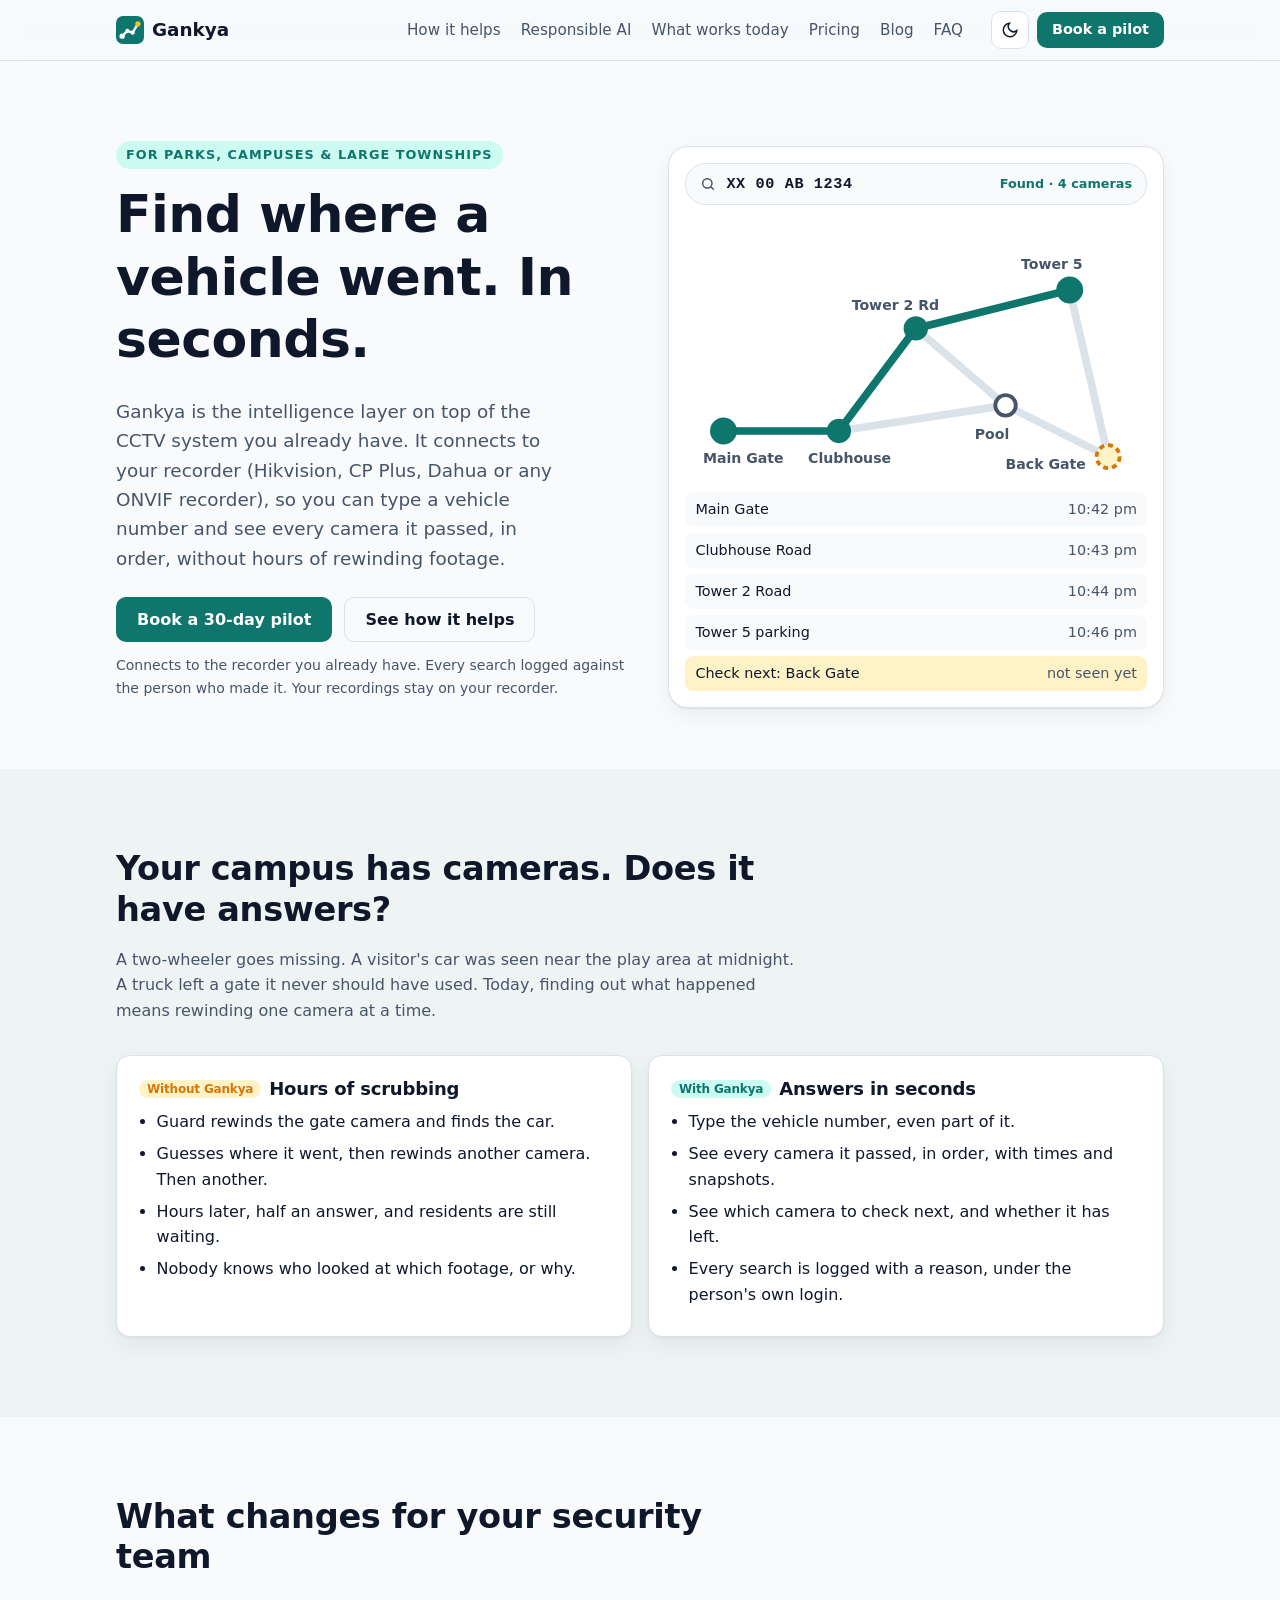
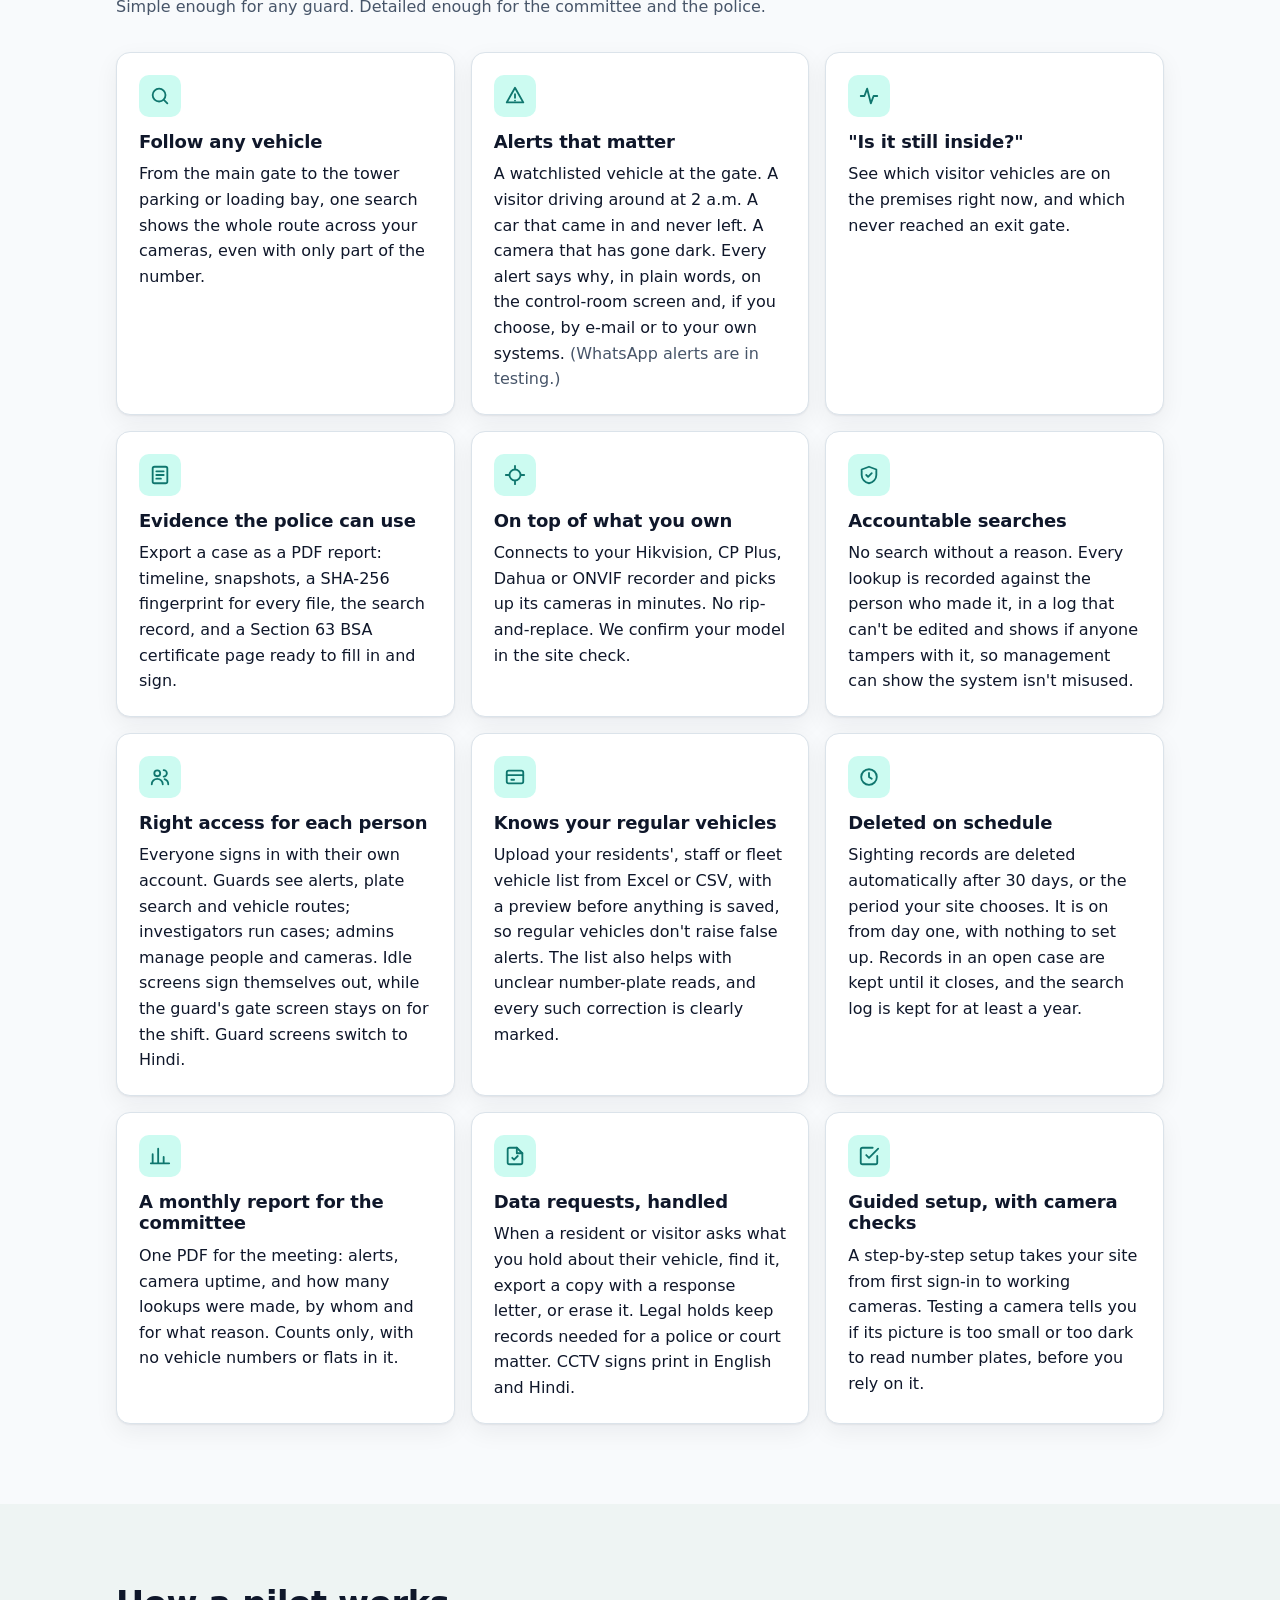
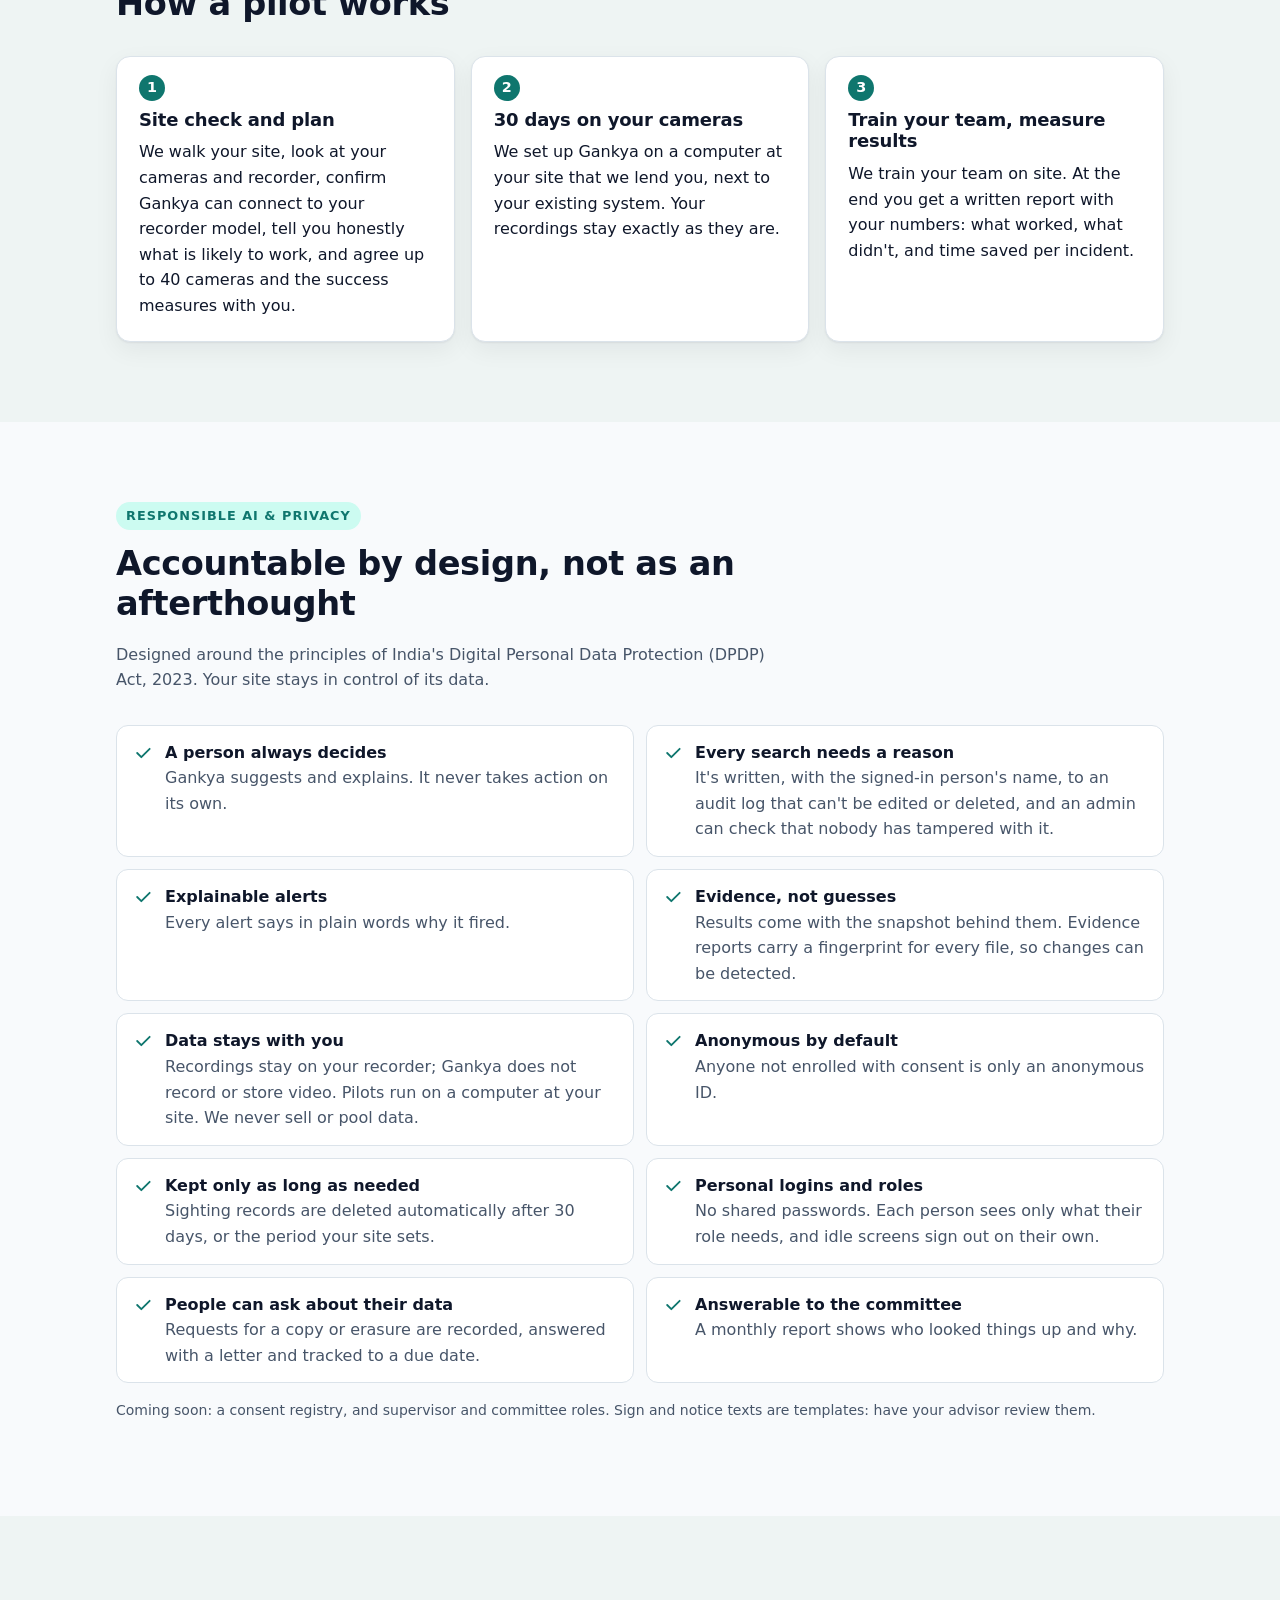
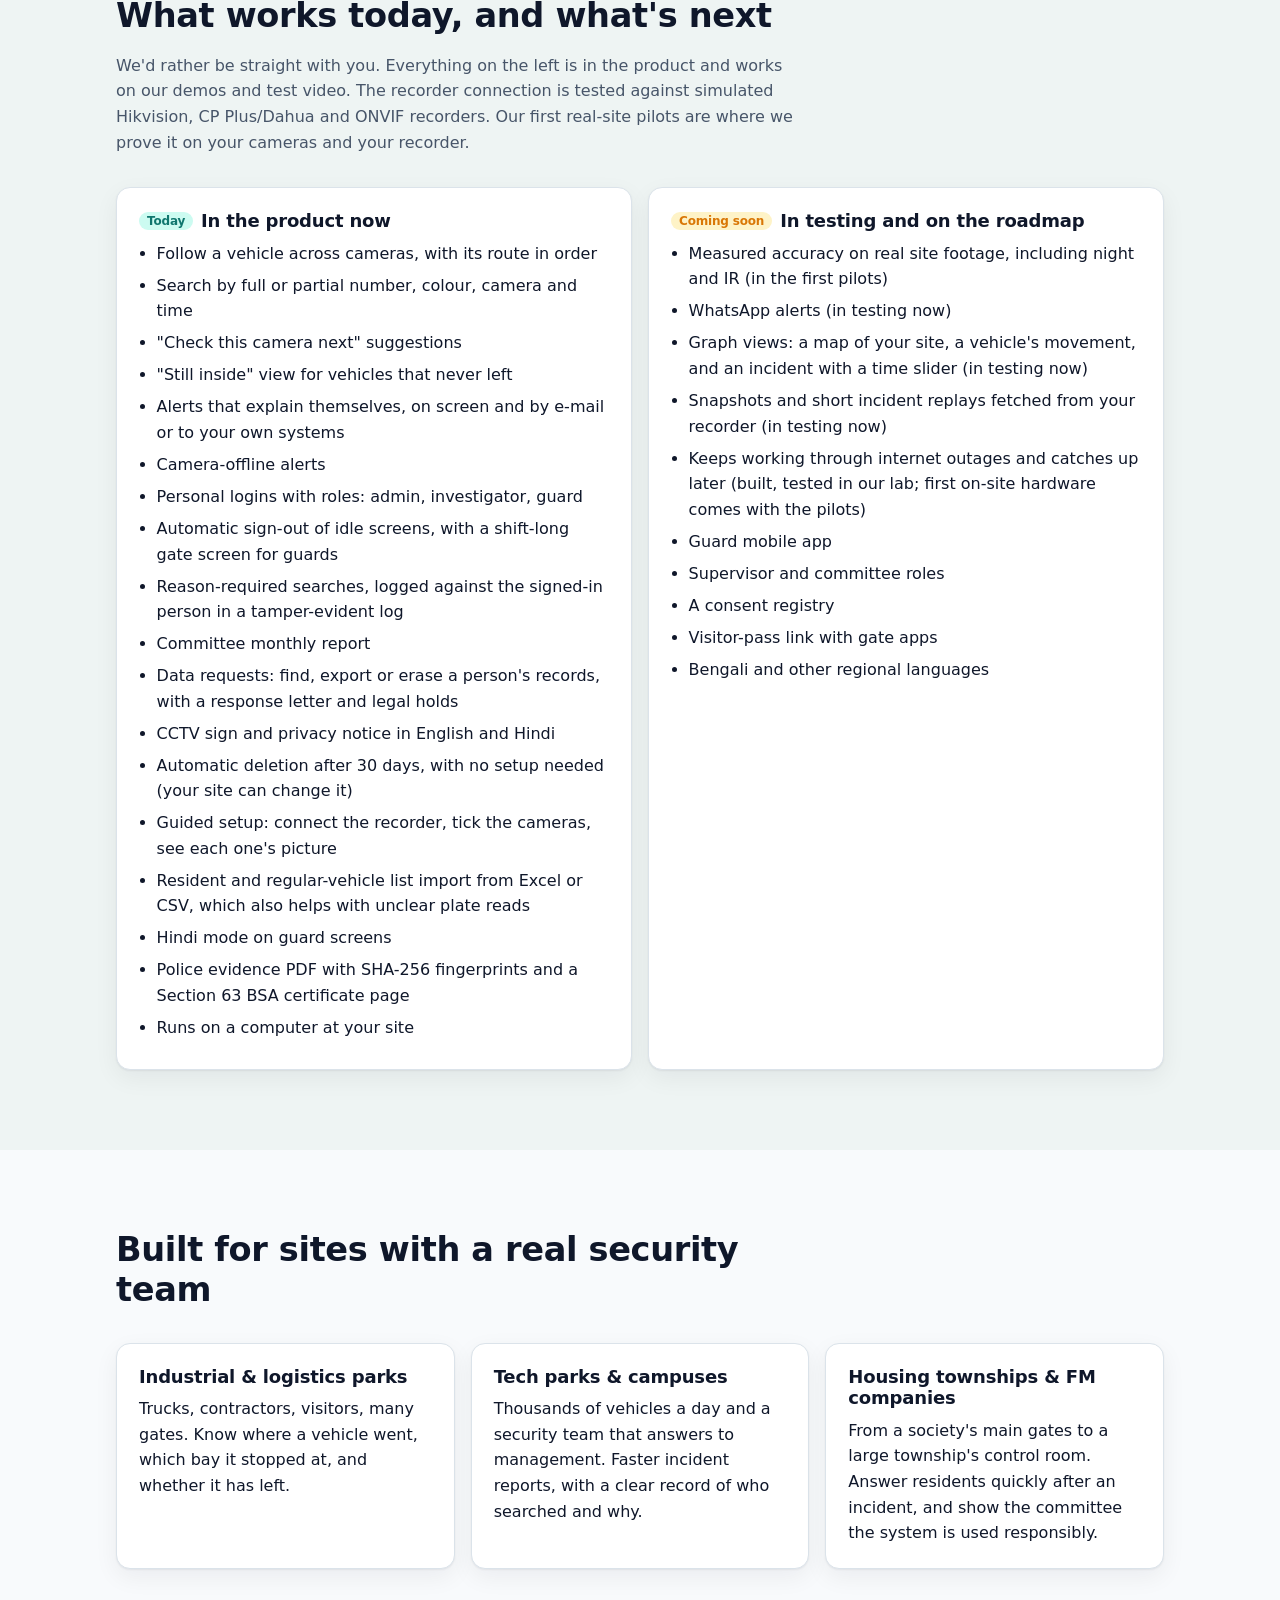
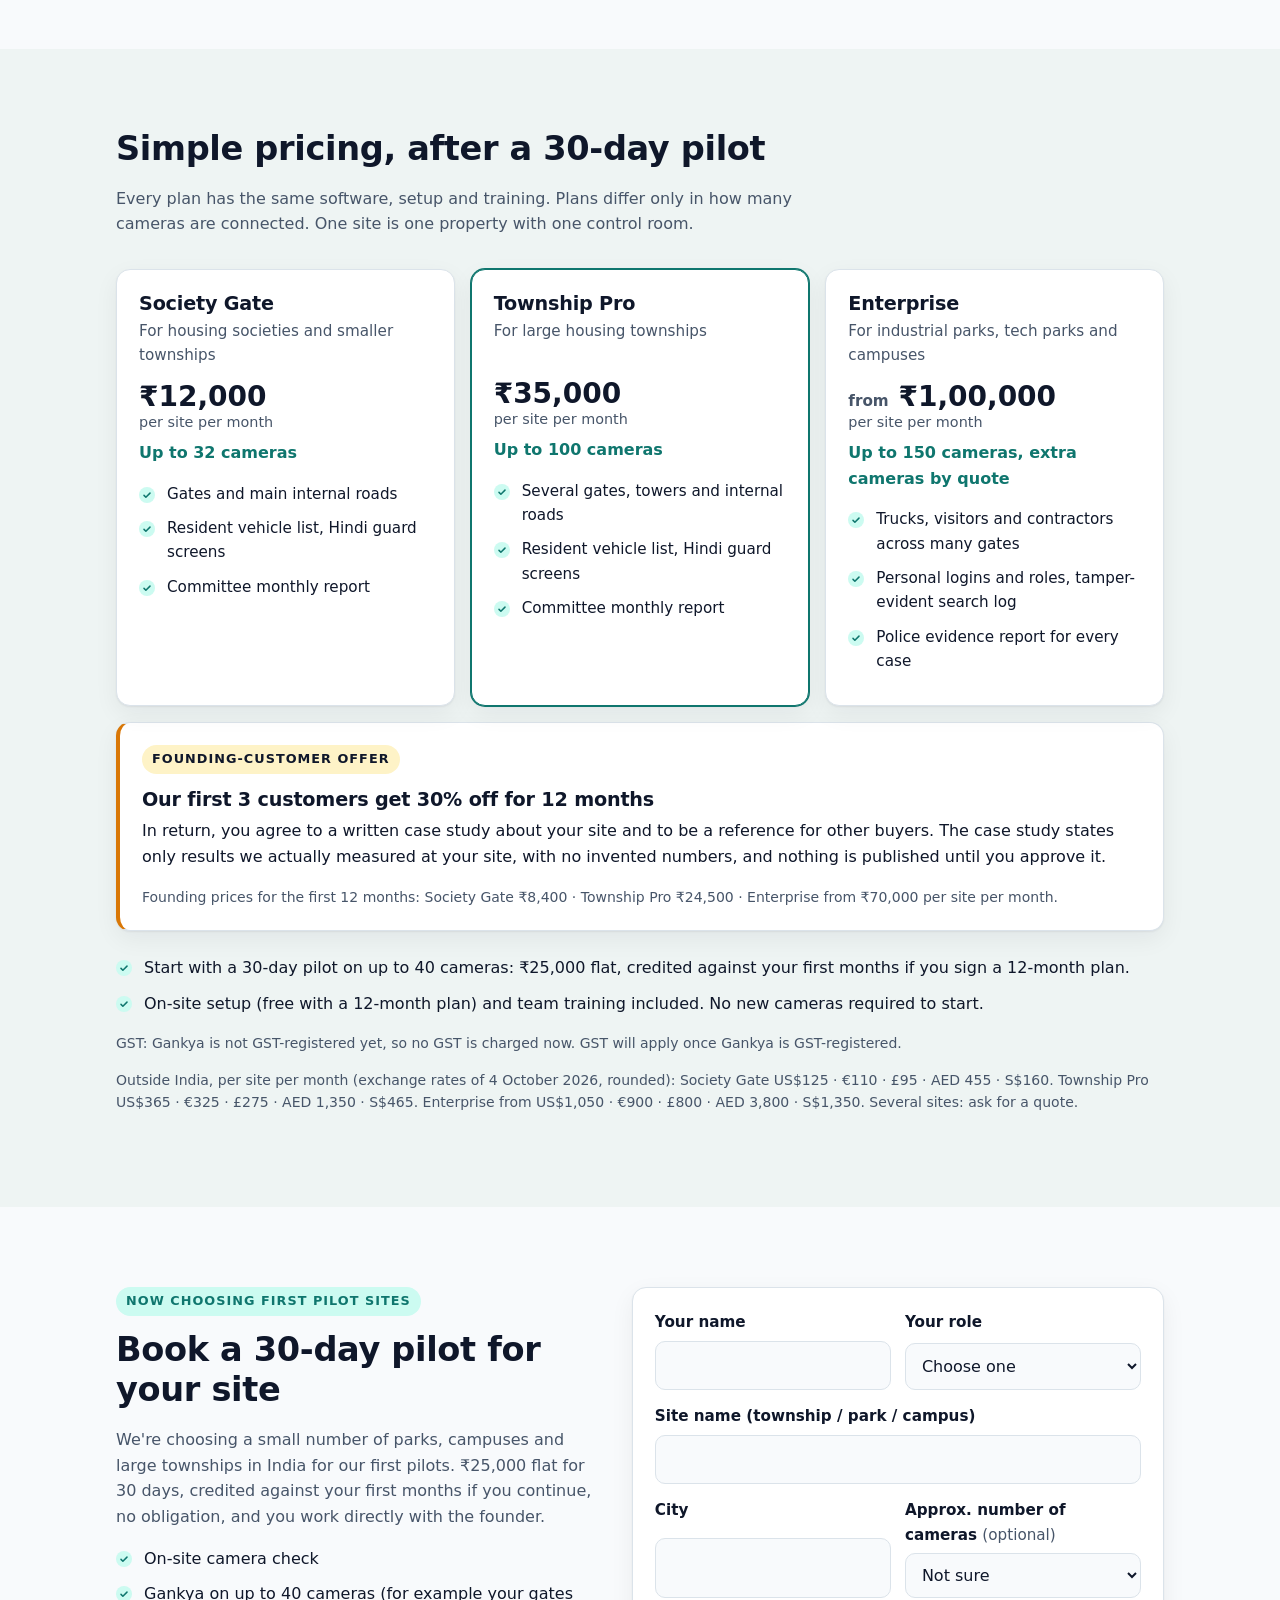
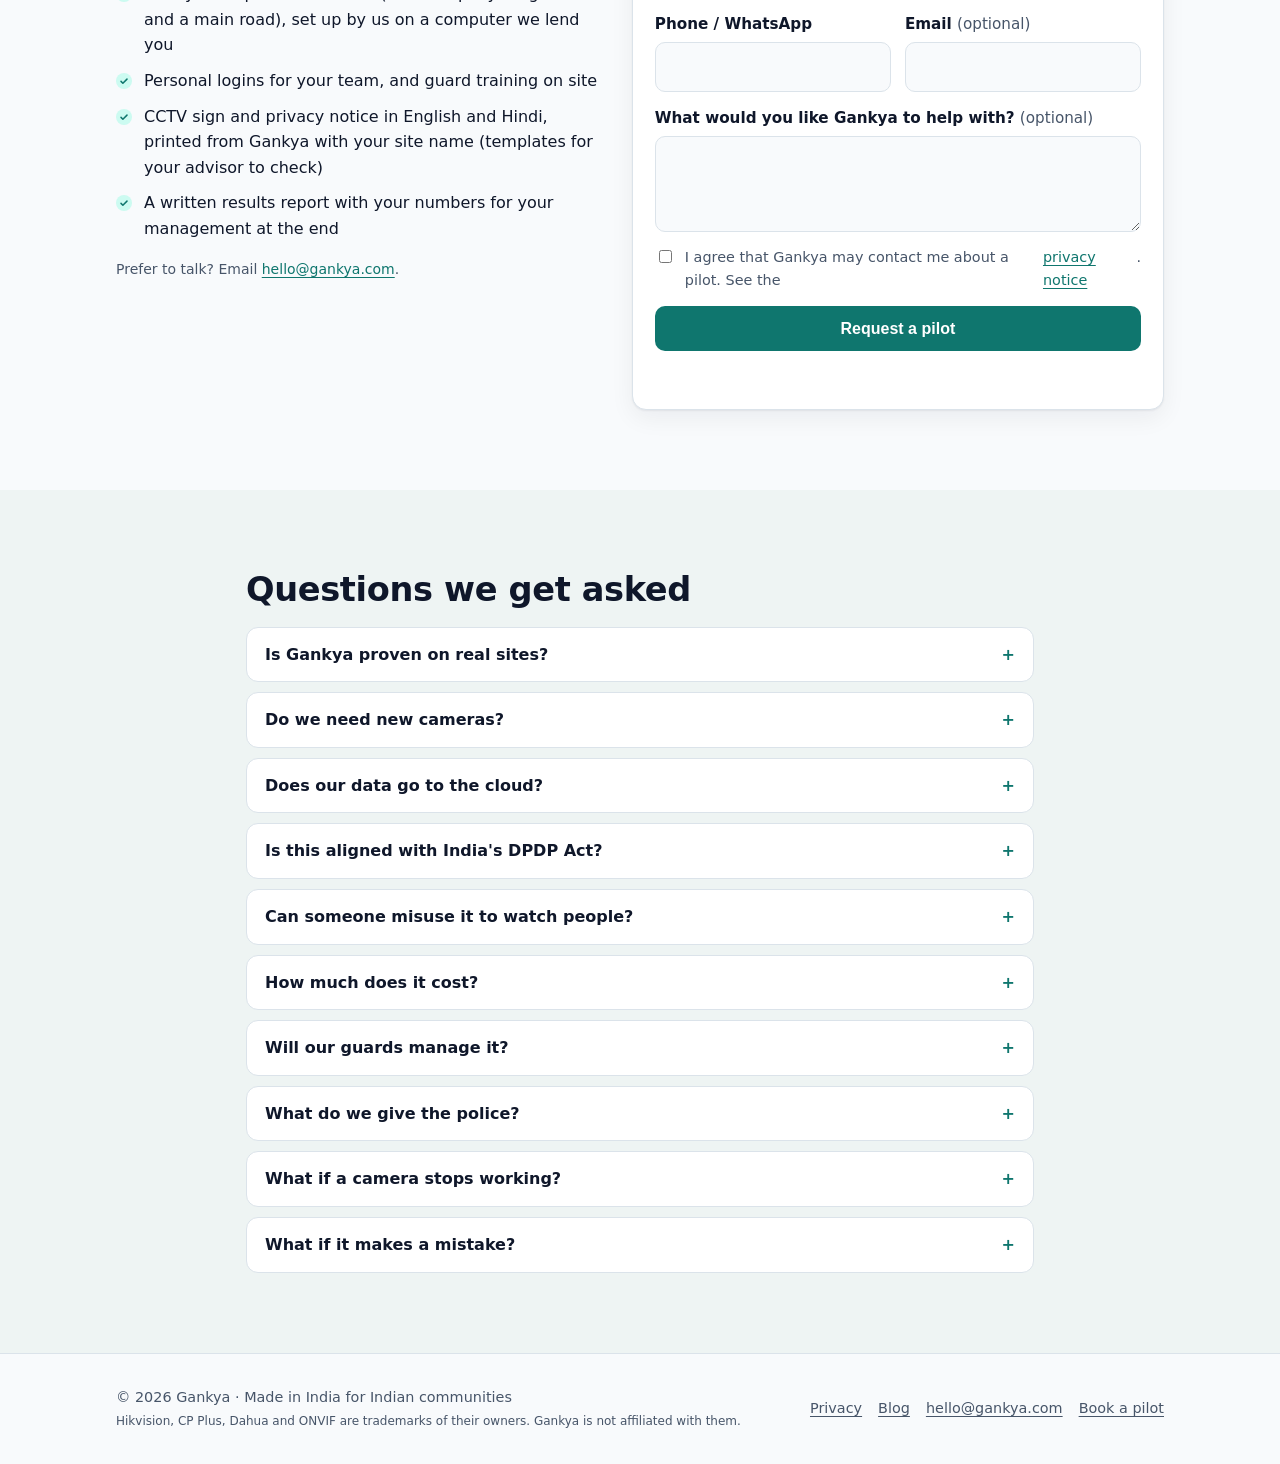
<file: index.html>
<!doctype html>
<html lang="en-IN">
<head>
  <meta charset="utf-8">
  <meta name="viewport" content="width=device-width, initial-scale=1">
  <title>Gankya: find where a vehicle went in seconds</title>
  <meta name="description" content="Gankya is the intelligence layer on top of the CCTV system you already have (Hikvision, CP Plus, Dahua or ONVIF): follow any vehicle from camera to camera in seconds, with every search logged. 30-day pilot on your own cameras.">
  <meta name="theme-color" content="#0f766e">
  <link rel="canonical" href="https://gankya.com/">
  <link rel="icon" href="favicon.svg" type="image/svg+xml">
  <meta property="og:type" content="website">
  <meta property="og:title" content="Gankya: find where it went, in seconds">
  <meta property="og:description" content="The intelligence layer on top of your existing CCTV: find where a vehicle went in seconds. Works with your Hikvision, CP Plus, Dahua or ONVIF recorder.">
  <meta property="og:url" content="https://gankya.com/">
  <meta name="twitter:card" content="summary">
  <link rel="stylesheet" href="styles.css">
  <script>
    // Apply the saved theme before first paint so the page doesn't flash.
    try { var t = localStorage.getItem('ct-theme'); if (t) document.documentElement.setAttribute('data-theme', t); } catch (e) {}
  </script>
  <script type="application/ld+json">
  {"@context":"https://schema.org","@type":"SoftwareApplication","name":"Gankya","applicationCategory":"SecurityApplication","operatingSystem":"Web","url":"https://gankya.com/","description":"The intelligence layer on top of the CCTV system a site already has: vehicle tracking across cameras, alerts and accountable investigations for large townships, industrial parks and campuses in India.","offers":[{"@type":"Offer","name":"Society Gate","price":"12000","priceCurrency":"INR","description":"Per site per month, up to 32 cameras. No GST charged while Gankya is not GST-registered."},{"@type":"Offer","name":"Township Pro","price":"35000","priceCurrency":"INR","description":"Per site per month, up to 100 cameras. No GST charged while Gankya is not GST-registered."},{"@type":"Offer","name":"Enterprise","price":"100000","priceCurrency":"INR","description":"From, per site per month, up to 150 cameras; extra cameras by quote. No GST charged while Gankya is not GST-registered."}]}
  </script>
</head>
<body>
<a class="skip" href="#main">Skip to content</a>

<header class="site-header">
  <div class="wrap">
    <a class="logo" href="#top" aria-label="Gankya home">
      <svg viewBox="0 0 32 32" aria-hidden="true"><rect width="32" height="32" rx="8" fill="#0f766e"/><path d="M7 23 L13 17 L19 19 L25 9" fill="none" stroke="#fff" stroke-width="2.6" stroke-linecap="round" stroke-linejoin="round"/><circle cx="7" cy="23" r="3" fill="#fff"/><circle cx="13" cy="17" r="2.4" fill="#fff"/><circle cx="19" cy="19" r="2.4" fill="#fff"/><circle cx="25" cy="9" r="3" fill="#fbbf24"/></svg>
      Gankya
    </a>
    <nav class="nav" aria-label="Main">
      <a href="#how">How it helps</a>
      <a href="#responsible">Responsible AI</a>
      <a href="#status">What works today</a>
      <a href="#pricing">Pricing</a>
      <a href="blog/">Blog</a>
      <a href="#faq">FAQ</a>
    </nav>
    <div class="header-actions">
      <button class="theme-toggle" type="button" aria-label="Switch light or dark theme" id="themeToggle">
        <svg viewBox="0 0 24 24" fill="none" stroke="currentColor" stroke-width="2" stroke-linecap="round" aria-hidden="true"><path d="M21 12.8A9 9 0 1 1 11.2 3a7 7 0 0 0 9.8 9.8z"/></svg>
      </button>
      <a class="btn btn-primary btn-sm" href="#pilot">Book a pilot</a>
    </div>
  </div>
</header>

<main id="main">
  <!-- HERO -->
  <div class="hero" id="top">
    <div class="wrap">
      <div>
        <span class="eyebrow">For parks, campuses &amp; large townships</span>
        <h1>Find where a vehicle went. In seconds.</h1>
        <p class="lede">Gankya is the intelligence layer on top of the CCTV system you already have. It connects to your recorder (Hikvision, CP Plus, Dahua or any ONVIF recorder), so you can type a vehicle number and see every camera it passed, in order, without hours of rewinding footage.</p>
        <div class="cta-row">
          <a class="btn btn-primary" href="#pilot">Book a 30-day pilot</a>
          <a class="btn btn-ghost" href="#how">See how it helps</a>
        </div>
        <p class="fine">Connects to the recorder you already have. Every search logged against the person who made it. Your recordings stay on your recorder.</p>
      </div>

      <!-- Abstract illustration: not a real screen, no real data -->
      <div class="illus" role="img" aria-label="Illustration (not real data): searching a vehicle number shows its route across five cameras, from the main gate to Tower 5.">
        <div class="search-pill">
          <svg viewBox="0 0 24 24" fill="none" stroke="currentColor" stroke-width="2.2" stroke-linecap="round" aria-hidden="true"><circle cx="11" cy="11" r="7"/><path d="M20 20l-3.5-3.5"/></svg>
          <span class="plate">XX 00 AB 1234</span>
          <span class="found">Found · 4 cameras</span>
        </div>
        <svg class="map-svg" viewBox="0 0 360 214" aria-hidden="true">
          <path class="road" d="M30 170 L120 170 L180 90 L300 60"/>
          <path class="road" d="M120 170 L250 150 L330 190"/>
          <path class="road" d="M180 90 L250 150"/>
          <path class="road" d="M300 60 L330 190"/>
          <path class="trail" d="M30 170 L120 170 L180 90 L300 60"/>
          <circle class="cam on" cx="30" cy="170" r="9"/>
          <circle class="cam on" cx="120" cy="170" r="8"/>
          <circle class="cam on" cx="180" cy="90" r="8"/>
          <circle class="cam on" cx="300" cy="60" r="9"/>
          <circle class="cam" cx="250" cy="150" r="8"/>
          <circle class="cam next" cx="330" cy="190" r="9"/>
          <text x="14" y="195">Main Gate</text>
          <text x="96" y="195">Clubhouse</text>
          <text x="130" y="76">Tower 2 Rd</text>
          <text x="262" y="44">Tower 5</text>
          <text x="226" y="176">Pool</text>
          <text x="250" y="200">Back Gate</text>
        </svg>
        <ol class="timeline">
          <li><span>Main Gate</span><span>10:42 pm</span></li>
          <li><span>Clubhouse Road</span><span>10:43 pm</span></li>
          <li><span>Tower 2 Road</span><span>10:44 pm</span></li>
          <li><span>Tower 5 parking</span><span>10:46 pm</span></li>
          <li class="next"><span>Check next: Back Gate</span><span>not seen yet</span></li>
        </ol>
      </div>
    </div>
  </div>

  <!-- PROBLEM / BEFORE-AFTER -->
  <section class="alt" aria-labelledby="problem-h">
    <div class="wrap">
      <div class="section-head">
        <h2 id="problem-h">Your campus has cameras. Does it have answers?</h2>
        <p class="muted">A two-wheeler goes missing. A visitor's car was seen near the play area at midnight. A truck left a gate it never should have used. Today, finding out what happened means rewinding one camera at a time.</p>
      </div>
      <div class="grid grid-2 compare">
        <div class="card">
          <h3><span class="tag tag-bad">Without Gankya</span> Hours of scrubbing</h3>
          <ul>
            <li>Guard rewinds the gate camera and finds the car.</li>
            <li>Guesses where it went, then rewinds another camera. Then another.</li>
            <li>Hours later, half an answer, and residents are still waiting.</li>
            <li>Nobody knows who looked at which footage, or why.</li>
          </ul>
        </div>
        <div class="card">
          <h3><span class="tag tag-good">With Gankya</span> Answers in seconds</h3>
          <ul>
            <li>Type the vehicle number, even part of it.</li>
            <li>See every camera it passed, in order, with times and snapshots.</li>
            <li>See which camera to check next, and whether it has left.</li>
            <li>Every search is logged with a reason, under the person's own login.</li>
          </ul>
        </div>
      </div>
    </div>
  </section>

  <!-- HOW IT HELPS -->
  <section id="how" aria-labelledby="how-h">
    <div class="wrap">
      <div class="section-head">
        <h2 id="how-h">What changes for your security team</h2>
        <p class="muted">Simple enough for any guard. Detailed enough for the committee and the police.</p>
      </div>
      <div class="grid grid-3">
        <div class="card">
          <div class="icon"><svg viewBox="0 0 24 24" fill="none" stroke="currentColor" stroke-width="2" stroke-linecap="round" stroke-linejoin="round" aria-hidden="true"><circle cx="11" cy="11" r="7"/><path d="M20 20l-3.5-3.5"/></svg></div>
          <h3>Follow any vehicle</h3>
          <p>From the main gate to the tower parking or loading bay, one search shows the whole route across your cameras, even with only part of the number.</p>
        </div>
        <div class="card">
          <div class="icon"><svg viewBox="0 0 24 24" fill="none" stroke="currentColor" stroke-width="2" stroke-linecap="round" stroke-linejoin="round" aria-hidden="true"><path d="M12 3l9 16H3z"/><path d="M12 10v4M12 17h.01"/></svg></div>
          <h3>Alerts that matter</h3>
          <p>A watchlisted vehicle at the gate. A visitor driving around at 2 a.m. A car that came in and never left. A camera that has gone dark. Every alert says why, in plain words, on the control-room screen and, if you choose, by e-mail or to your own systems. <span class="muted">(WhatsApp alerts are in testing.)</span></p>
        </div>
        <div class="card">
          <div class="icon"><svg viewBox="0 0 24 24" fill="none" stroke="currentColor" stroke-width="2" stroke-linecap="round" stroke-linejoin="round" aria-hidden="true"><path d="M3 12h4l3-8 4 16 3-8h4"/></svg></div>
          <h3>"Is it still inside?"</h3>
          <p>See which visitor vehicles are on the premises right now, and which never reached an exit gate.</p>
        </div>
        <div class="card">
          <div class="icon"><svg viewBox="0 0 24 24" fill="none" stroke="currentColor" stroke-width="2" stroke-linecap="round" stroke-linejoin="round" aria-hidden="true"><rect x="4" y="3" width="16" height="18" rx="2"/><path d="M8 8h8M8 12h8M8 16h5"/></svg></div>
          <h3>Evidence the police can use</h3>
          <p>Export a case as a PDF report: timeline, snapshots, a SHA-256 fingerprint for every file, the search record, and a Section 63 BSA certificate page ready to fill in and sign.</p>
        </div>
        <div class="card">
          <div class="icon"><svg viewBox="0 0 24 24" fill="none" stroke="currentColor" stroke-width="2" stroke-linecap="round" stroke-linejoin="round" aria-hidden="true"><path d="M2 12h3M19 12h3M12 2v3M12 19v3"/><circle cx="12" cy="12" r="6"/></svg></div>
          <h3>On top of what you own</h3>
          <p>Connects to your Hikvision, CP Plus, Dahua or ONVIF recorder and picks up its cameras in minutes. No rip-and-replace. We confirm your model in the site check.</p>
        </div>
        <div class="card">
          <div class="icon"><svg viewBox="0 0 24 24" fill="none" stroke="currentColor" stroke-width="2" stroke-linecap="round" stroke-linejoin="round" aria-hidden="true"><path d="M12 3l8 3v6c0 4.5-3.4 8.3-8 9-4.6-.7-8-4.5-8-9V6z"/><path d="M9 12l2 2 4-4"/></svg></div>
          <h3>Accountable searches</h3>
          <p>No search without a reason. Every lookup is recorded against the person who made it, in a log that can't be edited and shows if anyone tampers with it, so management can show the system isn't misused.</p>
        </div>
        <div class="card">
          <div class="icon"><svg viewBox="0 0 24 24" fill="none" stroke="currentColor" stroke-width="2" stroke-linecap="round" stroke-linejoin="round" aria-hidden="true"><circle cx="9" cy="8" r="3.2"/><path d="M3 20c0-3.3 2.7-6 6-6s6 2.7 6 6"/><path d="M16 4.5a3.2 3.2 0 0 1 0 7M21 20c0-2.6-1.7-4.9-4-5.7"/></svg></div>
          <h3>Right access for each person</h3>
          <p>Everyone signs in with their own account. Guards see alerts, plate search and vehicle routes; investigators run cases; admins manage people and cameras. Idle screens sign themselves out, while the guard's gate screen stays on for the shift. Guard screens switch to Hindi.</p>
        </div>
        <div class="card">
          <div class="icon"><svg viewBox="0 0 24 24" fill="none" stroke="currentColor" stroke-width="2" stroke-linecap="round" stroke-linejoin="round" aria-hidden="true"><rect x="3" y="5" width="18" height="14" rx="2"/><path d="M3 10h18M8 15h3"/></svg></div>
          <h3>Knows your regular vehicles</h3>
          <p>Upload your residents', staff or fleet vehicle list from Excel or CSV, with a preview before anything is saved, so regular vehicles don't raise false alerts. The list also helps with unclear number-plate reads, and every such correction is clearly marked.</p>
        </div>
        <div class="card">
          <div class="icon"><svg viewBox="0 0 24 24" fill="none" stroke="currentColor" stroke-width="2" stroke-linecap="round" stroke-linejoin="round" aria-hidden="true"><circle cx="12" cy="12" r="8.5"/><path d="M12 7.5V12l3 2"/></svg></div>
          <h3>Deleted on schedule</h3>
          <p>Sighting records are deleted automatically after 30 days, or the period your site chooses. It is on from day one, with nothing to set up. Records in an open case are kept until it closes, and the search log is kept for at least a year.</p>
        </div>
        <div class="card">
          <div class="icon"><svg viewBox="0 0 24 24" fill="none" stroke="currentColor" stroke-width="2" stroke-linecap="round" stroke-linejoin="round" aria-hidden="true"><path d="M4 20V10M10 20V4M16 20v-7M22 20H2"/></svg></div>
          <h3>A monthly report for the committee</h3>
          <p>One PDF for the meeting: alerts, camera uptime, and how many lookups were made, by whom and for what reason. Counts only, with no vehicle numbers or flats in it.</p>
        </div>
        <div class="card">
          <div class="icon"><svg viewBox="0 0 24 24" fill="none" stroke="currentColor" stroke-width="2" stroke-linecap="round" stroke-linejoin="round" aria-hidden="true"><path d="M14 3H6a2 2 0 0 0-2 2v14a2 2 0 0 0 2 2h12a2 2 0 0 0 2-2V9z"/><path d="M14 3v6h6M9 14l2 2 4-4"/></svg></div>
          <h3>Data requests, handled</h3>
          <p>When a resident or visitor asks what you hold about their vehicle, find it, export a copy with a response letter, or erase it. Legal holds keep records needed for a police or court matter. CCTV signs print in English and Hindi.</p>
        </div>
        <div class="card">
          <div class="icon"><svg viewBox="0 0 24 24" fill="none" stroke="currentColor" stroke-width="2" stroke-linecap="round" stroke-linejoin="round" aria-hidden="true"><path d="M9 11l3 3L22 4"/><path d="M21 12v7a2 2 0 0 1-2 2H5a2 2 0 0 1-2-2V5a2 2 0 0 1 2-2h11"/></svg></div>
          <h3>Guided setup, with camera checks</h3>
          <p>A step-by-step setup takes your site from first sign-in to working cameras. Testing a camera tells you if its picture is too small or too dark to read number plates, before you rely on it.</p>
        </div>
      </div>
    </div>
  </section>

  <!-- STEPS -->
  <section class="alt" aria-labelledby="steps-h">
    <div class="wrap">
      <div class="section-head">
        <h2 id="steps-h">How a pilot works</h2>
      </div>
      <div class="grid grid-3 steps">
        <div class="card"><h3>Site check and plan</h3><p>We walk your site, look at your cameras and recorder, confirm Gankya can connect to your recorder model, tell you honestly what is likely to work, and agree up to 40 cameras and the success measures with you.</p></div>
        <div class="card"><h3>30 days on your cameras</h3><p>We set up Gankya on a computer at your site that we lend you, next to your existing system. Your recordings stay exactly as they are.</p></div>
        <div class="card"><h3>Train your team, measure results</h3><p>We train your team on site. At the end you get a written report with your numbers: what worked, what didn't, and time saved per incident.</p></div>
      </div>
    </div>
  </section>

  <!-- RESPONSIBLE AI & PRIVACY (only claims true today; roadmap items labelled) -->
  <section id="responsible" aria-labelledby="responsible-h">
    <div class="wrap">
      <div class="section-head">
        <span class="eyebrow">Responsible AI &amp; privacy</span>
        <h2 id="responsible-h">Accountable by design, not as an afterthought</h2>
        <p class="muted">Designed around the principles of India's Digital Personal Data Protection (DPDP) Act, 2023. Your site stays in control of its data.</p>
      </div>
      <ul class="trust">
        <li><svg viewBox="0 0 24 24" fill="none" stroke="currentColor" stroke-width="2.2" stroke-linecap="round" stroke-linejoin="round" aria-hidden="true"><path d="M5 12l5 5L20 7"/></svg><div><strong>A person always decides</strong><span class="muted">Gankya suggests and explains. It never takes action on its own.</span></div></li>
        <li><svg viewBox="0 0 24 24" fill="none" stroke="currentColor" stroke-width="2.2" stroke-linecap="round" stroke-linejoin="round" aria-hidden="true"><path d="M5 12l5 5L20 7"/></svg><div><strong>Every search needs a reason</strong><span class="muted">It's written, with the signed-in person's name, to an audit log that can't be edited or deleted, and an admin can check that nobody has tampered with it.</span></div></li>
        <li><svg viewBox="0 0 24 24" fill="none" stroke="currentColor" stroke-width="2.2" stroke-linecap="round" stroke-linejoin="round" aria-hidden="true"><path d="M5 12l5 5L20 7"/></svg><div><strong>Explainable alerts</strong><span class="muted">Every alert says in plain words why it fired.</span></div></li>
        <li><svg viewBox="0 0 24 24" fill="none" stroke="currentColor" stroke-width="2.2" stroke-linecap="round" stroke-linejoin="round" aria-hidden="true"><path d="M5 12l5 5L20 7"/></svg><div><strong>Evidence, not guesses</strong><span class="muted">Results come with the snapshot behind them. Evidence reports carry a fingerprint for every file, so changes can be detected.</span></div></li>
        <li><svg viewBox="0 0 24 24" fill="none" stroke="currentColor" stroke-width="2.2" stroke-linecap="round" stroke-linejoin="round" aria-hidden="true"><path d="M5 12l5 5L20 7"/></svg><div><strong>Data stays with you</strong><span class="muted">Recordings stay on your recorder; Gankya does not record or store video. Pilots run on a computer at your site. We never sell or pool data.</span></div></li>
        <li><svg viewBox="0 0 24 24" fill="none" stroke="currentColor" stroke-width="2.2" stroke-linecap="round" stroke-linejoin="round" aria-hidden="true"><path d="M5 12l5 5L20 7"/></svg><div><strong>Anonymous by default</strong><span class="muted">Anyone not enrolled with consent is only an anonymous ID.</span></div></li>
        <li><svg viewBox="0 0 24 24" fill="none" stroke="currentColor" stroke-width="2.2" stroke-linecap="round" stroke-linejoin="round" aria-hidden="true"><path d="M5 12l5 5L20 7"/></svg><div><strong>Kept only as long as needed</strong><span class="muted">Sighting records are deleted automatically after 30 days, or the period your site sets.</span></div></li>
        <li><svg viewBox="0 0 24 24" fill="none" stroke="currentColor" stroke-width="2.2" stroke-linecap="round" stroke-linejoin="round" aria-hidden="true"><path d="M5 12l5 5L20 7"/></svg><div><strong>Personal logins and roles</strong><span class="muted">No shared passwords. Each person sees only what their role needs, and idle screens sign out on their own.</span></div></li>
        <li><svg viewBox="0 0 24 24" fill="none" stroke="currentColor" stroke-width="2.2" stroke-linecap="round" stroke-linejoin="round" aria-hidden="true"><path d="M5 12l5 5L20 7"/></svg><div><strong>People can ask about their data</strong><span class="muted">Requests for a copy or erasure are recorded, answered with a letter and tracked to a due date.</span></div></li>
        <li><svg viewBox="0 0 24 24" fill="none" stroke="currentColor" stroke-width="2.2" stroke-linecap="round" stroke-linejoin="round" aria-hidden="true"><path d="M5 12l5 5L20 7"/></svg><div><strong>Answerable to the committee</strong><span class="muted">A monthly report shows who looked things up and why.</span></div></li>
      </ul>
      <p class="fine" style="margin-top:16px">Coming soon: a consent registry, and supervisor and committee roles. Sign and notice texts are templates: have your advisor review them.</p>
    </div>
  </section>

  <!-- TODAY VS ROADMAP -->
  <section class="alt" id="status" aria-labelledby="status-h">
    <div class="wrap">
      <div class="section-head">
        <h2 id="status-h">What works today, and what's next</h2>
        <p class="muted">We'd rather be straight with you. Everything on the left is in the product and works on our demos and test video. The recorder connection is tested against simulated Hikvision, CP Plus/Dahua and ONVIF recorders. Our first real-site pilots are where we prove it on your cameras and your recorder.</p>
      </div>
      <div class="grid grid-2 compare">
        <div class="card">
          <h3><span class="tag tag-good">Today</span> In the product now</h3>
          <ul>
            <li>Follow a vehicle across cameras, with its route in order</li>
            <li>Search by full or partial number, colour, camera and time</li>
            <li>"Check this camera next" suggestions</li>
            <li>"Still inside" view for vehicles that never left</li>
            <li>Alerts that explain themselves, on screen and by e-mail or to your own systems</li>
            <li>Camera-offline alerts</li>
            <li>Personal logins with roles: admin, investigator, guard</li>
            <li>Automatic sign-out of idle screens, with a shift-long gate screen for guards</li>
            <li>Reason-required searches, logged against the signed-in person in a tamper-evident log</li>
            <li>Committee monthly report</li>
            <li>Data requests: find, export or erase a person's records, with a response letter and legal holds</li>
            <li>CCTV sign and privacy notice in English and Hindi</li>
            <li>Automatic deletion after 30 days, with no setup needed (your site can change it)</li>
            <li>Guided setup: connect the recorder, tick the cameras, see each one's picture</li>
            <li>Resident and regular-vehicle list import from Excel or CSV, which also helps with unclear plate reads</li>
            <li>Hindi mode on guard screens</li>
            <li>Police evidence PDF with SHA-256 fingerprints and a Section 63 BSA certificate page</li>
            <li>Runs on a computer at your site</li>
          </ul>
        </div>
        <div class="card">
          <h3><span class="tag tag-bad">Coming soon</span> In testing and on the roadmap</h3>
          <ul>
            <li>Measured accuracy on real site footage, including night and IR (in the first pilots)</li>
            <li>WhatsApp alerts (in testing now)</li>
            <li>Graph views: a map of your site, a vehicle's movement, and an incident with a time slider (in testing now)</li>
            <li>Snapshots and short incident replays fetched from your recorder (in testing now)</li>
            <li>Keeps working through internet outages and catches up later (built, tested in our lab; first on-site hardware comes with the pilots)</li>
            <li>Guard mobile app</li>
            <li>Supervisor and committee roles</li>
            <li>A consent registry</li>
            <li>Visitor-pass link with gate apps</li>
            <li>Bengali and other regional languages</li>
          </ul>
        </div>
      </div>
    </div>
  </section>

  <!-- WHO -->
  <section aria-labelledby="who-h">
    <div class="wrap">
      <div class="section-head"><h2 id="who-h">Built for sites with a real security team</h2></div>
      <div class="grid grid-3">
        <div class="card"><h3>Industrial &amp; logistics parks</h3><p>Trucks, contractors, visitors, many gates. Know where a vehicle went, which bay it stopped at, and whether it has left.</p></div>
        <div class="card"><h3>Tech parks &amp; campuses</h3><p>Thousands of vehicles a day and a security team that answers to management. Faster incident reports, with a clear record of who searched and why.</p></div>
        <div class="card"><h3>Housing townships &amp; FM companies</h3><p>From a society's main gates to a large township's control room. Answer residents quickly after an incident, and show the committee the system is used responsibly.</p></div>
      </div>
    </div>
  </section>

  <!-- PRICING (source of truth: sales/01-price-sheet.md v2.0) -->
  <section class="alt" id="pricing" aria-labelledby="pricing-h">
    <div class="wrap">
      <div class="section-head">
        <h2 id="pricing-h">Simple pricing, after a 30-day pilot</h2>
        <p class="muted">Every plan has the same software, setup and training. Plans differ only in how many cameras are connected. One site is one property with one control room.</p>
      </div>
      <div class="plans">
        <article class="card plan" aria-labelledby="plan-sg">
          <h3 id="plan-sg">Society Gate</h3>
          <p class="plan-for">For housing societies and smaller townships</p>
          <p class="plan-price">₹12,000 <span>per site per month</span></p>
          <p class="plan-cams">Up to 32 cameras</p>
          <ul class="checks">
            <li>Gates and main internal roads</li>
            <li>Resident vehicle list, Hindi guard screens</li>
            <li>Committee monthly report</li>
          </ul>
        </article>
        <article class="card plan plan-mid" aria-labelledby="plan-tp">
          <h3 id="plan-tp">Township Pro</h3>
          <p class="plan-for">For large housing townships</p>
          <p class="plan-price">₹35,000 <span>per site per month</span></p>
          <p class="plan-cams">Up to 100 cameras</p>
          <ul class="checks">
            <li>Several gates, towers and internal roads</li>
            <li>Resident vehicle list, Hindi guard screens</li>
            <li>Committee monthly report</li>
          </ul>
        </article>
        <article class="card plan" aria-labelledby="plan-en">
          <h3 id="plan-en">Enterprise</h3>
          <p class="plan-for">For industrial parks, tech parks and campuses</p>
          <p class="plan-price"><small>from</small> ₹1,00,000 <span>per site per month</span></p>
          <p class="plan-cams">Up to 150 cameras, extra cameras by quote</p>
          <ul class="checks">
            <li>Trucks, visitors and contractors across many gates</li>
            <li>Personal logins and roles, tamper-evident search log</li>
            <li>Police evidence report for every case</li>
          </ul>
        </article>
      </div>

      <div class="card founding" aria-labelledby="founding-h">
        <span class="eyebrow">Founding-customer offer</span>
        <h3 id="founding-h">Our first 3 customers get 30% off for 12 months</h3>
        <p>In return, you agree to a written case study about your site and to be a reference for other buyers. The case study states only results we actually measured at your site, with no invented numbers, and nothing is published until you approve it.</p>
        <p class="fine">Founding prices for the first 12 months: Society Gate ₹8,400 · Township Pro ₹24,500 · Enterprise from ₹70,000 per site per month.</p>
      </div>

      <ul class="checks plan-notes">
        <li>Start with a 30-day pilot on up to 40 cameras: ₹25,000 flat, credited against your first months if you sign a 12-month plan.</li>
        <li>On-site setup (free with a 12-month plan) and team training included. No new cameras required to start.</li>
      </ul>
      <p class="fine">GST: Gankya is not GST-registered yet, so no GST is charged now. GST will apply once Gankya is GST-registered.</p>
      <p class="fine">Outside India, per site per month (exchange rates of 4 October 2026, rounded): Society Gate US$125 · €110 · £95 · AED 455 · S$160. Township Pro US$365 · €325 · £275 · AED 1,350 · S$465. Enterprise from US$1,050 · €900 · £800 · AED 3,800 · S$1,350. Several sites: ask for a quote.</p>
    </div>
  </section>
  <!-- PILOT + FORM -->
  <section class="pilot" id="pilot" aria-labelledby="pilot-h">
    <div class="wrap">
      <div>
        <span class="eyebrow">Now choosing first pilot sites</span>
        <h2 id="pilot-h">Book a 30-day pilot for your site</h2>
        <p class="muted">We're choosing a small number of parks, campuses and large townships in India for our first pilots. ₹25,000 flat for 30 days, credited against your first months if you continue, no obligation, and you work directly with the founder.</p>
        <ul class="checks">
          <li>On-site camera check</li>
          <li>Gankya on up to 40 cameras (for example your gates and a main road), set up by us on a computer we lend you</li>
          <li>Personal logins for your team, and guard training on site</li>
          <li>CCTV sign and privacy notice in English and Hindi, printed from Gankya with your site name (templates for your advisor to check)</li>
          <li>A written results report with your numbers for your management at the end</li>
        </ul>
        <p class="fine">Prefer to talk? Email <a href="mailto:hello@gankya.com">hello@gankya.com</a>.</p>
      </div>

      <div class="card">
        <!--
          FORM BACKEND: set data-endpoint to your free form service URL (see site/README.md).
          While it still says YOUR_FORM_ID, the form opens the visitor's email app instead (mailto fallback).
          Without JavaScript the browser's native mailto form submission is used.
        -->
        <form id="pilotForm" action="mailto:hello@gankya.com?subject=Gankya%20pilot%20request" method="post" enctype="text/plain"
              data-endpoint="" novalidate>
          <div class="row-2">
            <div class="field"><label for="name">Your name</label><input id="name" name="name" autocomplete="name" required></div>
            <div class="field"><label for="role">Your role</label>
              <select id="role" name="role" required>
                <option value="">Choose one</option>
                <option>RWA / apex body member</option>
                <option>Facility / estate manager</option>
                <option>Security head / supervisor</option>
                <option>Industrial or logistics park management</option>
                <option>Tech park / SEZ management</option>
                <option>Campus / hospital administration</option>
                <option>Builder / developer</option>
                <option>CCTV installer (partner)</option>
                <option>Resident</option>
                <option>Other</option>
              </select>
            </div>
          </div>
          <div class="field"><label for="society">Site name (township / park / campus)</label><input id="society" name="society" required></div>
          <div class="row-2">
            <div class="field"><label for="city">City</label><input id="city" name="city" autocomplete="address-level2" required></div>
            <div class="field"><label for="cameras">Approx. number of cameras <span class="opt">(optional)</span></label>
              <select id="cameras" name="cameras">
                <option value="">Not sure</option>
                <option>Up to 32</option>
                <option>33 to 100</option>
                <option>101 to 150</option>
                <option>More than 150</option>
              </select>
            </div>
          </div>
          <div class="row-2">
            <div class="field"><label for="phone">Phone / WhatsApp</label><input id="phone" name="phone" type="tel" autocomplete="tel" inputmode="tel" required></div>
            <div class="field"><label for="email">Email <span class="opt">(optional)</span></label><input id="email" name="email" type="email" autocomplete="email"></div>
          </div>
          <div class="field"><label for="message">What would you like Gankya to help with? <span class="opt">(optional)</span></label><textarea id="message" name="message"></textarea></div>
          <input class="hp" type="text" name="_gotcha" tabindex="-1" autocomplete="off" aria-hidden="true">
          <label class="consent"><input type="checkbox" name="consent" value="yes" required> I agree that Gankya may contact me about a pilot. See the <a href="privacy.html">privacy notice</a>.</label>
          <button class="btn btn-primary" type="submit">Request a pilot</button>
          <p class="form-status" id="formStatus" role="status" aria-live="polite"></p>
        </form>
      </div>
    </div>
  </section>

  <!-- FAQ -->
  <section class="alt" id="faq" aria-labelledby="faq-h">
    <div class="wrap" style="max-width:820px">
      <h2 id="faq-h">Questions we get asked</h2>
      <details><summary>Is Gankya proven on real sites?</summary><p>Not yet, and we won't pretend otherwise. It works on our demos and test video, and the recorder connection is tested against simulated recorders. Our first pilots will verify it on your real recorder and measure how it performs on real site cameras, including at night. That's why we start with a short pilot, and the report gives you your own numbers, good or bad.</p></details>
      <details><summary>Do we need new cameras?</summary><p>No. Gankya connects to the recorder you already have (Hikvision, CP Plus, Dahua or any ONVIF recorder) and adds the intelligence on top. The site check and pilot confirm your model and which cameras work best.</p></details>
      <details><summary>Does our data go to the cloud?</summary><p>Your recordings stay on your own recorder; Gankya does not record or store video. For pilots we run Gankya on a computer at your site, so its records (sightings and small snapshots) stay with you too. Incident replay is in testing: when someone replays an incident, the site computer fetches that short clip from your recorder and deletes it within 15 minutes. We never sell or pool data between customers.</p></details>
      <details><summary>Is this aligned with India's DPDP Act?</summary><p>Gankya is designed around DPDP Act principles: a clear purpose, consent for anyone enrolled, minimal data, personal logins, a tamper-evident access log, and automatic deletion after a retention period your site sets (30 days by default). When someone asks for a copy or erasure of their data, you can find, export or erase it in the product, with a response letter. Your site stays in charge of its data, and we act on your instructions. A consent registry is coming soon. We suggest a quick review with your own advisor.</p></details>
      <details><summary>Can someone misuse it to watch people?</summary><p>It's harder to misuse than plain CCTV. Everyone has their own login, every search needs a reason, and it goes into a log that can't be edited and shows if anyone tampers with it, so management can see exactly who searched for what, when and why. The committee gets a monthly summary. Guards can't open people's profiles or cases at all.</p></details>
      <details><summary>How much does it cost?</summary><p>There are three plans, per site per month: Society Gate ₹12,000 for up to 32 cameras, Township Pro ₹35,000 for up to 100 cameras, and Enterprise from ₹1,00,000 for up to 150 cameras (extra cameras by quote). Our first 3 customers get 30% off for 12 months in return for a case study and a reference. The 30-day pilot is ₹25,000 flat, credited against your first months if you sign a 12-month plan. Gankya is not GST-registered yet, so no GST is charged now; GST will apply once Gankya is GST-registered. We'll confirm a written quote for your site after the site check.</p></details>
      <details><summary>Will our guards manage it?</summary><p>Searching is a single box: type a number, see the trail. Each guard has their own login, and guard screens switch between English and Hindi. We train your team on site during the pilot.</p></details>
      <details><summary>What do we give the police?</summary><p>A case exports as a PDF report with the timeline, snapshots, a SHA-256 fingerprint for every file and the search record, plus a blank certificate page under Section 63 of the Bharatiya Sakshya Adhiniyam, 2023, for you to fill in and sign. Please have your lawyer check the certificate wording before you rely on it.</p></details>
      <details><summary>What if a camera stops working?</summary><p>The control-room screen shows a "camera offline" alert when a connected camera goes quiet, so a dead camera doesn't go unnoticed for weeks. The alert can also go out by e-mail or to your own systems. WhatsApp alerts are in testing.</p></details>
      <details><summary>What if it makes a mistake?</summary><p>Every result comes with the camera snapshot behind it, and a person always decides what to do. Gankya speeds up your team's judgement. It doesn't replace it.</p></details>
    </div>
  </section>
</main>

<footer class="site-footer">
  <div class="wrap">
    <div>© <span id="yr">2026</span> Gankya · Made in India for Indian communities<br><small class="muted">Hikvision, CP Plus, Dahua and ONVIF are trademarks of their owners. Gankya is not affiliated with them.</small></div>
    <nav aria-label="Footer">
      <a href="privacy.html">Privacy</a>
      <a href="blog/">Blog</a>
      <a href="mailto:hello@gankya.com">hello@gankya.com</a>
      <a href="#pilot">Book a pilot</a>
    </nav>
  </div>
</footer>

<script>
(function () {
  // Theme toggle: remembers the choice in this browser only.
  var root = document.documentElement, btn = document.getElementById('themeToggle');
  btn.addEventListener('click', function () {
    var cur = root.getAttribute('data-theme') ||
      (matchMedia('(prefers-color-scheme: dark)').matches ? 'dark' : 'light');
    var next = cur === 'dark' ? 'light' : 'dark';
    root.setAttribute('data-theme', next);
    try { localStorage.setItem('ct-theme', next); } catch (e) {}
  });
  document.getElementById('yr').textContent = new Date().getFullYear();

  // Pilot form: free form backend if configured, otherwise the mailto fallback.
  var form = document.getElementById('pilotForm'), status = document.getElementById('formStatus');
  var endpoint = form.getAttribute('data-endpoint') || '';
  var configured = endpoint && endpoint.indexOf('YOUR_') === -1;

  function say(msg, cls) { status.textContent = msg; status.className = 'form-status ' + (cls || ''); }

  form.addEventListener('submit', function (e) {
    e.preventDefault();
    if (!form.checkValidity()) { say('Please fill in the required fields and tick the consent box.', 'err'); form.reportValidity(); return; }
    var data = new FormData(form);
    if (data.get('_gotcha')) return; // bot trap

    if (configured) {
      say('Sending…');
      fetch(endpoint, { method: 'POST', body: data, headers: { 'Accept': 'application/json' } })
        .then(function (r) { if (!r.ok) throw new Error(r.status); form.reset(); say('Thank you! We will call or WhatsApp you within 2 working days.', 'ok'); })
        .catch(function () { mailtoFallback(data); });
    } else {
      mailtoFallback(data);
    }
  });

  function mailtoFallback(data) {
    var lines = ['Name', 'role', 'society', 'city', 'cameras', 'phone', 'email', 'message'].map(function (k) {
      return k.charAt(0).toUpperCase() + k.slice(1) + ': ' + (data.get(k.toLowerCase()) || '-');
    });
    var href = 'mailto:hello@gankya.com?subject=' + encodeURIComponent('Gankya pilot request: ' + (data.get('society') || '')) +
      '&body=' + encodeURIComponent('Hi Gankya team,\n\nI would like to discuss a 30-day pilot.\n\n' + lines.join('\n'));
    window.location.href = href;
    say('Your email app should open with the details filled in. Just press send. If nothing opens, email hello@gankya.com.', 'ok');
  }
})();
</script>
</body>
</html>
</file>
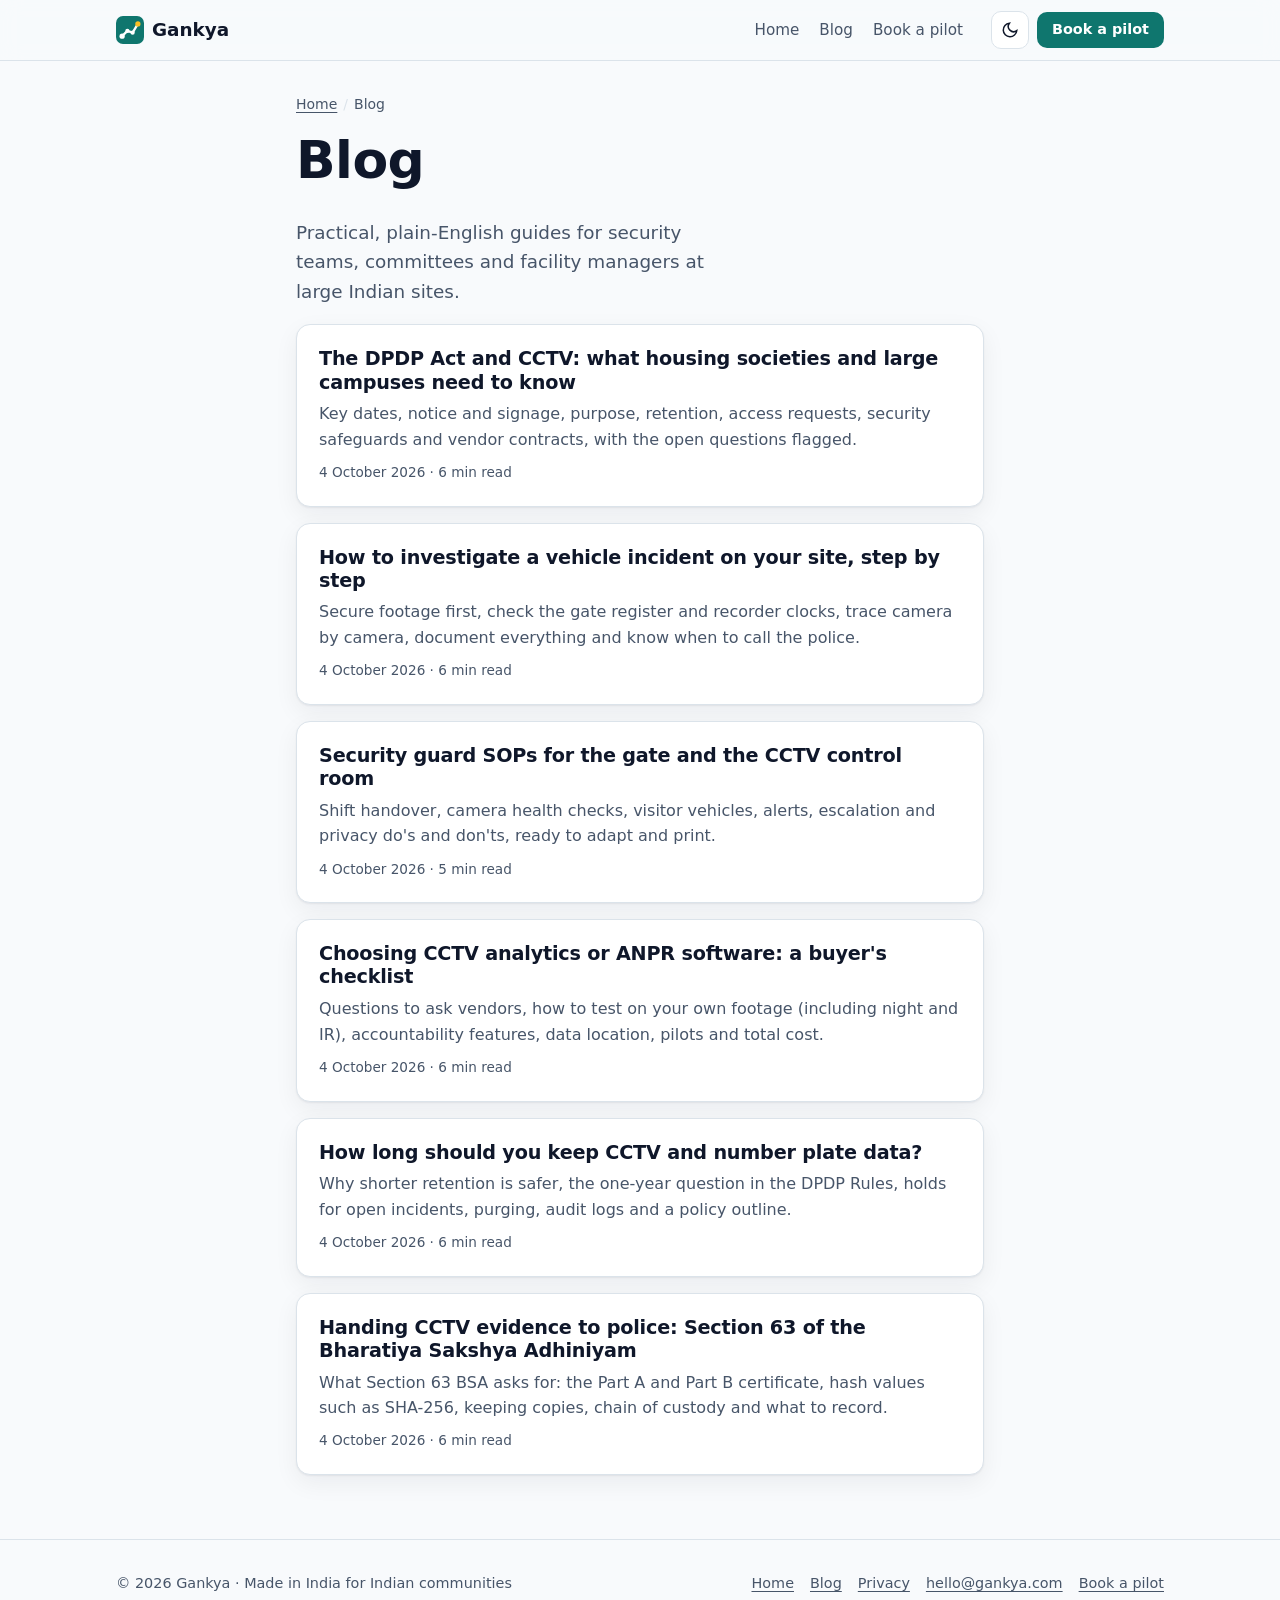
<file: blog/index.html>
<!doctype html>
<html lang="en-IN">
<head>
  <meta charset="utf-8">
  <meta name="viewport" content="width=device-width, initial-scale=1">
  <title>Blog: practical CCTV and site security guides · Gankya</title>
  <meta name="description" content="Plain-English guides for security teams at Indian townships, industrial parks and campuses: investigations, guard SOPs, CCTV evidence, data retention and the DPDP Act.">
  <meta name="theme-color" content="#0f766e">
  <link rel="canonical" href="https://gankya.com/blog/">
  <link rel="icon" href="../favicon.svg" type="image/svg+xml">
  <meta property="og:type" content="website">
  <meta property="og:title" content="Blog: practical CCTV and site security guides · Gankya">
  <meta property="og:description" content="Plain-English guides for security teams at Indian townships, industrial parks and campuses: investigations, guard SOPs, CCTV evidence, data retention and the DPDP Act.">
  <meta property="og:url" content="https://gankya.com/blog/">
  <meta property="og:site_name" content="Gankya">
  <meta name="twitter:card" content="summary">
  <link rel="stylesheet" href="../styles.css">
  <script>
    // Apply the saved theme before first paint so the page doesn't flash.
    try { var t = localStorage.getItem('ct-theme'); if (t) document.documentElement.setAttribute('data-theme', t); } catch (e) {}
  </script>
  <script type="application/ld+json">
  {"@context": "https://schema.org", "@type": "Blog", "name": "Gankya blog", "url": "https://gankya.com/blog/", "publisher": {"@type": "Organization", "name": "Gankya", "url": "https://gankya.com/"}, "blogPost": [{"@type": "BlogPosting", "headline": "The DPDP Act and CCTV: what housing societies and large campuses need to know", "url": "https://gankya.com/blog/dpdp-act-cctv-housing-societies.html", "datePublished": "2026-10-04"}, {"@type": "BlogPosting", "headline": "How to investigate a vehicle incident on your site, step by step", "url": "https://gankya.com/blog/how-to-investigate-vehicle-incident.html", "datePublished": "2026-10-04"}, {"@type": "BlogPosting", "headline": "Security guard SOPs for the gate and the CCTV control room", "url": "https://gankya.com/blog/security-guard-sop-cctv.html", "datePublished": "2026-10-04"}, {"@type": "BlogPosting", "headline": "Choosing CCTV analytics or ANPR software: a buyer's checklist", "url": "https://gankya.com/blog/choosing-cctv-analytics-software.html", "datePublished": "2026-10-04"}, {"@type": "BlogPosting", "headline": "How long should you keep CCTV and number plate data?", "url": "https://gankya.com/blog/number-plate-data-retention.html", "datePublished": "2026-10-04"}, {"@type": "BlogPosting", "headline": "Handing CCTV evidence to police: Section 63 of the Bharatiya Sakshya Adhiniyam", "url": "https://gankya.com/blog/cctv-evidence-police-section-63-bsa.html", "datePublished": "2026-10-04"}]}
  </script>
</head>
<body>
<a class="skip" href="#main">Skip to content</a>

<header class="site-header">
  <div class="wrap">
    <a class="logo" href="../index.html" aria-label="Gankya home">
      <svg viewBox="0 0 32 32" aria-hidden="true"><rect width="32" height="32" rx="8" fill="#0f766e"/><path d="M7 23 L13 17 L19 19 L25 9" fill="none" stroke="#fff" stroke-width="2.6" stroke-linecap="round" stroke-linejoin="round"/><circle cx="7" cy="23" r="3" fill="#fff"/><circle cx="13" cy="17" r="2.4" fill="#fff"/><circle cx="19" cy="19" r="2.4" fill="#fff"/><circle cx="25" cy="9" r="3" fill="#fbbf24"/></svg>
      Gankya
    </a>
    <nav class="nav" aria-label="Main">
      <a href="../index.html">Home</a>
      <a href="index.html">Blog</a>
      <a href="../index.html#pilot">Book a pilot</a>
    </nav>
    <div class="header-actions">
      <button class="theme-toggle" type="button" aria-label="Switch light or dark theme" id="themeToggle">
        <svg viewBox="0 0 24 24" fill="none" stroke="currentColor" stroke-width="2" stroke-linecap="round" aria-hidden="true"><path d="M21 12.8A9 9 0 1 1 11.2 3a7 7 0 0 0 9.8 9.8z"/></svg>
      </button>
      <a class="btn btn-primary btn-sm" href="../index.html#pilot">Book a pilot</a>
    </div>
  </div>
</header>

<main id="main">
  <div class="wrap blog-head">
    <nav class="crumbs" aria-label="Breadcrumb"><ol><li><a href="../index.html">Home</a></li><li aria-current="page">Blog</li></ol></nav>
    <h1>Blog</h1>
    <p class="lede">Practical, plain-English guides for security teams, committees and facility managers at large Indian sites.</p>
  </div>
  <div class="wrap blog-list">
    <ul class="post-list">
      <li class="card post-card">
        <h2><a href="dpdp-act-cctv-housing-societies.html">The DPDP Act and CCTV: what housing societies and large campuses need to know</a></h2>
        <p class="muted">Key dates, notice and signage, purpose, retention, access requests, security safeguards and vendor contracts, with the open questions flagged.</p>
        <p class="post-meta"><time datetime="2026-10-04">4 October 2026</time> · 6 min read</p>
      </li>
      <li class="card post-card">
        <h2><a href="how-to-investigate-vehicle-incident.html">How to investigate a vehicle incident on your site, step by step</a></h2>
        <p class="muted">Secure footage first, check the gate register and recorder clocks, trace camera by camera, document everything and know when to call the police.</p>
        <p class="post-meta"><time datetime="2026-10-04">4 October 2026</time> · 6 min read</p>
      </li>
      <li class="card post-card">
        <h2><a href="security-guard-sop-cctv.html">Security guard SOPs for the gate and the CCTV control room</a></h2>
        <p class="muted">Shift handover, camera health checks, visitor vehicles, alerts, escalation and privacy do&#x27;s and don&#x27;ts, ready to adapt and print.</p>
        <p class="post-meta"><time datetime="2026-10-04">4 October 2026</time> · 5 min read</p>
      </li>
      <li class="card post-card">
        <h2><a href="choosing-cctv-analytics-software.html">Choosing CCTV analytics or ANPR software: a buyer&#x27;s checklist</a></h2>
        <p class="muted">Questions to ask vendors, how to test on your own footage (including night and IR), accountability features, data location, pilots and total cost.</p>
        <p class="post-meta"><time datetime="2026-10-04">4 October 2026</time> · 6 min read</p>
      </li>
      <li class="card post-card">
        <h2><a href="number-plate-data-retention.html">How long should you keep CCTV and number plate data?</a></h2>
        <p class="muted">Why shorter retention is safer, the one-year question in the DPDP Rules, holds for open incidents, purging, audit logs and a policy outline.</p>
        <p class="post-meta"><time datetime="2026-10-04">4 October 2026</time> · 6 min read</p>
      </li>
      <li class="card post-card">
        <h2><a href="cctv-evidence-police-section-63-bsa.html">Handing CCTV evidence to police: Section 63 of the Bharatiya Sakshya Adhiniyam</a></h2>
        <p class="muted">What Section 63 BSA asks for: the Part A and Part B certificate, hash values such as SHA-256, keeping copies, chain of custody and what to record.</p>
        <p class="post-meta"><time datetime="2026-10-04">4 October 2026</time> · 6 min read</p>
      </li>
    </ul>
  </div>
</main>

<footer class="site-footer">
  <div class="wrap">
    <div>© <span id="yr">2026</span> Gankya · Made in India for Indian communities</div>
    <nav aria-label="Footer">
      <a href="../index.html">Home</a>
      <a href="index.html">Blog</a>
      <a href="../privacy.html">Privacy</a>
      <a href="mailto:hello@gankya.com">hello@gankya.com</a>
      <a href="../index.html#pilot">Book a pilot</a>
    </nav>
  </div>
</footer>

<script>
(function () {
  // Theme toggle: remembers the choice in this browser only.
  var root = document.documentElement, btn = document.getElementById('themeToggle');
  btn.addEventListener('click', function () {
    var cur = root.getAttribute('data-theme') ||
      (matchMedia('(prefers-color-scheme: dark)').matches ? 'dark' : 'light');
    var next = cur === 'dark' ? 'light' : 'dark';
    root.setAttribute('data-theme', next);
    try { localStorage.setItem('ct-theme', next); } catch (e) {}
  });
  document.getElementById('yr').textContent = new Date().getFullYear();
})();
</script>
</body>
</html>
</file>
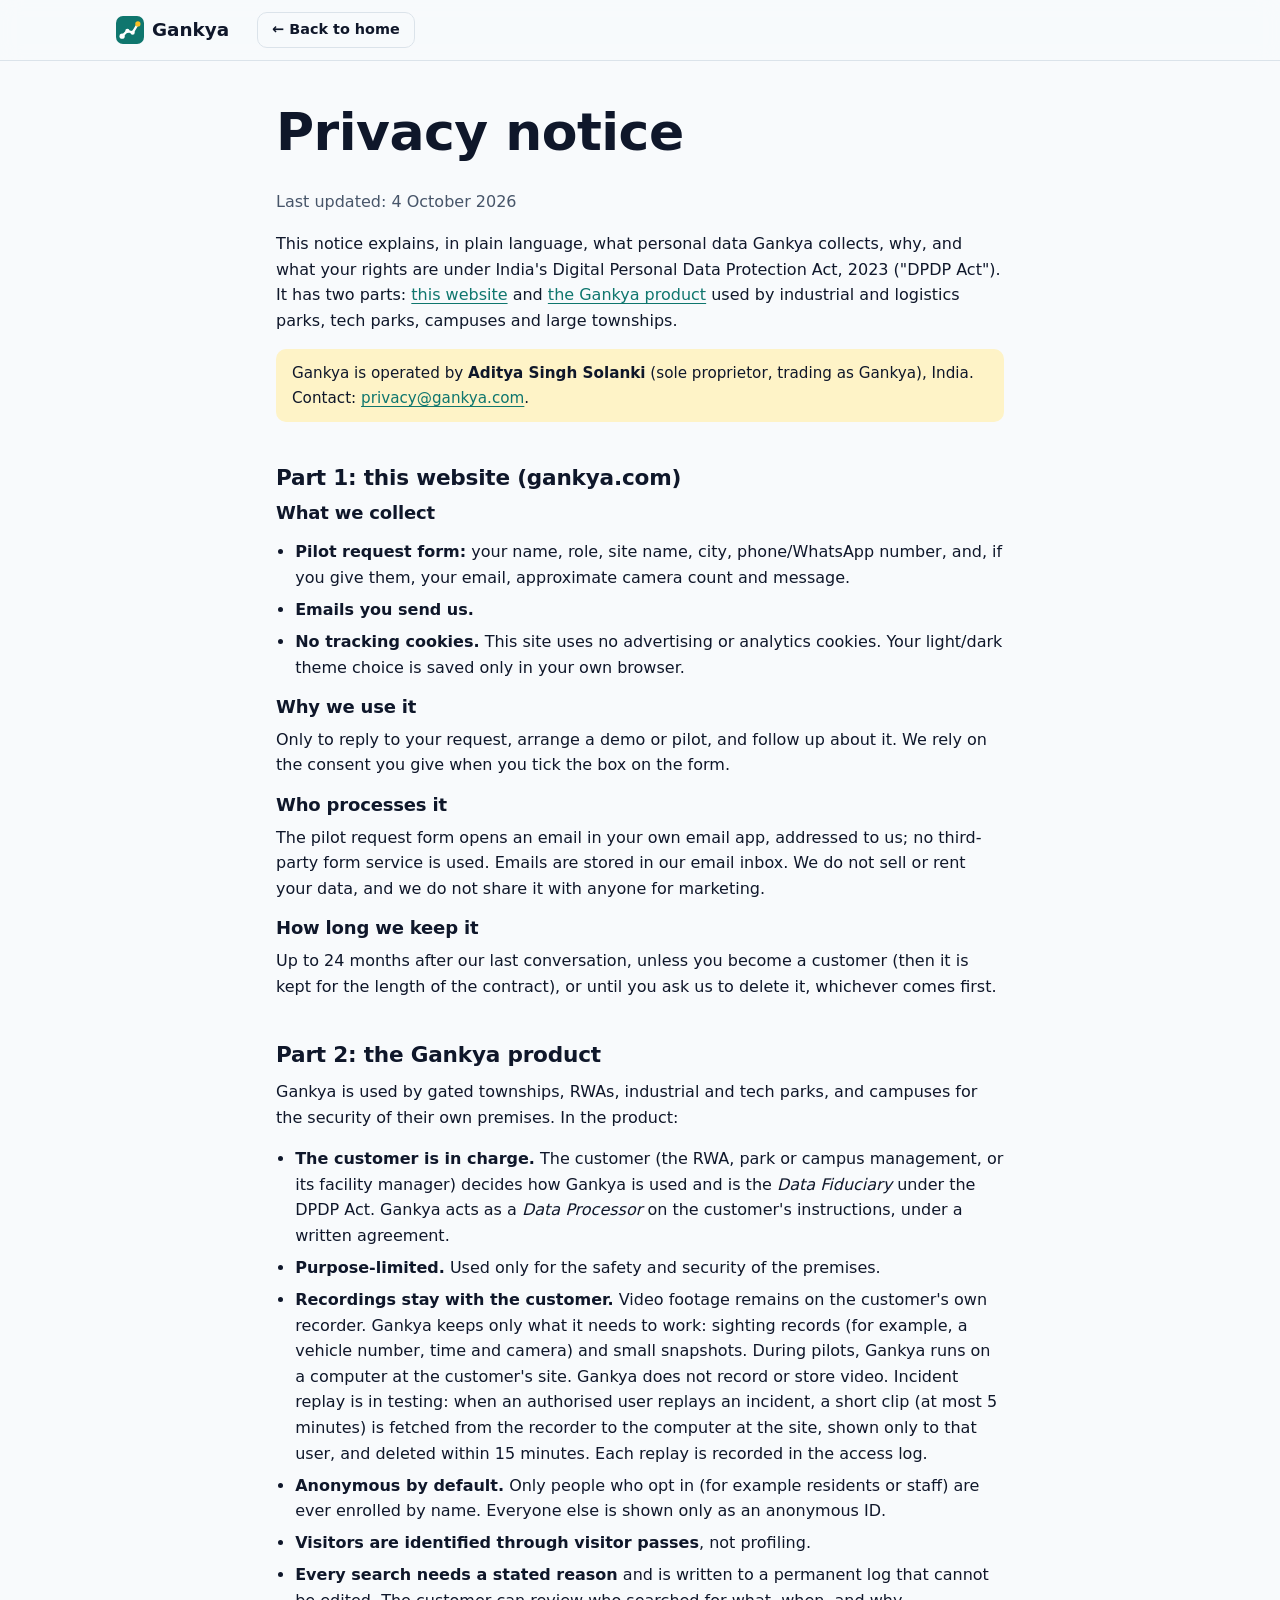
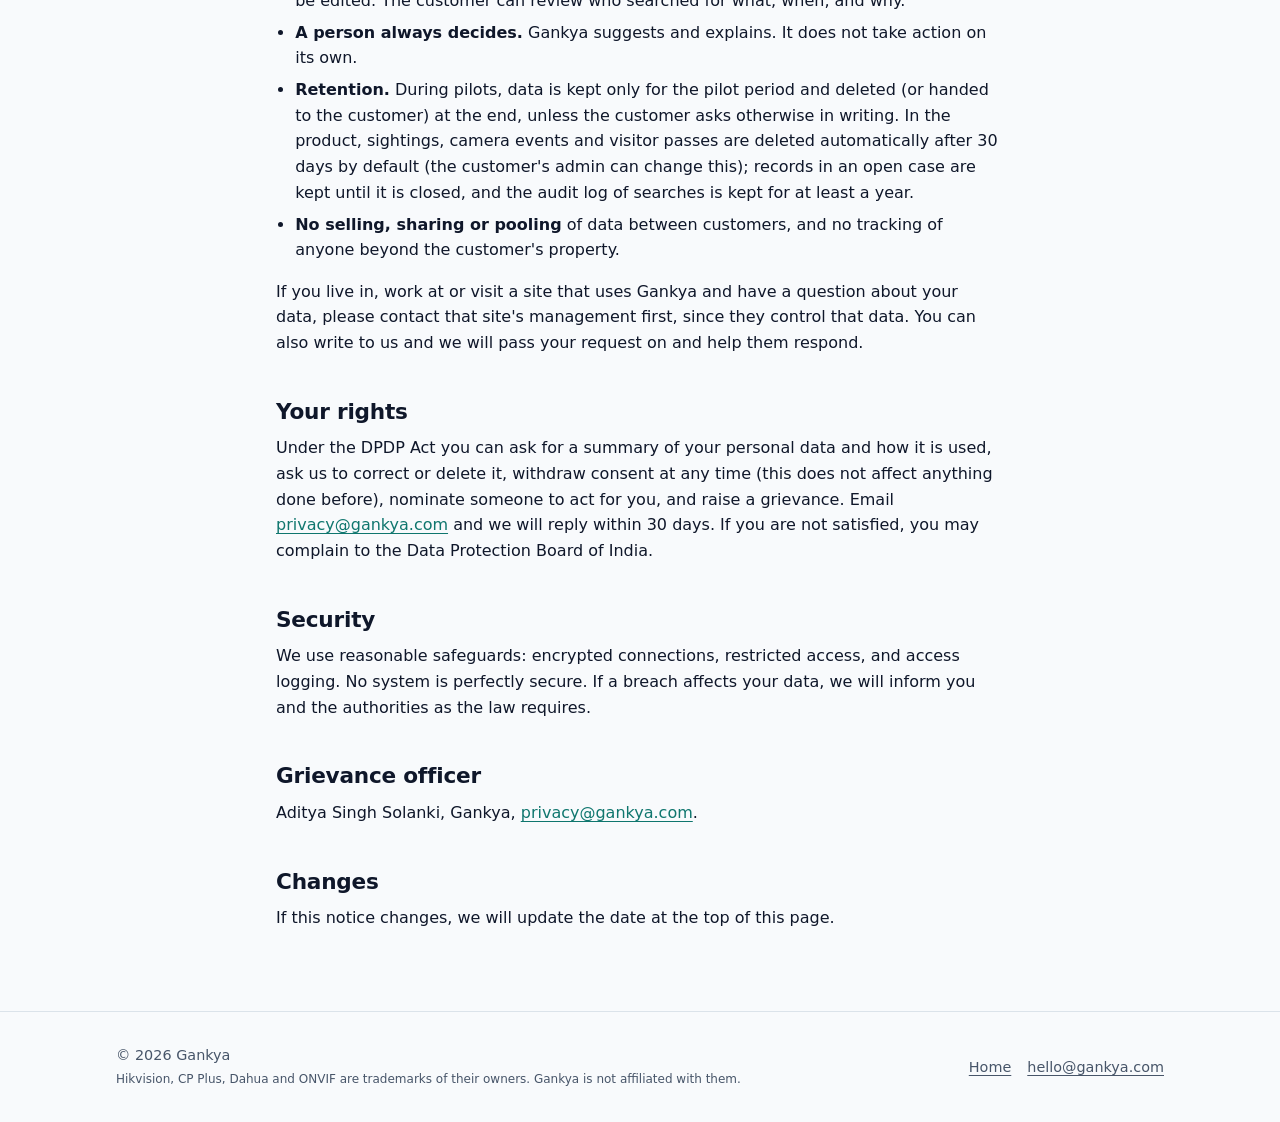
<file: privacy.html>
<!doctype html>
<html lang="en-IN">
<head>
  <meta charset="utf-8">
  <meta name="viewport" content="width=device-width, initial-scale=1">
  <title>Privacy notice · Gankya</title>
  <meta name="description" content="How Gankya handles personal data on gankya.com and in the Gankya product. Designed around India's DPDP Act, 2023.">
  <meta name="theme-color" content="#0f766e">
  <link rel="canonical" href="https://gankya.com/privacy.html">
  <link rel="icon" href="favicon.svg" type="image/svg+xml">
  <link rel="stylesheet" href="styles.css">
  <script>try { var t = localStorage.getItem('ct-theme'); if (t) document.documentElement.setAttribute('data-theme', t); } catch (e) {}</script>
</head>
<body>
<header class="site-header">
  <div class="wrap">
    <a class="logo" href="index.html" aria-label="Gankya home">
      <svg viewBox="0 0 32 32" aria-hidden="true"><rect width="32" height="32" rx="8" fill="#0f766e"/><path d="M7 23 L13 17 L19 19 L25 9" fill="none" stroke="#fff" stroke-width="2.6" stroke-linecap="round" stroke-linejoin="round"/><circle cx="7" cy="23" r="3" fill="#fff"/><circle cx="13" cy="17" r="2.4" fill="#fff"/><circle cx="19" cy="19" r="2.4" fill="#fff"/><circle cx="25" cy="9" r="3" fill="#fbbf24"/></svg>
      Gankya
    </a>
    <div class="header-actions"><a class="btn btn-ghost btn-sm" href="index.html">← Back to home</a></div>
  </div>
</header>

<main class="wrap prose" id="main">
  <h1>Privacy notice</h1>
  <p class="muted">Last updated: 4 October 2026</p>

  <p>This notice explains, in plain language, what personal data Gankya collects, why, and what your rights are under India's Digital Personal Data Protection Act, 2023 ("DPDP Act"). It has two parts: <a href="#website">this website</a> and <a href="#product">the Gankya product</a> used by industrial and logistics parks, tech parks, campuses and large townships.</p>

  <p class="note">Gankya is operated by <strong>Aditya Singh Solanki</strong> (sole proprietor, trading as Gankya), India. Contact: <a href="mailto:privacy@gankya.com">privacy@gankya.com</a>.</p>

  <h2 id="website">Part 1: this website (gankya.com)</h2>

  <h3>What we collect</h3>
  <ul>
    <li><strong>Pilot request form:</strong> your name, role, site name, city, phone/WhatsApp number, and, if you give them, your email, approximate camera count and message.</li>
    <li><strong>Emails you send us.</strong></li>
    <li><strong>No tracking cookies.</strong> This site uses no advertising or analytics cookies. Your light/dark theme choice is saved only in your own browser.</li>
  </ul>

  <h3>Why we use it</h3>
  <p>Only to reply to your request, arrange a demo or pilot, and follow up about it. We rely on the consent you give when you tick the box on the form.</p>

  <h3>Who processes it</h3>
  <p>The pilot request form opens an email in your own email app, addressed to us; no third-party form service is used. Emails are stored in our email inbox. We do not sell or rent your data, and we do not share it with anyone for marketing.</p>

  <h3>How long we keep it</h3>
  <p>Up to 24 months after our last conversation, unless you become a customer (then it is kept for the length of the contract), or until you ask us to delete it, whichever comes first.</p>

  <h2 id="product">Part 2: the Gankya product</h2>
  <p>Gankya is used by gated townships, RWAs, industrial and tech parks, and campuses for the security of their own premises. In the product:</p>
  <ul>
    <li><strong>The customer is in charge.</strong> The customer (the RWA, park or campus management, or its facility manager) decides how Gankya is used and is the <em>Data Fiduciary</em> under the DPDP Act. Gankya acts as a <em>Data Processor</em> on the customer's instructions, under a written agreement.</li>
    <li><strong>Purpose-limited.</strong> Used only for the safety and security of the premises.</li>
    <li><strong>Recordings stay with the customer.</strong> Video footage remains on the customer's own recorder. Gankya keeps only what it needs to work: sighting records (for example, a vehicle number, time and camera) and small snapshots. During pilots, Gankya runs on a computer at the customer's site. Gankya does not record or store video. Incident replay is in testing: when an authorised user replays an incident, a short clip (at most 5 minutes) is fetched from the recorder to the computer at the site, shown only to that user, and deleted within 15 minutes. Each replay is recorded in the access log.</li>
    <li><strong>Anonymous by default.</strong> Only people who opt in (for example residents or staff) are ever enrolled by name. Everyone else is shown only as an anonymous ID.</li>
    <li><strong>Visitors are identified through visitor passes</strong>, not profiling.</li>
    <li><strong>Every search needs a stated reason</strong> and is written to a permanent log that cannot be edited. The customer can review who searched for what, when, and why.</li>
    <li><strong>A person always decides.</strong> Gankya suggests and explains. It does not take action on its own.</li>
    <li><strong>Retention.</strong> During pilots, data is kept only for the pilot period and deleted (or handed to the customer) at the end, unless the customer asks otherwise in writing. In the product, sightings, camera events and visitor passes are deleted automatically after 30 days by default (the customer's admin can change this); records in an open case are kept until it is closed, and the audit log of searches is kept for at least a year.</li>
    <li><strong>No selling, sharing or pooling</strong> of data between customers, and no tracking of anyone beyond the customer's property.</li>
  </ul>
  <p>If you live in, work at or visit a site that uses Gankya and have a question about your data, please contact that site's management first, since they control that data. You can also write to us and we will pass your request on and help them respond.</p>

  <h2>Your rights</h2>
  <p>Under the DPDP Act you can ask for a summary of your personal data and how it is used, ask us to correct or delete it, withdraw consent at any time (this does not affect anything done before), nominate someone to act for you, and raise a grievance. Email <a href="mailto:privacy@gankya.com">privacy@gankya.com</a> and we will reply within 30 days. If you are not satisfied, you may complain to the Data Protection Board of India.</p>

  <h2>Security</h2>
  <p>We use reasonable safeguards: encrypted connections, restricted access, and access logging. No system is perfectly secure. If a breach affects your data, we will inform you and the authorities as the law requires.</p>

  <h2>Grievance officer</h2>
  <p>Aditya Singh Solanki, Gankya, <a href="mailto:privacy@gankya.com">privacy@gankya.com</a>.</p>

  <h2>Changes</h2>
  <p>If this notice changes, we will update the date at the top of this page.</p>
</main>

<footer class="site-footer">
  <div class="wrap">
    <div>© 2026 Gankya<br><small class="muted">Hikvision, CP Plus, Dahua and ONVIF are trademarks of their owners. Gankya is not affiliated with them.</small></div>
    <nav aria-label="Footer"><a href="index.html">Home</a><a href="mailto:hello@gankya.com">hello@gankya.com</a></nav>
  </div>
</footer>
</body>
</html>
</file>
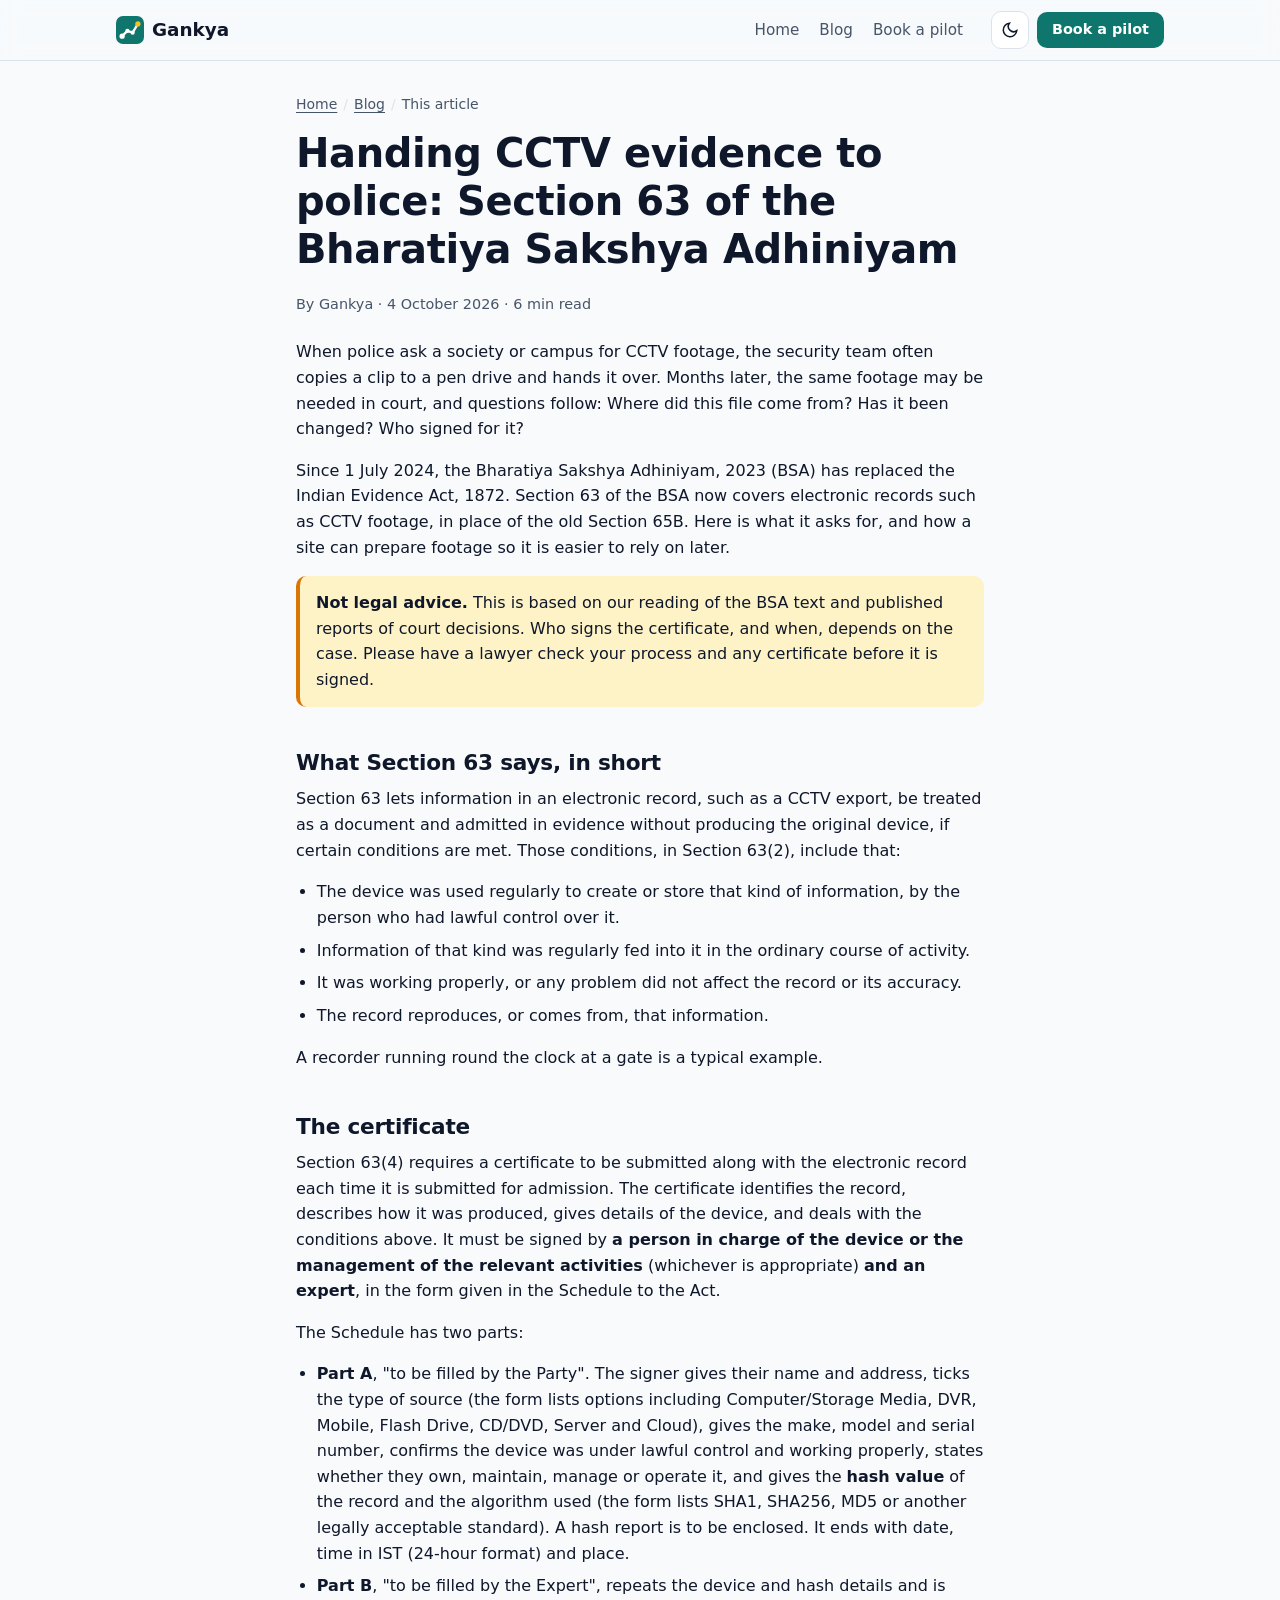
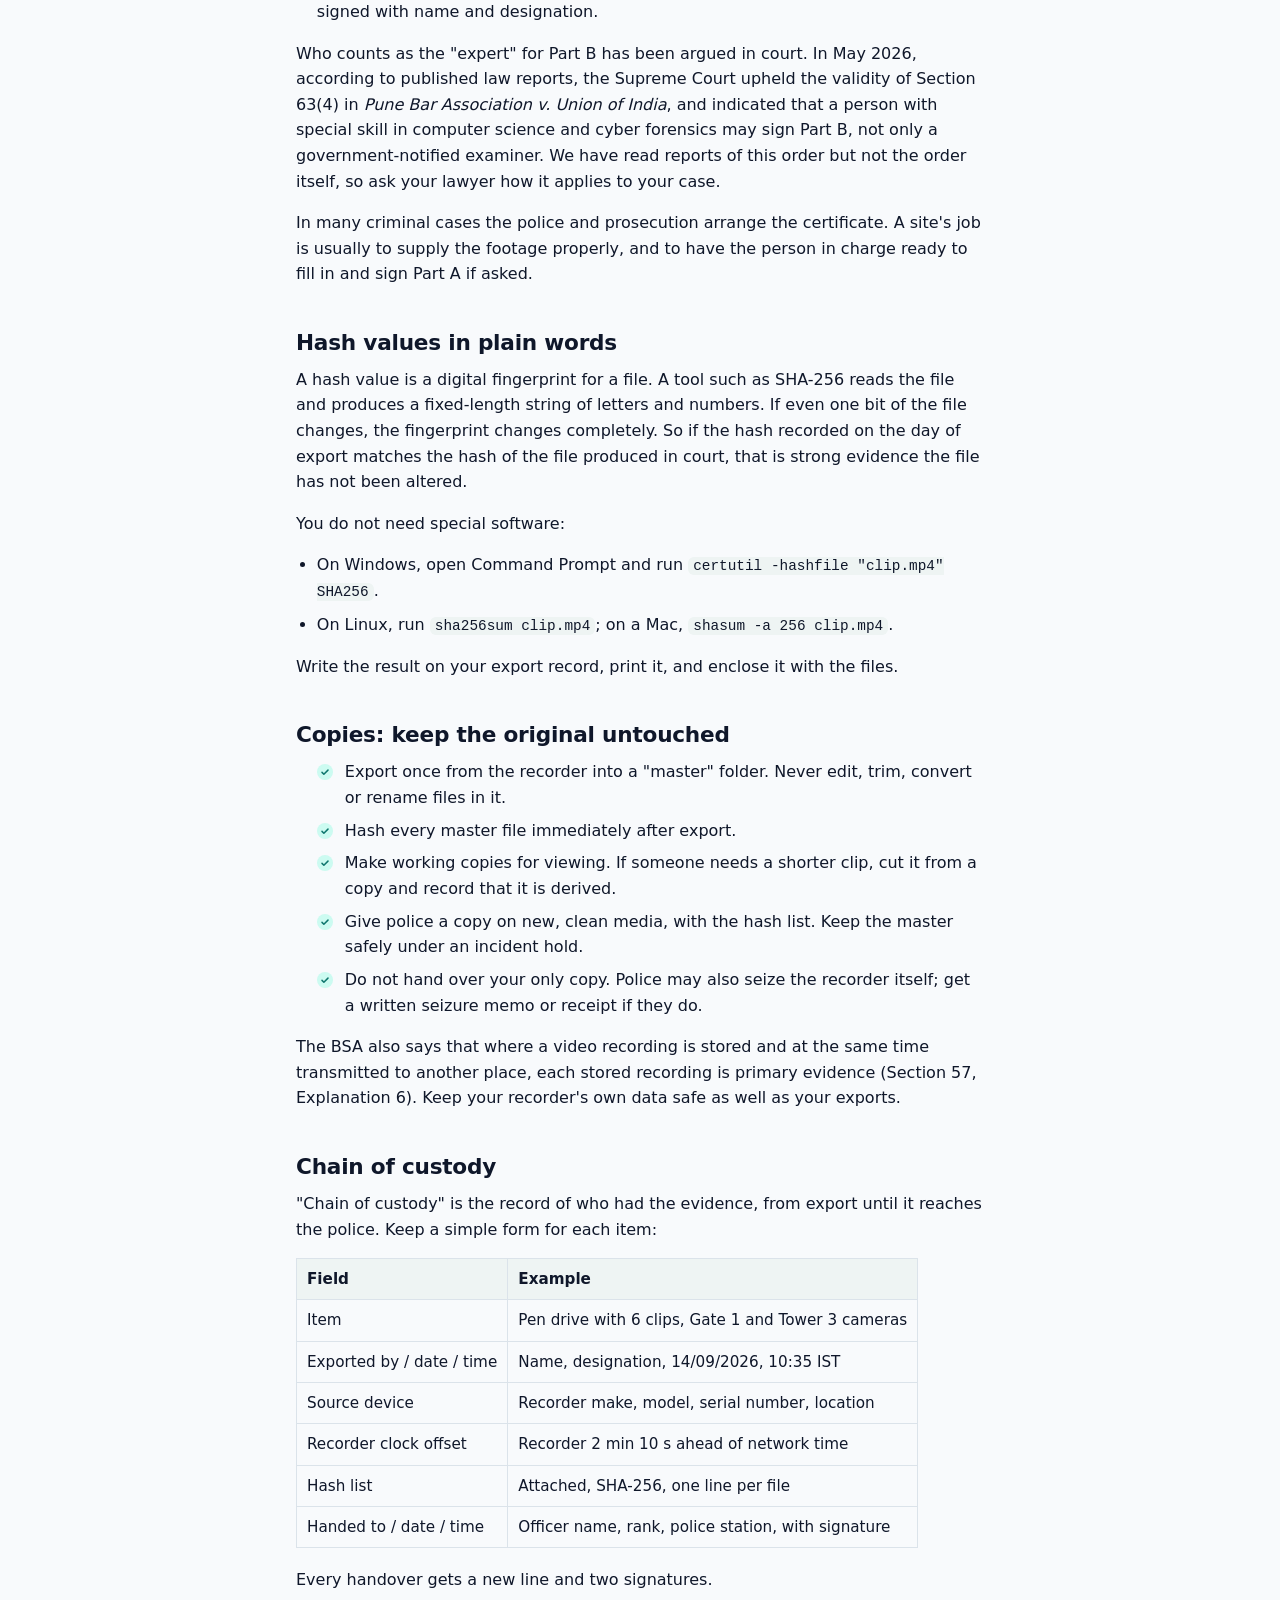
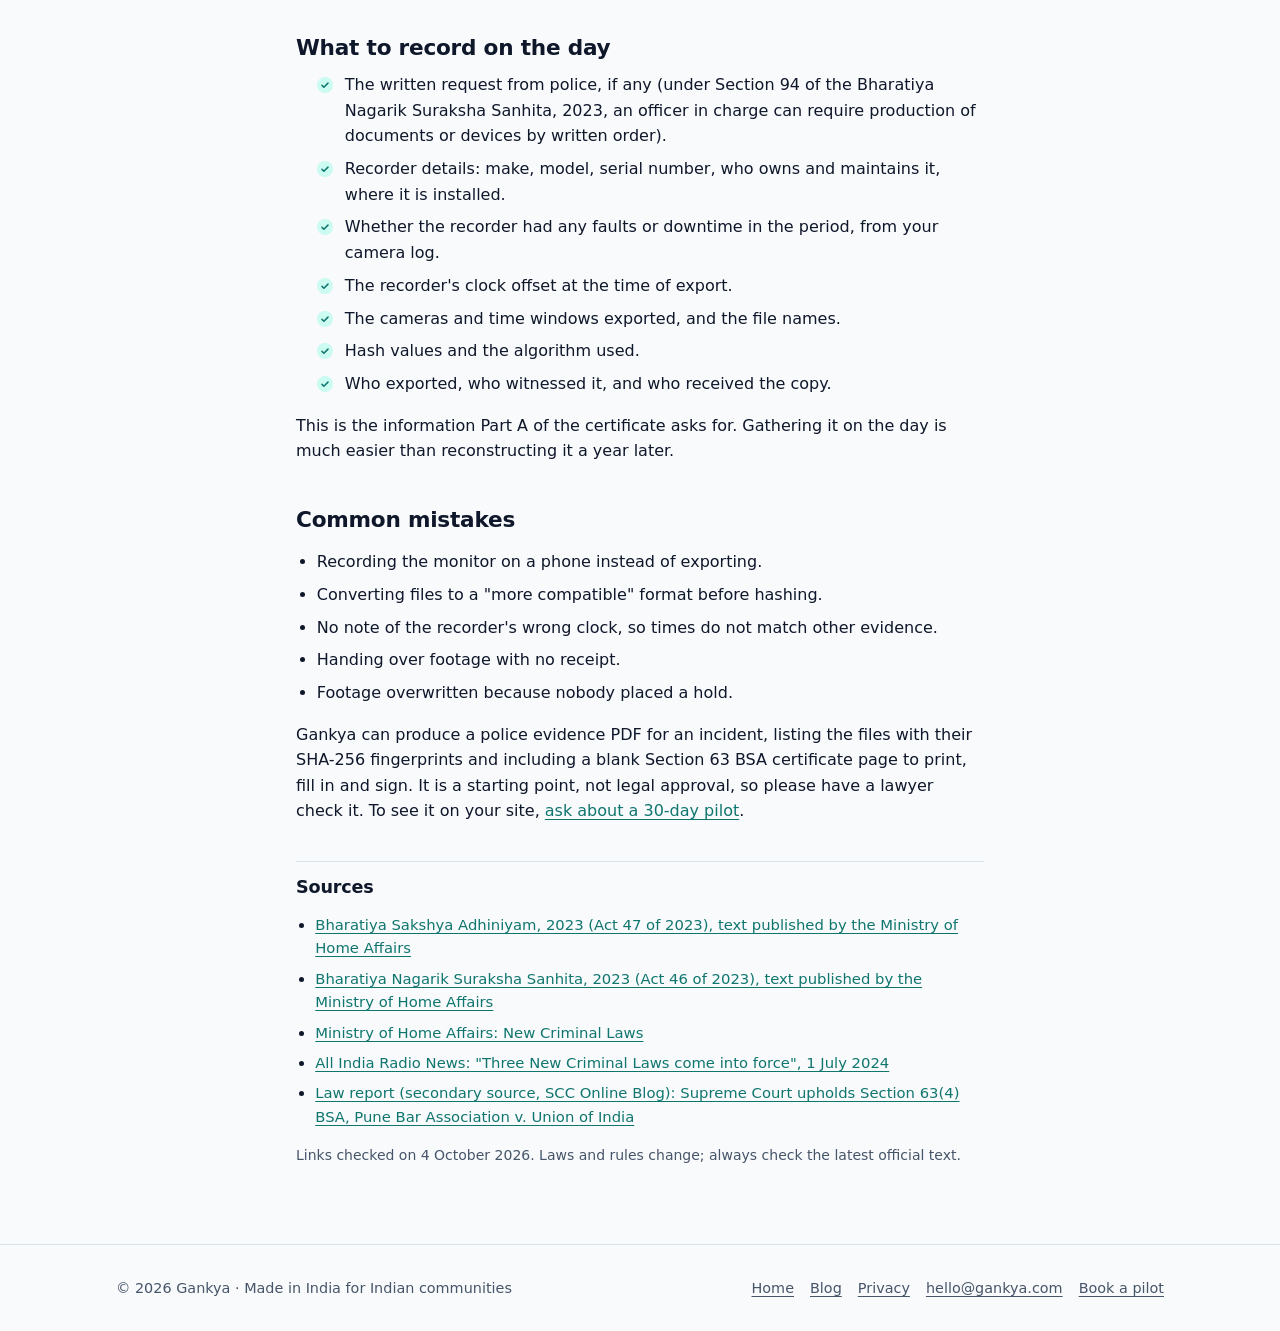
<file: blog/cctv-evidence-police-section-63-bsa.html>
<!doctype html>
<html lang="en-IN">
<head>
  <meta charset="utf-8">
  <meta name="viewport" content="width=device-width, initial-scale=1">
  <title>Giving CCTV evidence to police: Section 63 BSA explained</title>
  <meta name="description" content="How a society or campus can hand CCTV footage to police under Section 63 of the Bharatiya Sakshya Adhiniyam 2023: the Part A and Part B certificate, SHA-256 hash values, copies and chain of custody.">
  <meta name="theme-color" content="#0f766e">
  <link rel="canonical" href="https://gankya.com/blog/cctv-evidence-police-section-63-bsa.html">
  <link rel="icon" href="../favicon.svg" type="image/svg+xml">
  <meta property="og:type" content="article">
  <meta property="og:title" content="Giving CCTV evidence to police: Section 63 BSA explained">
  <meta property="og:description" content="How a society or campus can hand CCTV footage to police under Section 63 of the Bharatiya Sakshya Adhiniyam 2023: the Part A and Part B certificate, SHA-256 hash values, copies and chain of custody.">
  <meta property="og:url" content="https://gankya.com/blog/cctv-evidence-police-section-63-bsa.html">
  <meta property="og:site_name" content="Gankya">
  <meta name="twitter:card" content="summary">
  <link rel="stylesheet" href="../styles.css">
  <script>
    // Apply the saved theme before first paint so the page doesn't flash.
    try { var t = localStorage.getItem('ct-theme'); if (t) document.documentElement.setAttribute('data-theme', t); } catch (e) {}
  </script>
  <script type="application/ld+json">
  {"@context": "https://schema.org", "@type": "Article", "headline": "Handing CCTV evidence to police: Section 63 of the Bharatiya Sakshya Adhiniyam", "description": "How a society or campus can hand CCTV footage to police under Section 63 of the Bharatiya Sakshya Adhiniyam 2023: the Part A and Part B certificate, SHA-256 hash values, copies and chain of custody.", "datePublished": "2026-10-04", "dateModified": "2026-10-04", "author": {"@type": "Organization", "name": "Gankya", "url": "https://gankya.com/"}, "publisher": {"@type": "Organization", "name": "Gankya", "url": "https://gankya.com/"}, "mainEntityOfPage": "https://gankya.com/blog/cctv-evidence-police-section-63-bsa.html", "inLanguage": "en-IN"}
  </script>
</head>
<body>
<a class="skip" href="#main">Skip to content</a>

<header class="site-header">
  <div class="wrap">
    <a class="logo" href="../index.html" aria-label="Gankya home">
      <svg viewBox="0 0 32 32" aria-hidden="true"><rect width="32" height="32" rx="8" fill="#0f766e"/><path d="M7 23 L13 17 L19 19 L25 9" fill="none" stroke="#fff" stroke-width="2.6" stroke-linecap="round" stroke-linejoin="round"/><circle cx="7" cy="23" r="3" fill="#fff"/><circle cx="13" cy="17" r="2.4" fill="#fff"/><circle cx="19" cy="19" r="2.4" fill="#fff"/><circle cx="25" cy="9" r="3" fill="#fbbf24"/></svg>
      Gankya
    </a>
    <nav class="nav" aria-label="Main">
      <a href="../index.html">Home</a>
      <a href="index.html">Blog</a>
      <a href="../index.html#pilot">Book a pilot</a>
    </nav>
    <div class="header-actions">
      <button class="theme-toggle" type="button" aria-label="Switch light or dark theme" id="themeToggle">
        <svg viewBox="0 0 24 24" fill="none" stroke="currentColor" stroke-width="2" stroke-linecap="round" aria-hidden="true"><path d="M21 12.8A9 9 0 1 1 11.2 3a7 7 0 0 0 9.8 9.8z"/></svg>
      </button>
      <a class="btn btn-primary btn-sm" href="../index.html#pilot">Book a pilot</a>
    </div>
  </div>
</header>

<main id="main">
  <article class="wrap article">
    <nav class="crumbs" aria-label="Breadcrumb"><ol><li><a href="../index.html">Home</a></li><li><a href="index.html">Blog</a></li><li aria-current="page">This article</li></ol></nav>
    <h1>Handing CCTV evidence to police: Section 63 of the Bharatiya Sakshya Adhiniyam</h1>
    <p class="byline">By Gankya · <time datetime="2026-10-04">4 October 2026</time> · 6 min read</p>

<p>When police ask a society or campus for CCTV footage, the security team often copies a clip to a pen drive and hands it over. Months later, the same footage may be needed in court, and questions follow: Where did this file come from? Has it been changed? Who signed for it?</p>
<p>Since 1 July 2024, the Bharatiya Sakshya Adhiniyam, 2023 (BSA) has replaced the Indian Evidence Act, 1872. Section 63 of the BSA now covers electronic records such as CCTV footage, in place of the old Section 65B. Here is what it asks for, and how a site can prepare footage so it is easier to rely on later.</p>

<div class="callout callout-warn"><p><strong>Not legal advice.</strong> This is based on our reading of the BSA text and published reports of court decisions. Who signs the certificate, and when, depends on the case. Please have a lawyer check your process and any certificate before it is signed.</p></div>

<h2>What Section 63 says, in short</h2>
<p>Section 63 lets information in an electronic record, such as a CCTV export, be treated as a document and admitted in evidence without producing the original device, if certain conditions are met. Those conditions, in Section 63(2), include that:</p>
<ul>
  <li>The device was used regularly to create or store that kind of information, by the person who had lawful control over it.</li>
  <li>Information of that kind was regularly fed into it in the ordinary course of activity.</li>
  <li>It was working properly, or any problem did not affect the record or its accuracy.</li>
  <li>The record reproduces, or comes from, that information.</li>
</ul>
<p>A recorder running round the clock at a gate is a typical example.</p>

<h2>The certificate</h2>
<p>Section 63(4) requires a certificate to be submitted along with the electronic record each time it is submitted for admission. The certificate identifies the record, describes how it was produced, gives details of the device, and deals with the conditions above. It must be signed by <strong>a person in charge of the device or the management of the relevant activities</strong> (whichever is appropriate) <strong>and an expert</strong>, in the form given in the Schedule to the Act.</p>
<p>The Schedule has two parts:</p>
<ul>
  <li><strong>Part A</strong>, "to be filled by the Party". The signer gives their name and address, ticks the type of source (the form lists options including Computer/Storage Media, DVR, Mobile, Flash Drive, CD/DVD, Server and Cloud), gives the make, model and serial number, confirms the device was under lawful control and working properly, states whether they own, maintain, manage or operate it, and gives the <strong>hash value</strong> of the record and the algorithm used (the form lists SHA1, SHA256, MD5 or another legally acceptable standard). A hash report is to be enclosed. It ends with date, time in IST (24-hour format) and place.</li>
  <li><strong>Part B</strong>, "to be filled by the Expert", repeats the device and hash details and is signed with name and designation.</li>
</ul>
<p>Who counts as the "expert" for Part B has been argued in court. In May 2026, according to published law reports, the Supreme Court upheld the validity of Section 63(4) in <em>Pune Bar Association v. Union of India</em>, and indicated that a person with special skill in computer science and cyber forensics may sign Part B, not only a government-notified examiner. We have read reports of this order but not the order itself, so ask your lawyer how it applies to your case.</p>
<p>In many criminal cases the police and prosecution arrange the certificate. A site's job is usually to supply the footage properly, and to have the person in charge ready to fill in and sign Part A if asked.</p>

<h2>Hash values in plain words</h2>
<p>A hash value is a digital fingerprint for a file. A tool such as SHA-256 reads the file and produces a fixed-length string of letters and numbers. If even one bit of the file changes, the fingerprint changes completely. So if the hash recorded on the day of export matches the hash of the file produced in court, that is strong evidence the file has not been altered.</p>
<p>You do not need special software:</p>
<ul>
  <li>On Windows, open Command Prompt and run <code>certutil -hashfile "clip.mp4" SHA256</code>.</li>
  <li>On Linux, run <code>sha256sum clip.mp4</code>; on a Mac, <code>shasum -a 256 clip.mp4</code>.</li>
</ul>
<p>Write the result on your export record, print it, and enclose it with the files.</p>

<h2>Copies: keep the original untouched</h2>
<ul class="checks">
  <li>Export once from the recorder into a "master" folder. Never edit, trim, convert or rename files in it.</li>
  <li>Hash every master file immediately after export.</li>
  <li>Make working copies for viewing. If someone needs a shorter clip, cut it from a copy and record that it is derived.</li>
  <li>Give police a copy on new, clean media, with the hash list. Keep the master safely under an incident hold.</li>
  <li>Do not hand over your only copy. Police may also seize the recorder itself; get a written seizure memo or receipt if they do.</li>
</ul>
<p>The BSA also says that where a video recording is stored and at the same time transmitted to another place, each stored recording is primary evidence (Section 57, Explanation 6). Keep your recorder's own data safe as well as your exports.</p>

<h2>Chain of custody</h2>
<p>"Chain of custody" is the record of who had the evidence, from export until it reaches the police. Keep a simple form for each item:</p>
<table>
  <thead><tr><th>Field</th><th>Example</th></tr></thead>
  <tbody>
    <tr><td>Item</td><td>Pen drive with 6 clips, Gate 1 and Tower 3 cameras</td></tr>
    <tr><td>Exported by / date / time</td><td>Name, designation, 14/09/2026, 10:35 IST</td></tr>
    <tr><td>Source device</td><td>Recorder make, model, serial number, location</td></tr>
    <tr><td>Recorder clock offset</td><td>Recorder 2 min 10 s ahead of network time</td></tr>
    <tr><td>Hash list</td><td>Attached, SHA-256, one line per file</td></tr>
    <tr><td>Handed to / date / time</td><td>Officer name, rank, police station, with signature</td></tr>
  </tbody>
</table>
<p>Every handover gets a new line and two signatures.</p>

<h2>What to record on the day</h2>
<ul class="checks">
  <li>The written request from police, if any (under Section 94 of the Bharatiya Nagarik Suraksha Sanhita, 2023, an officer in charge can require production of documents or devices by written order).</li>
  <li>Recorder details: make, model, serial number, who owns and maintains it, where it is installed.</li>
  <li>Whether the recorder had any faults or downtime in the period, from your camera log.</li>
  <li>The recorder's clock offset at the time of export.</li>
  <li>The cameras and time windows exported, and the file names.</li>
  <li>Hash values and the algorithm used.</li>
  <li>Who exported, who witnessed it, and who received the copy.</li>
</ul>
<p>This is the information Part A of the certificate asks for. Gathering it on the day is much easier than reconstructing it a year later.</p>

<h2>Common mistakes</h2>
<ul>
  <li>Recording the monitor on a phone instead of exporting.</li>
  <li>Converting files to a "more compatible" format before hashing.</li>
  <li>No note of the recorder's wrong clock, so times do not match other evidence.</li>
  <li>Handing over footage with no receipt.</li>
  <li>Footage overwritten because nobody placed a hold.</li>
</ul>

<p>Gankya can produce a police evidence PDF for an incident, listing the files with their SHA-256 fingerprints and including a blank Section 63 BSA certificate page to print, fill in and sign. It is a starting point, not legal approval, so please have a lawyer check it. To see it on your site, <a href="../index.html#pilot">ask about a 30-day pilot</a>.</p>

    <section class="sources" aria-labelledby="sources-h">
      <h2 id="sources-h">Sources</h2>
      <ul>
    <li><a href="https://www.mha.gov.in/sites/default/files/2024-04/250882_english_01042024_0.pdf" rel="noopener">Bharatiya Sakshya Adhiniyam, 2023 (Act 47 of 2023), text published by the Ministry of Home Affairs</a></li>
    <li><a href="https://www.mha.gov.in/sites/default/files/2024-04/250884_2_english_01042024.pdf" rel="noopener">Bharatiya Nagarik Suraksha Sanhita, 2023 (Act 46 of 2023), text published by the Ministry of Home Affairs</a></li>
    <li><a href="https://www.mha.gov.in/en/commoncontent/new-criminal-laws" rel="noopener">Ministry of Home Affairs: New Criminal Laws</a></li>
    <li><a href="https://www.newsonair.gov.in/three-new-criminal-laws-come-into-force" rel="noopener">All India Radio News: &quot;Three New Criminal Laws come into force&quot;, 1 July 2024</a></li>
    <li><a href="https://www.scconline.com/blog/post/2026/07/08/sc-upholds-admissibility-of-electronic-evidence-under-section-63-4-bsa/" rel="noopener">Law report (secondary source, SCC Online Blog): Supreme Court upholds Section 63(4) BSA, Pune Bar Association v. Union of India</a></li>
      </ul>
      <p class="fine">Links checked on 4 October 2026. Laws and rules change; always check the latest official text.</p>
    </section>
  </article>
</main>

<footer class="site-footer">
  <div class="wrap">
    <div>© <span id="yr">2026</span> Gankya · Made in India for Indian communities</div>
    <nav aria-label="Footer">
      <a href="../index.html">Home</a>
      <a href="index.html">Blog</a>
      <a href="../privacy.html">Privacy</a>
      <a href="mailto:hello@gankya.com">hello@gankya.com</a>
      <a href="../index.html#pilot">Book a pilot</a>
    </nav>
  </div>
</footer>

<script>
(function () {
  // Theme toggle: remembers the choice in this browser only.
  var root = document.documentElement, btn = document.getElementById('themeToggle');
  btn.addEventListener('click', function () {
    var cur = root.getAttribute('data-theme') ||
      (matchMedia('(prefers-color-scheme: dark)').matches ? 'dark' : 'light');
    var next = cur === 'dark' ? 'light' : 'dark';
    root.setAttribute('data-theme', next);
    try { localStorage.setItem('ct-theme', next); } catch (e) {}
  });
  document.getElementById('yr').textContent = new Date().getFullYear();
})();
</script>
</body>
</html>
</file>
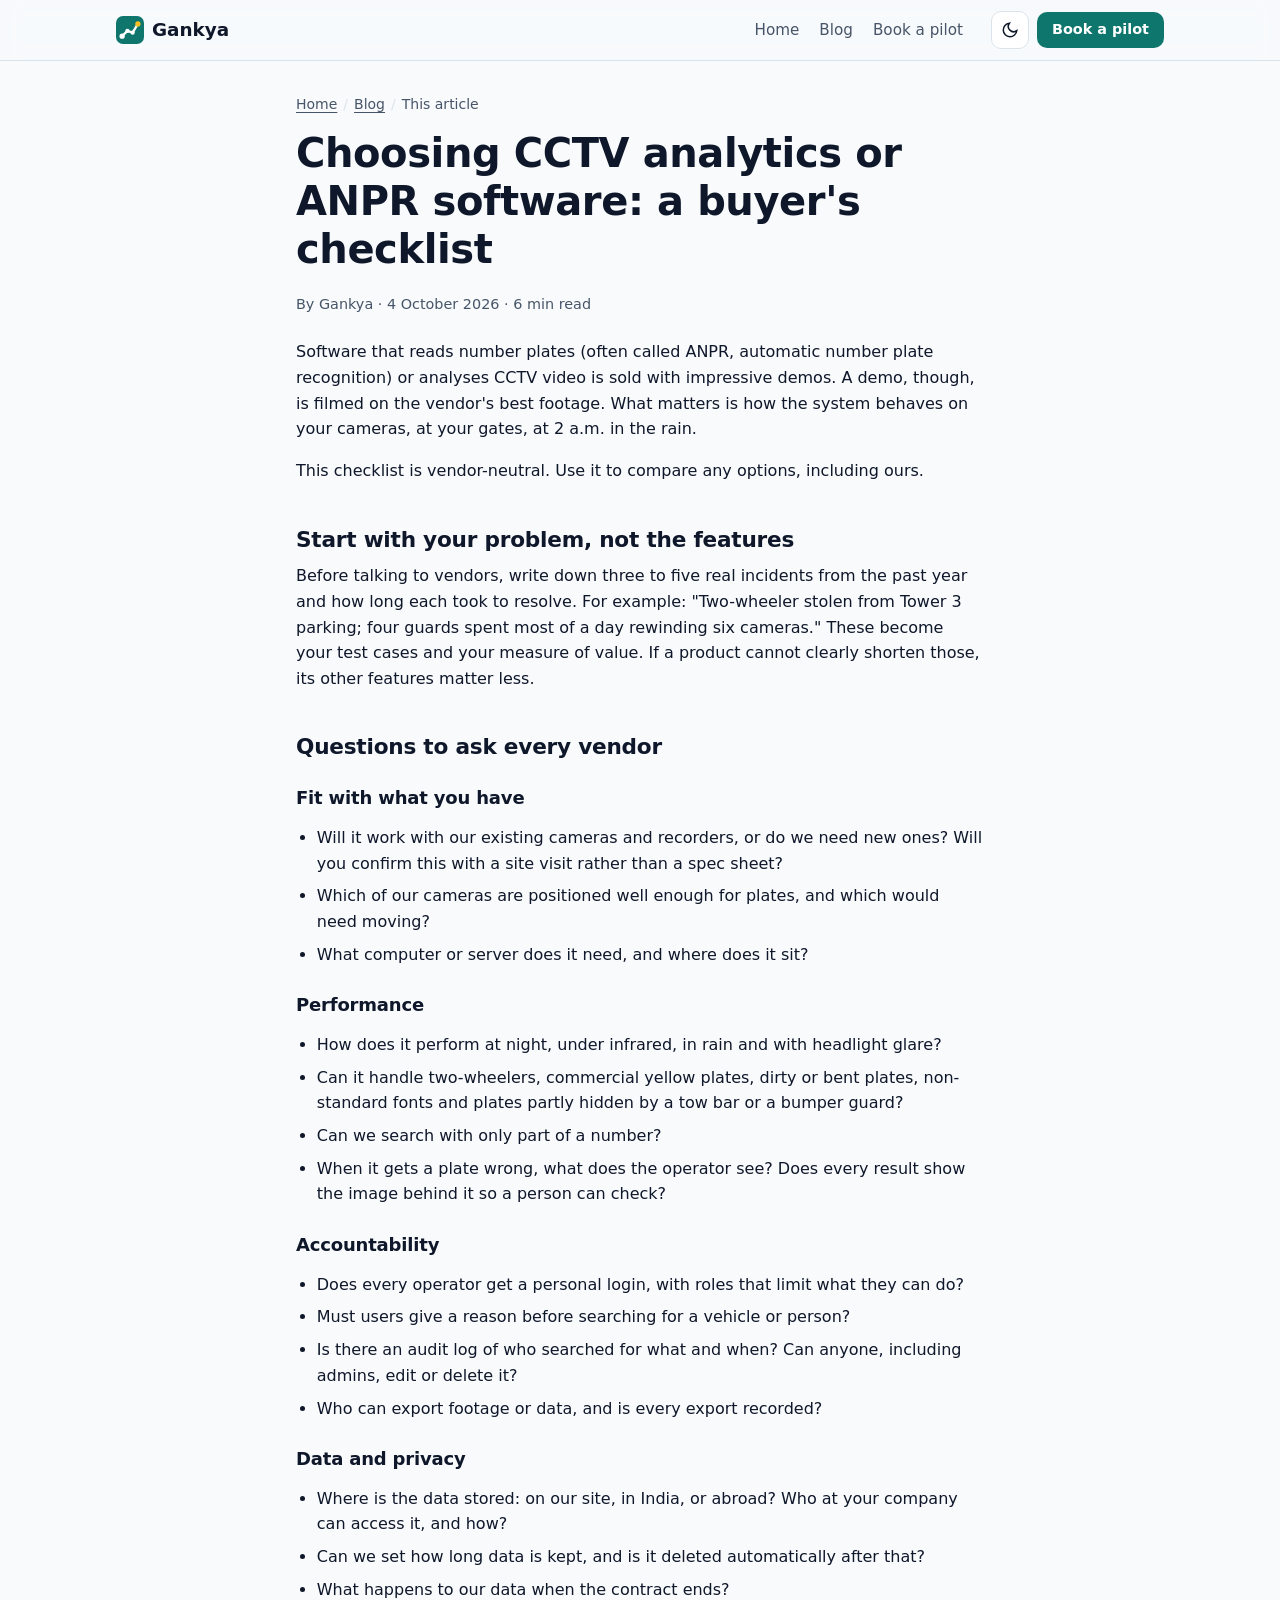
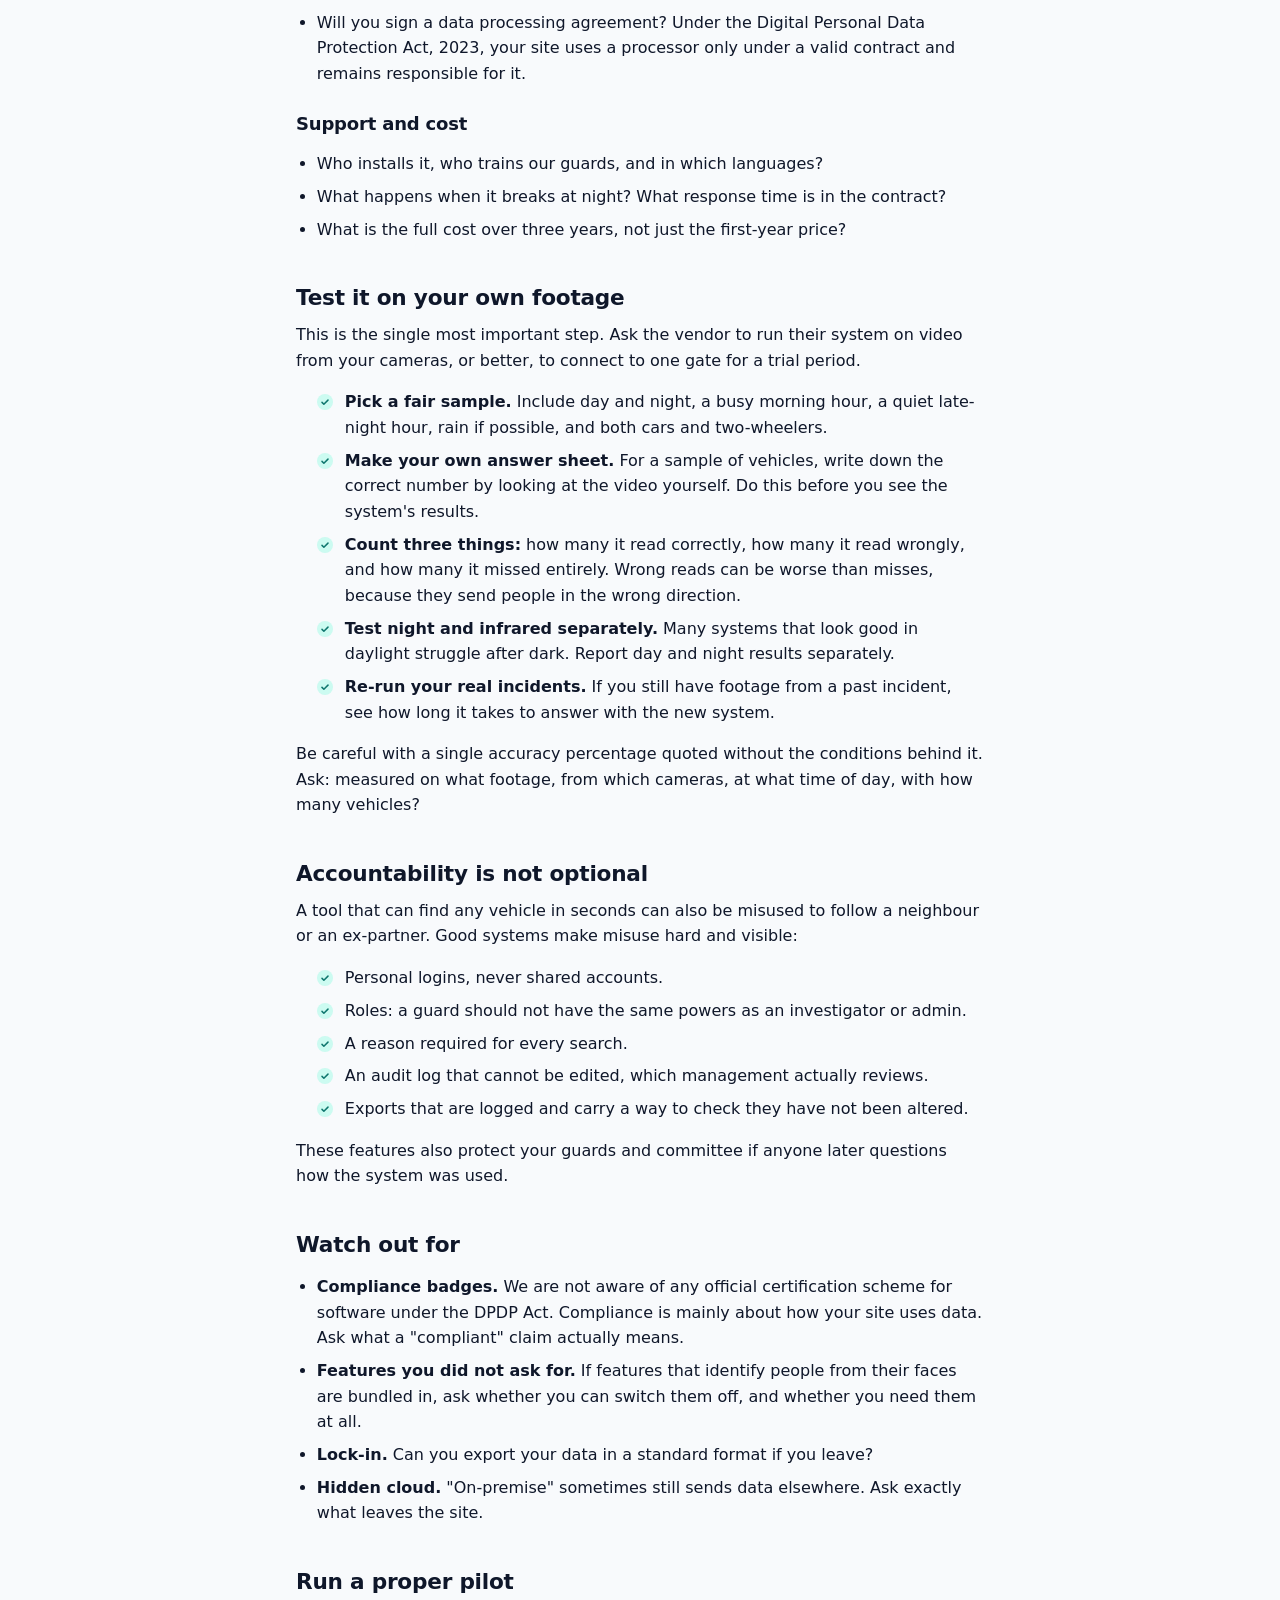
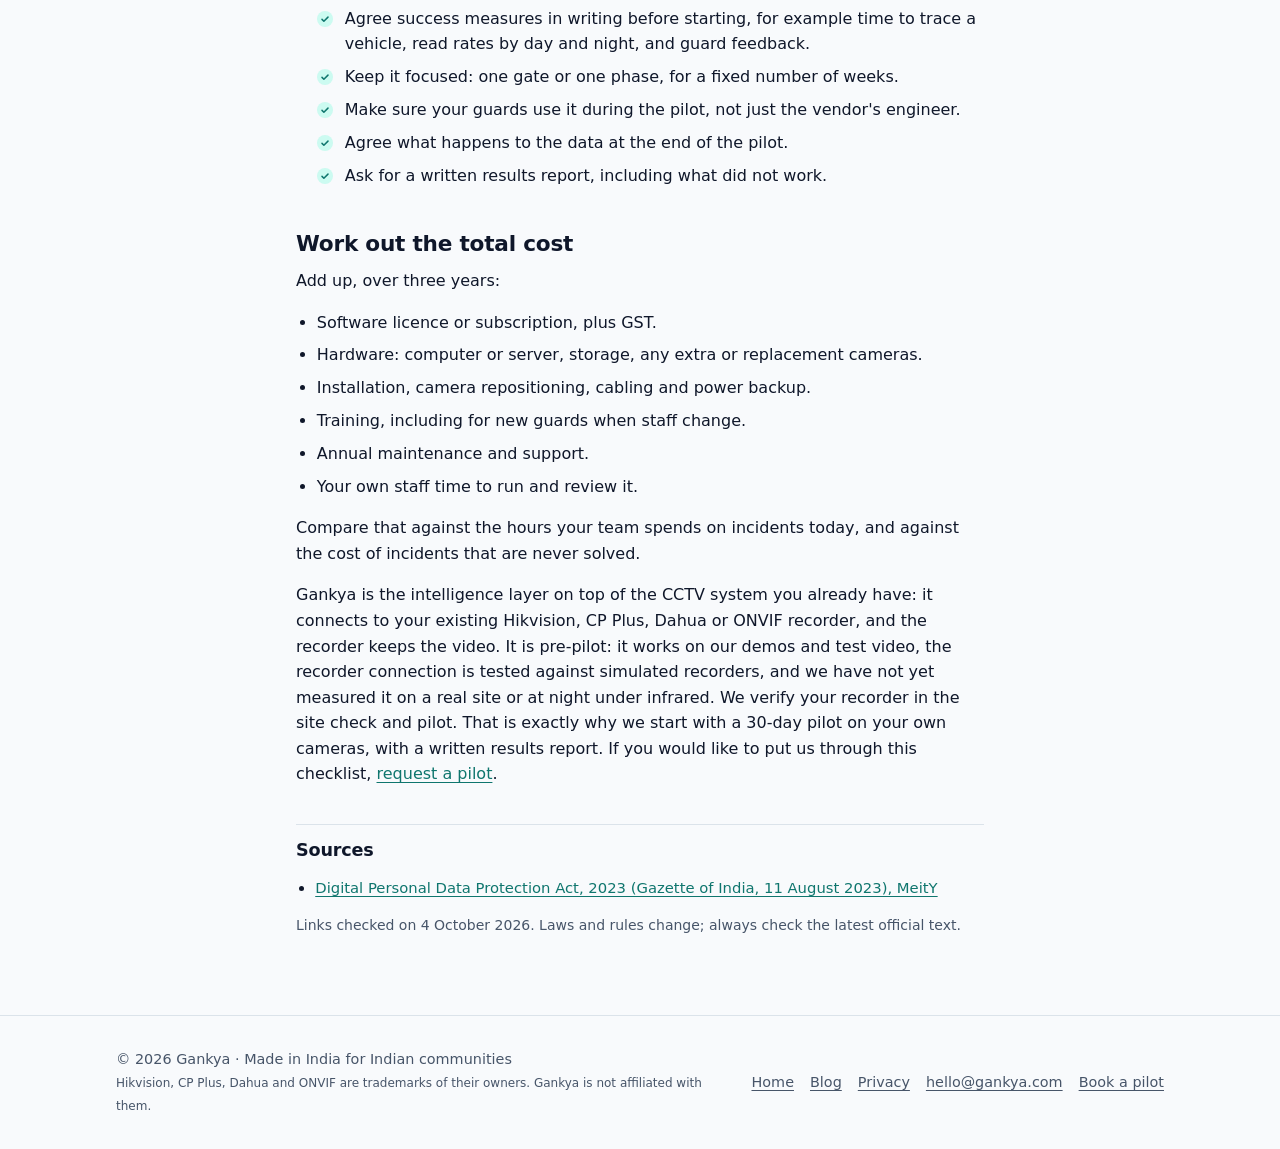
<file: blog/choosing-cctv-analytics-software.html>
<!doctype html>
<html lang="en-IN">
<head>
  <meta charset="utf-8">
  <meta name="viewport" content="width=device-width, initial-scale=1">
  <title>Choosing CCTV analytics or ANPR software: a buyer&#x27;s checklist</title>
  <meta name="description" content="A vendor-neutral checklist for buying CCTV analytics or number plate recognition software in India: questions to ask, testing on your own footage at night, accountability, data location, pilots and total cost.">
  <meta name="theme-color" content="#0f766e">
  <link rel="canonical" href="https://gankya.com/blog/choosing-cctv-analytics-software.html">
  <link rel="icon" href="../favicon.svg" type="image/svg+xml">
  <meta property="og:type" content="article">
  <meta property="og:title" content="Choosing CCTV analytics or ANPR software: a buyer&#x27;s checklist">
  <meta property="og:description" content="A vendor-neutral checklist for buying CCTV analytics or number plate recognition software in India: questions to ask, testing on your own footage at night, accountability, data location, pilots and total cost.">
  <meta property="og:url" content="https://gankya.com/blog/choosing-cctv-analytics-software.html">
  <meta property="og:site_name" content="Gankya">
  <meta name="twitter:card" content="summary">
  <link rel="stylesheet" href="../styles.css">
  <script>
    // Apply the saved theme before first paint so the page doesn't flash.
    try { var t = localStorage.getItem('ct-theme'); if (t) document.documentElement.setAttribute('data-theme', t); } catch (e) {}
  </script>
  <script type="application/ld+json">
  {"@context": "https://schema.org", "@type": "Article", "headline": "Choosing CCTV analytics or ANPR software: a buyer's checklist", "description": "A vendor-neutral checklist for buying CCTV analytics or number plate recognition software in India: questions to ask, testing on your own footage at night, accountability, data location, pilots and total cost.", "datePublished": "2026-10-04", "dateModified": "2026-10-04", "author": {"@type": "Organization", "name": "Gankya", "url": "https://gankya.com/"}, "publisher": {"@type": "Organization", "name": "Gankya", "url": "https://gankya.com/"}, "mainEntityOfPage": "https://gankya.com/blog/choosing-cctv-analytics-software.html", "inLanguage": "en-IN"}
  </script>
</head>
<body>
<a class="skip" href="#main">Skip to content</a>

<header class="site-header">
  <div class="wrap">
    <a class="logo" href="../index.html" aria-label="Gankya home">
      <svg viewBox="0 0 32 32" aria-hidden="true"><rect width="32" height="32" rx="8" fill="#0f766e"/><path d="M7 23 L13 17 L19 19 L25 9" fill="none" stroke="#fff" stroke-width="2.6" stroke-linecap="round" stroke-linejoin="round"/><circle cx="7" cy="23" r="3" fill="#fff"/><circle cx="13" cy="17" r="2.4" fill="#fff"/><circle cx="19" cy="19" r="2.4" fill="#fff"/><circle cx="25" cy="9" r="3" fill="#fbbf24"/></svg>
      Gankya
    </a>
    <nav class="nav" aria-label="Main">
      <a href="../index.html">Home</a>
      <a href="index.html">Blog</a>
      <a href="../index.html#pilot">Book a pilot</a>
    </nav>
    <div class="header-actions">
      <button class="theme-toggle" type="button" aria-label="Switch light or dark theme" id="themeToggle">
        <svg viewBox="0 0 24 24" fill="none" stroke="currentColor" stroke-width="2" stroke-linecap="round" aria-hidden="true"><path d="M21 12.8A9 9 0 1 1 11.2 3a7 7 0 0 0 9.8 9.8z"/></svg>
      </button>
      <a class="btn btn-primary btn-sm" href="../index.html#pilot">Book a pilot</a>
    </div>
  </div>
</header>

<main id="main">
  <article class="wrap article">
    <nav class="crumbs" aria-label="Breadcrumb"><ol><li><a href="../index.html">Home</a></li><li><a href="index.html">Blog</a></li><li aria-current="page">This article</li></ol></nav>
    <h1>Choosing CCTV analytics or ANPR software: a buyer&#x27;s checklist</h1>
    <p class="byline">By Gankya · <time datetime="2026-10-04">4 October 2026</time> · 6 min read</p>

<p>Software that reads number plates (often called ANPR, automatic number plate recognition) or analyses CCTV video is sold with impressive demos. A demo, though, is filmed on the vendor's best footage. What matters is how the system behaves on your cameras, at your gates, at 2 a.m. in the rain.</p>
<p>This checklist is vendor-neutral. Use it to compare any options, including ours.</p>

<h2>Start with your problem, not the features</h2>
<p>Before talking to vendors, write down three to five real incidents from the past year and how long each took to resolve. For example: "Two-wheeler stolen from Tower 3 parking; four guards spent most of a day rewinding six cameras." These become your test cases and your measure of value. If a product cannot clearly shorten those, its other features matter less.</p>

<h2>Questions to ask every vendor</h2>
<h3>Fit with what you have</h3>
<ul>
  <li>Will it work with our existing cameras and recorders, or do we need new ones? Will you confirm this with a site visit rather than a spec sheet?</li>
  <li>Which of our cameras are positioned well enough for plates, and which would need moving?</li>
  <li>What computer or server does it need, and where does it sit?</li>
</ul>
<h3>Performance</h3>
<ul>
  <li>How does it perform at night, under infrared, in rain and with headlight glare?</li>
  <li>Can it handle two-wheelers, commercial yellow plates, dirty or bent plates, non-standard fonts and plates partly hidden by a tow bar or a bumper guard?</li>
  <li>Can we search with only part of a number?</li>
  <li>When it gets a plate wrong, what does the operator see? Does every result show the image behind it so a person can check?</li>
</ul>
<h3>Accountability</h3>
<ul>
  <li>Does every operator get a personal login, with roles that limit what they can do?</li>
  <li>Must users give a reason before searching for a vehicle or person?</li>
  <li>Is there an audit log of who searched for what and when? Can anyone, including admins, edit or delete it?</li>
  <li>Who can export footage or data, and is every export recorded?</li>
</ul>
<h3>Data and privacy</h3>
<ul>
  <li>Where is the data stored: on our site, in India, or abroad? Who at your company can access it, and how?</li>
  <li>Can we set how long data is kept, and is it deleted automatically after that?</li>
  <li>What happens to our data when the contract ends?</li>
  <li>Will you sign a data processing agreement? Under the Digital Personal Data Protection Act, 2023, your site uses a processor only under a valid contract and remains responsible for it.</li>
</ul>
<h3>Support and cost</h3>
<ul>
  <li>Who installs it, who trains our guards, and in which languages?</li>
  <li>What happens when it breaks at night? What response time is in the contract?</li>
  <li>What is the full cost over three years, not just the first-year price?</li>
</ul>

<h2>Test it on your own footage</h2>
<p>This is the single most important step. Ask the vendor to run their system on video from your cameras, or better, to connect to one gate for a trial period.</p>
<ul class="checks">
  <li><strong>Pick a fair sample.</strong> Include day and night, a busy morning hour, a quiet late-night hour, rain if possible, and both cars and two-wheelers.</li>
  <li><strong>Make your own answer sheet.</strong> For a sample of vehicles, write down the correct number by looking at the video yourself. Do this before you see the system's results.</li>
  <li><strong>Count three things:</strong> how many it read correctly, how many it read wrongly, and how many it missed entirely. Wrong reads can be worse than misses, because they send people in the wrong direction.</li>
  <li><strong>Test night and infrared separately.</strong> Many systems that look good in daylight struggle after dark. Report day and night results separately.</li>
  <li><strong>Re-run your real incidents.</strong> If you still have footage from a past incident, see how long it takes to answer with the new system.</li>
</ul>
<p>Be careful with a single accuracy percentage quoted without the conditions behind it. Ask: measured on what footage, from which cameras, at what time of day, with how many vehicles?</p>

<h2>Accountability is not optional</h2>
<p>A tool that can find any vehicle in seconds can also be misused to follow a neighbour or an ex-partner. Good systems make misuse hard and visible:</p>
<ul class="checks">
  <li>Personal logins, never shared accounts.</li>
  <li>Roles: a guard should not have the same powers as an investigator or admin.</li>
  <li>A reason required for every search.</li>
  <li>An audit log that cannot be edited, which management actually reviews.</li>
  <li>Exports that are logged and carry a way to check they have not been altered.</li>
</ul>
<p>These features also protect your guards and committee if anyone later questions how the system was used.</p>

<h2>Watch out for</h2>
<ul>
  <li><strong>Compliance badges.</strong> We are not aware of any official certification scheme for software under the DPDP Act. Compliance is mainly about how your site uses data. Ask what a "compliant" claim actually means.</li>
  <li><strong>Features you did not ask for.</strong> If features that identify people from their faces are bundled in, ask whether you can switch them off, and whether you need them at all.</li>
  <li><strong>Lock-in.</strong> Can you export your data in a standard format if you leave?</li>
  <li><strong>Hidden cloud.</strong> "On-premise" sometimes still sends data elsewhere. Ask exactly what leaves the site.</li>
</ul>

<h2>Run a proper pilot</h2>
<ul class="checks">
  <li>Agree success measures in writing before starting, for example time to trace a vehicle, read rates by day and night, and guard feedback.</li>
  <li>Keep it focused: one gate or one phase, for a fixed number of weeks.</li>
  <li>Make sure your guards use it during the pilot, not just the vendor's engineer.</li>
  <li>Agree what happens to the data at the end of the pilot.</li>
  <li>Ask for a written results report, including what did not work.</li>
</ul>

<h2>Work out the total cost</h2>
<p>Add up, over three years:</p>
<ul>
  <li>Software licence or subscription, plus GST.</li>
  <li>Hardware: computer or server, storage, any extra or replacement cameras.</li>
  <li>Installation, camera repositioning, cabling and power backup.</li>
  <li>Training, including for new guards when staff change.</li>
  <li>Annual maintenance and support.</li>
  <li>Your own staff time to run and review it.</li>
</ul>
<p>Compare that against the hours your team spends on incidents today, and against the cost of incidents that are never solved.</p>

<p>Gankya is the intelligence layer on top of the CCTV system you already have: it connects to your existing Hikvision, CP Plus, Dahua or ONVIF recorder, and the recorder keeps the video. It is pre-pilot: it works on our demos and test video, the recorder connection is tested against simulated recorders, and we have not yet measured it on a real site or at night under infrared. We verify your recorder in the site check and pilot. That is exactly why we start with a 30-day pilot on your own cameras, with a written results report. If you would like to put us through this checklist, <a href="../index.html#pilot">request a pilot</a>.</p>

    <section class="sources" aria-labelledby="sources-h">
      <h2 id="sources-h">Sources</h2>
      <ul>
    <li><a href="https://www.meity.gov.in/static/uploads/2024/06/2bf1f0e9f04e6fb4f8fef35e82c42aa5.pdf" rel="noopener">Digital Personal Data Protection Act, 2023 (Gazette of India, 11 August 2023), MeitY</a></li>
      </ul>
      <p class="fine">Links checked on 4 October 2026. Laws and rules change; always check the latest official text.</p>
    </section>
  </article>
</main>

<footer class="site-footer">
  <div class="wrap">
    <div>© <span id="yr">2026</span> Gankya · Made in India for Indian communities<br><small class="muted">Hikvision, CP Plus, Dahua and ONVIF are trademarks of their owners. Gankya is not affiliated with them.</small></div>
    <nav aria-label="Footer">
      <a href="../index.html">Home</a>
      <a href="index.html">Blog</a>
      <a href="../privacy.html">Privacy</a>
      <a href="mailto:hello@gankya.com">hello@gankya.com</a>
      <a href="../index.html#pilot">Book a pilot</a>
    </nav>
  </div>
</footer>

<script>
(function () {
  // Theme toggle: remembers the choice in this browser only.
  var root = document.documentElement, btn = document.getElementById('themeToggle');
  btn.addEventListener('click', function () {
    var cur = root.getAttribute('data-theme') ||
      (matchMedia('(prefers-color-scheme: dark)').matches ? 'dark' : 'light');
    var next = cur === 'dark' ? 'light' : 'dark';
    root.setAttribute('data-theme', next);
    try { localStorage.setItem('ct-theme', next); } catch (e) {}
  });
  document.getElementById('yr').textContent = new Date().getFullYear();
})();
</script>
</body>
</html>
</file>
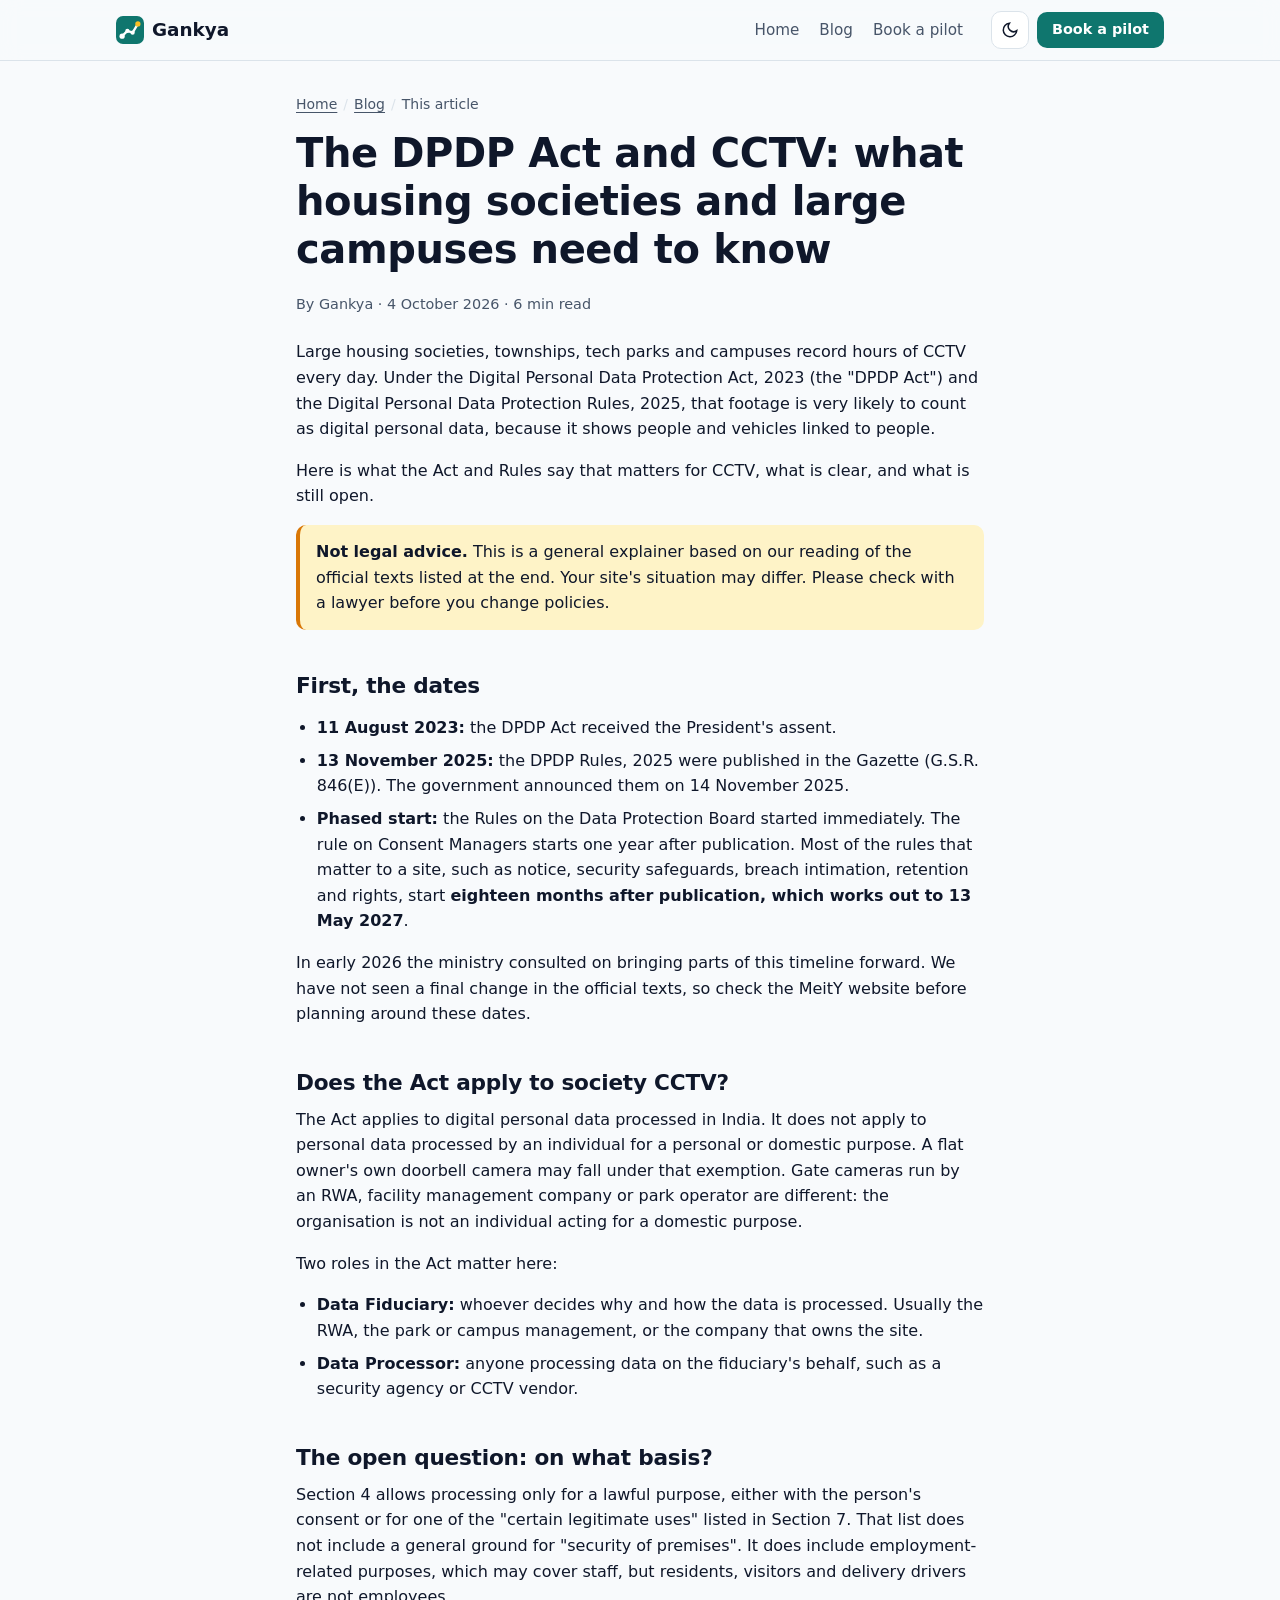
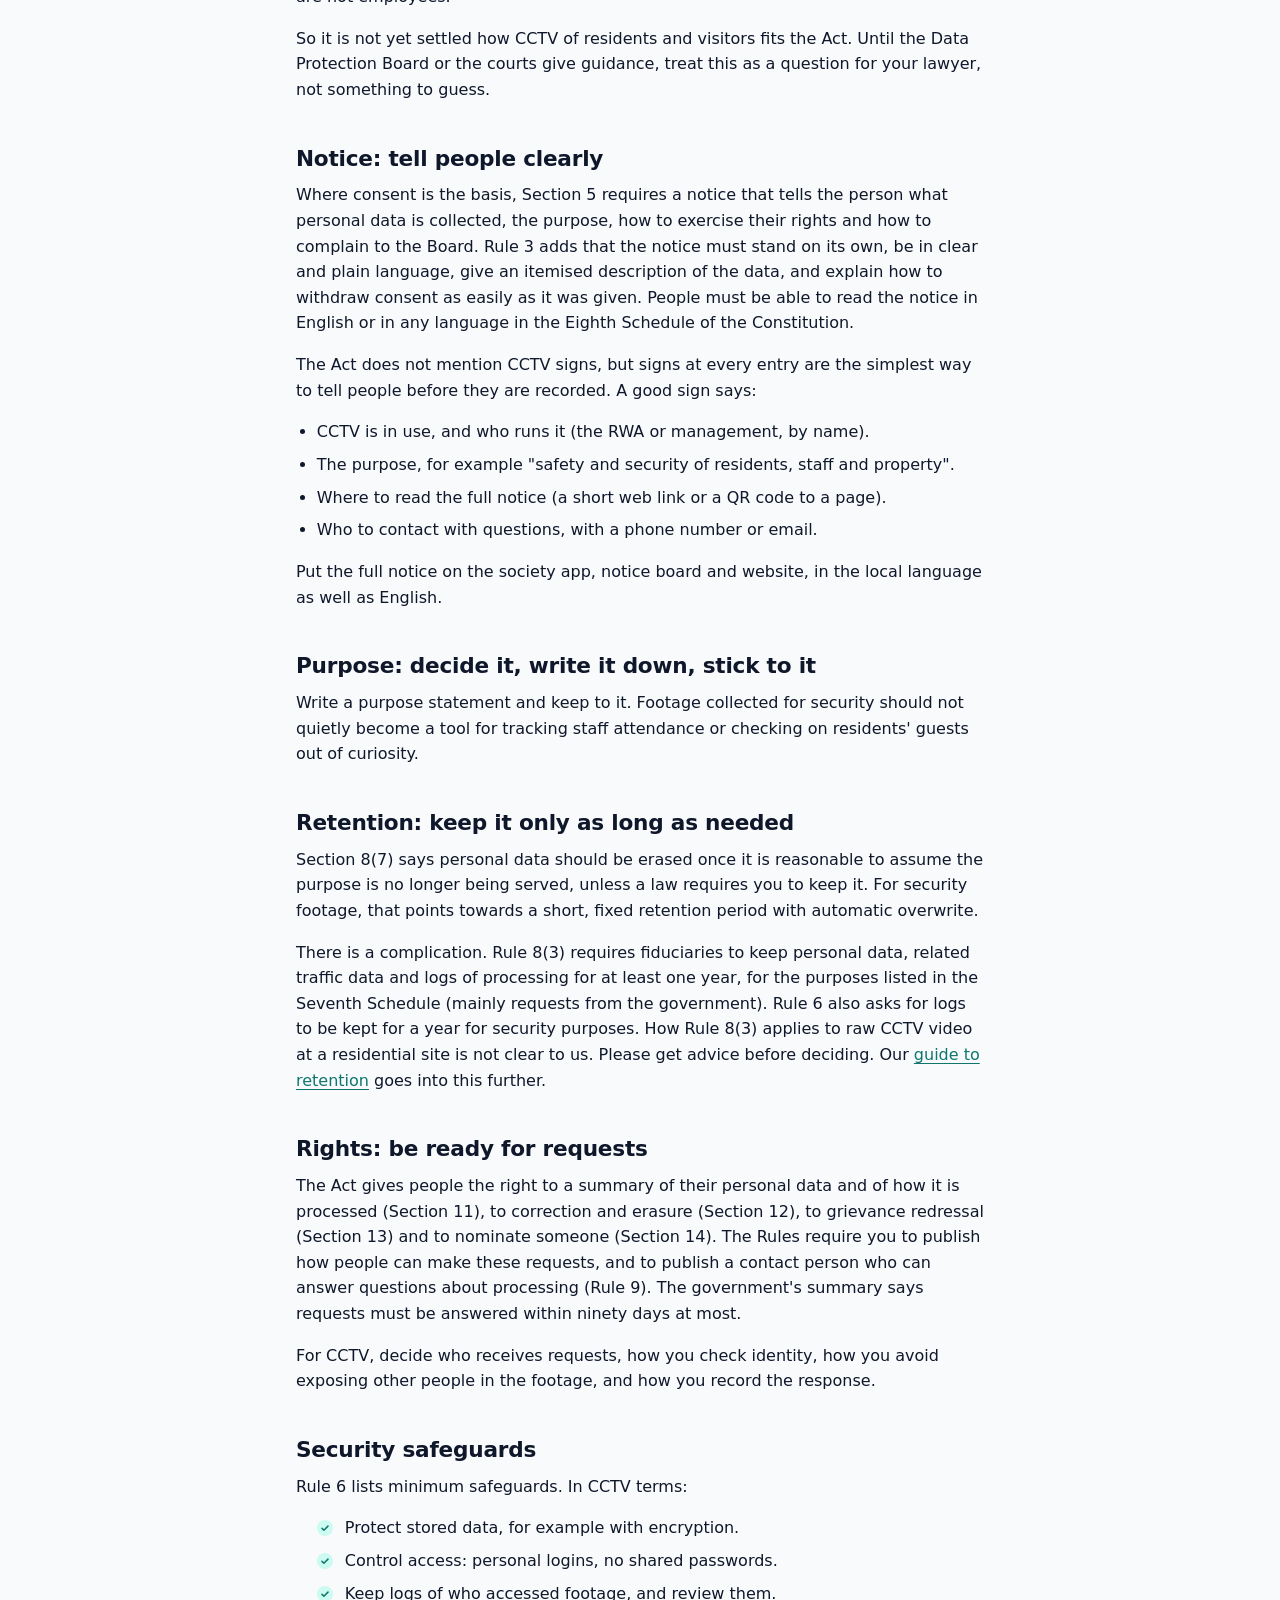
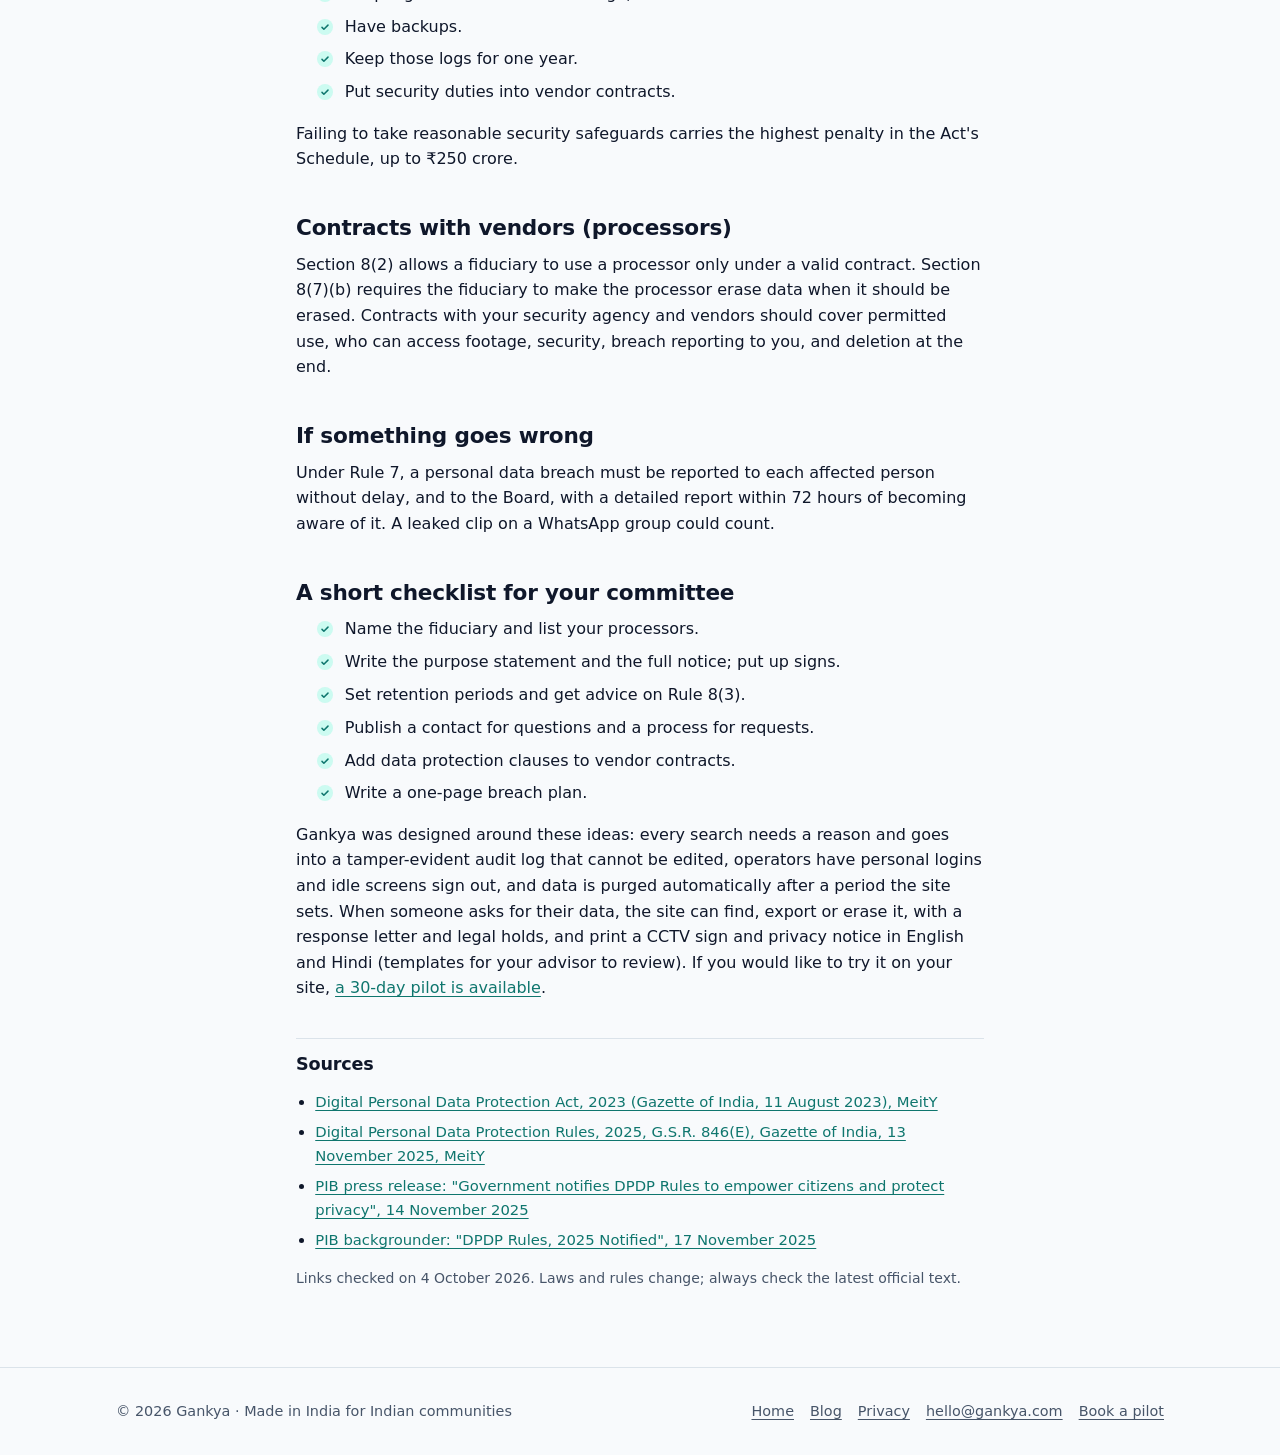
<file: blog/dpdp-act-cctv-housing-societies.html>
<!doctype html>
<html lang="en-IN">
<head>
  <meta charset="utf-8">
  <meta name="viewport" content="width=device-width, initial-scale=1">
  <title>DPDP Act and CCTV: a guide for housing societies and campuses</title>
  <meta name="description" content="What India&#x27;s DPDP Act 2023 and DPDP Rules 2025 mean for CCTV at societies, townships and campuses: key dates, notice, purpose, retention, requests, security and vendor contracts.">
  <meta name="theme-color" content="#0f766e">
  <link rel="canonical" href="https://gankya.com/blog/dpdp-act-cctv-housing-societies.html">
  <link rel="icon" href="../favicon.svg" type="image/svg+xml">
  <meta property="og:type" content="article">
  <meta property="og:title" content="DPDP Act and CCTV: a guide for housing societies and campuses">
  <meta property="og:description" content="What India&#x27;s DPDP Act 2023 and DPDP Rules 2025 mean for CCTV at societies, townships and campuses: key dates, notice, purpose, retention, requests, security and vendor contracts.">
  <meta property="og:url" content="https://gankya.com/blog/dpdp-act-cctv-housing-societies.html">
  <meta property="og:site_name" content="Gankya">
  <meta name="twitter:card" content="summary">
  <link rel="stylesheet" href="../styles.css">
  <script>
    // Apply the saved theme before first paint so the page doesn't flash.
    try { var t = localStorage.getItem('ct-theme'); if (t) document.documentElement.setAttribute('data-theme', t); } catch (e) {}
  </script>
  <script type="application/ld+json">
  {"@context": "https://schema.org", "@type": "Article", "headline": "The DPDP Act and CCTV: what housing societies and large campuses need to know", "description": "What India's DPDP Act 2023 and DPDP Rules 2025 mean for CCTV at societies, townships and campuses: key dates, notice, purpose, retention, requests, security and vendor contracts.", "datePublished": "2026-10-04", "dateModified": "2026-10-04", "author": {"@type": "Organization", "name": "Gankya", "url": "https://gankya.com/"}, "publisher": {"@type": "Organization", "name": "Gankya", "url": "https://gankya.com/"}, "mainEntityOfPage": "https://gankya.com/blog/dpdp-act-cctv-housing-societies.html", "inLanguage": "en-IN"}
  </script>
</head>
<body>
<a class="skip" href="#main">Skip to content</a>

<header class="site-header">
  <div class="wrap">
    <a class="logo" href="../index.html" aria-label="Gankya home">
      <svg viewBox="0 0 32 32" aria-hidden="true"><rect width="32" height="32" rx="8" fill="#0f766e"/><path d="M7 23 L13 17 L19 19 L25 9" fill="none" stroke="#fff" stroke-width="2.6" stroke-linecap="round" stroke-linejoin="round"/><circle cx="7" cy="23" r="3" fill="#fff"/><circle cx="13" cy="17" r="2.4" fill="#fff"/><circle cx="19" cy="19" r="2.4" fill="#fff"/><circle cx="25" cy="9" r="3" fill="#fbbf24"/></svg>
      Gankya
    </a>
    <nav class="nav" aria-label="Main">
      <a href="../index.html">Home</a>
      <a href="index.html">Blog</a>
      <a href="../index.html#pilot">Book a pilot</a>
    </nav>
    <div class="header-actions">
      <button class="theme-toggle" type="button" aria-label="Switch light or dark theme" id="themeToggle">
        <svg viewBox="0 0 24 24" fill="none" stroke="currentColor" stroke-width="2" stroke-linecap="round" aria-hidden="true"><path d="M21 12.8A9 9 0 1 1 11.2 3a7 7 0 0 0 9.8 9.8z"/></svg>
      </button>
      <a class="btn btn-primary btn-sm" href="../index.html#pilot">Book a pilot</a>
    </div>
  </div>
</header>

<main id="main">
  <article class="wrap article">
    <nav class="crumbs" aria-label="Breadcrumb"><ol><li><a href="../index.html">Home</a></li><li><a href="index.html">Blog</a></li><li aria-current="page">This article</li></ol></nav>
    <h1>The DPDP Act and CCTV: what housing societies and large campuses need to know</h1>
    <p class="byline">By Gankya · <time datetime="2026-10-04">4 October 2026</time> · 6 min read</p>

<p>Large housing societies, townships, tech parks and campuses record hours of CCTV every day. Under the Digital Personal Data Protection Act, 2023 (the "DPDP Act") and the Digital Personal Data Protection Rules, 2025, that footage is very likely to count as digital personal data, because it shows people and vehicles linked to people.</p>
<p>Here is what the Act and Rules say that matters for CCTV, what is clear, and what is still open.</p>

<div class="callout callout-warn"><p><strong>Not legal advice.</strong> This is a general explainer based on our reading of the official texts listed at the end. Your site's situation may differ. Please check with a lawyer before you change policies.</p></div>

<h2>First, the dates</h2>
<ul>
  <li><strong>11 August 2023:</strong> the DPDP Act received the President's assent.</li>
  <li><strong>13 November 2025:</strong> the DPDP Rules, 2025 were published in the Gazette (G.S.R. 846(E)). The government announced them on 14 November 2025.</li>
  <li><strong>Phased start:</strong> the Rules on the Data Protection Board started immediately. The rule on Consent Managers starts one year after publication. Most of the rules that matter to a site, such as notice, security safeguards, breach intimation, retention and rights, start <strong>eighteen months after publication, which works out to 13 May 2027</strong>.</li>
</ul>
<p>In early 2026 the ministry consulted on bringing parts of this timeline forward. We have not seen a final change in the official texts, so check the MeitY website before planning around these dates.</p>

<h2>Does the Act apply to society CCTV?</h2>
<p>The Act applies to digital personal data processed in India. It does not apply to personal data processed by an individual for a personal or domestic purpose. A flat owner's own doorbell camera may fall under that exemption. Gate cameras run by an RWA, facility management company or park operator are different: the organisation is not an individual acting for a domestic purpose.</p>
<p>Two roles in the Act matter here:</p>
<ul>
  <li><strong>Data Fiduciary:</strong> whoever decides why and how the data is processed. Usually the RWA, the park or campus management, or the company that owns the site.</li>
  <li><strong>Data Processor:</strong> anyone processing data on the fiduciary's behalf, such as a security agency or CCTV vendor.</li>
</ul>

<h2>The open question: on what basis?</h2>
<p>Section 4 allows processing only for a lawful purpose, either with the person's consent or for one of the "certain legitimate uses" listed in Section 7. That list does not include a general ground for "security of premises". It does include employment-related purposes, which may cover staff, but residents, visitors and delivery drivers are not employees.</p>
<p>So it is not yet settled how CCTV of residents and visitors fits the Act. Until the Data Protection Board or the courts give guidance, treat this as a question for your lawyer, not something to guess.</p>

<h2>Notice: tell people clearly</h2>
<p>Where consent is the basis, Section 5 requires a notice that tells the person what personal data is collected, the purpose, how to exercise their rights and how to complain to the Board. Rule 3 adds that the notice must stand on its own, be in clear and plain language, give an itemised description of the data, and explain how to withdraw consent as easily as it was given. People must be able to read the notice in English or in any language in the Eighth Schedule of the Constitution.</p>
<p>The Act does not mention CCTV signs, but signs at every entry are the simplest way to tell people before they are recorded. A good sign says:</p>
<ul>
  <li>CCTV is in use, and who runs it (the RWA or management, by name).</li>
  <li>The purpose, for example "safety and security of residents, staff and property".</li>
  <li>Where to read the full notice (a short web link or a QR code to a page).</li>
  <li>Who to contact with questions, with a phone number or email.</li>
</ul>
<p>Put the full notice on the society app, notice board and website, in the local language as well as English.</p>

<h2>Purpose: decide it, write it down, stick to it</h2>
<p>Write a purpose statement and keep to it. Footage collected for security should not quietly become a tool for tracking staff attendance or checking on residents' guests out of curiosity.</p>

<h2>Retention: keep it only as long as needed</h2>
<p>Section 8(7) says personal data should be erased once it is reasonable to assume the purpose is no longer being served, unless a law requires you to keep it. For security footage, that points towards a short, fixed retention period with automatic overwrite.</p>
<p>There is a complication. Rule 8(3) requires fiduciaries to keep personal data, related traffic data and logs of processing for at least one year, for the purposes listed in the Seventh Schedule (mainly requests from the government). Rule 6 also asks for logs to be kept for a year for security purposes. How Rule 8(3) applies to raw CCTV video at a residential site is not clear to us. Please get advice before deciding. Our <a href="number-plate-data-retention.html">guide to retention</a> goes into this further.</p>

<h2>Rights: be ready for requests</h2>
<p>The Act gives people the right to a summary of their personal data and of how it is processed (Section 11), to correction and erasure (Section 12), to grievance redressal (Section 13) and to nominate someone (Section 14). The Rules require you to publish how people can make these requests, and to publish a contact person who can answer questions about processing (Rule 9). The government's summary says requests must be answered within ninety days at most.</p>
<p>For CCTV, decide who receives requests, how you check identity, how you avoid exposing other people in the footage, and how you record the response.</p>

<h2>Security safeguards</h2>
<p>Rule 6 lists minimum safeguards. In CCTV terms:</p>
<ul class="checks">
  <li>Protect stored data, for example with encryption.</li>
  <li>Control access: personal logins, no shared passwords.</li>
  <li>Keep logs of who accessed footage, and review them.</li>
  <li>Have backups.</li>
  <li>Keep those logs for one year.</li>
  <li>Put security duties into vendor contracts.</li>
</ul>
<p>Failing to take reasonable security safeguards carries the highest penalty in the Act's Schedule, up to ₹250 crore.</p>

<h2>Contracts with vendors (processors)</h2>
<p>Section 8(2) allows a fiduciary to use a processor only under a valid contract. Section 8(7)(b) requires the fiduciary to make the processor erase data when it should be erased. Contracts with your security agency and vendors should cover permitted use, who can access footage, security, breach reporting to you, and deletion at the end.</p>

<h2>If something goes wrong</h2>
<p>Under Rule 7, a personal data breach must be reported to each affected person without delay, and to the Board, with a detailed report within 72 hours of becoming aware of it. A leaked clip on a WhatsApp group could count.</p>

<h2>A short checklist for your committee</h2>
<ul class="checks">
  <li>Name the fiduciary and list your processors.</li>
  <li>Write the purpose statement and the full notice; put up signs.</li>
  <li>Set retention periods and get advice on Rule 8(3).</li>
    <li>Publish a contact for questions and a process for requests.</li>
  <li>Add data protection clauses to vendor contracts.</li>
  <li>Write a one-page breach plan.</li>
</ul>

<p>Gankya was designed around these ideas: every search needs a reason and goes into a tamper-evident audit log that cannot be edited, operators have personal logins and idle screens sign out, and data is purged automatically after a period the site sets. When someone asks for their data, the site can find, export or erase it, with a response letter and legal holds, and print a CCTV sign and privacy notice in English and Hindi (templates for your advisor to review). If you would like to try it on your site, <a href="../index.html#pilot">a 30-day pilot is available</a>.</p>

    <section class="sources" aria-labelledby="sources-h">
      <h2 id="sources-h">Sources</h2>
      <ul>
    <li><a href="https://www.meity.gov.in/static/uploads/2024/06/2bf1f0e9f04e6fb4f8fef35e82c42aa5.pdf" rel="noopener">Digital Personal Data Protection Act, 2023 (Gazette of India, 11 August 2023), MeitY</a></li>
    <li><a href="https://www.meity.gov.in/static/uploads/2025/11/53450e6e5dc0bfa85ebd78686cadad39.pdf" rel="noopener">Digital Personal Data Protection Rules, 2025, G.S.R. 846(E), Gazette of India, 13 November 2025, MeitY</a></li>
    <li><a href="https://www.pib.gov.in/PressReleasePage.aspx?PRID=2190014" rel="noopener">PIB press release: &quot;Government notifies DPDP Rules to empower citizens and protect privacy&quot;, 14 November 2025</a></li>
    <li><a href="https://static.pib.gov.in/WriteReadData/specificdocs/documents/2025/nov/doc20251117695301.pdf" rel="noopener">PIB backgrounder: &quot;DPDP Rules, 2025 Notified&quot;, 17 November 2025</a></li>
      </ul>
      <p class="fine">Links checked on 4 October 2026. Laws and rules change; always check the latest official text.</p>
    </section>
  </article>
</main>

<footer class="site-footer">
  <div class="wrap">
    <div>© <span id="yr">2026</span> Gankya · Made in India for Indian communities</div>
    <nav aria-label="Footer">
      <a href="../index.html">Home</a>
      <a href="index.html">Blog</a>
      <a href="../privacy.html">Privacy</a>
      <a href="mailto:hello@gankya.com">hello@gankya.com</a>
      <a href="../index.html#pilot">Book a pilot</a>
    </nav>
  </div>
</footer>

<script>
(function () {
  // Theme toggle: remembers the choice in this browser only.
  var root = document.documentElement, btn = document.getElementById('themeToggle');
  btn.addEventListener('click', function () {
    var cur = root.getAttribute('data-theme') ||
      (matchMedia('(prefers-color-scheme: dark)').matches ? 'dark' : 'light');
    var next = cur === 'dark' ? 'light' : 'dark';
    root.setAttribute('data-theme', next);
    try { localStorage.setItem('ct-theme', next); } catch (e) {}
  });
  document.getElementById('yr').textContent = new Date().getFullYear();
})();
</script>
</body>
</html>
</file>
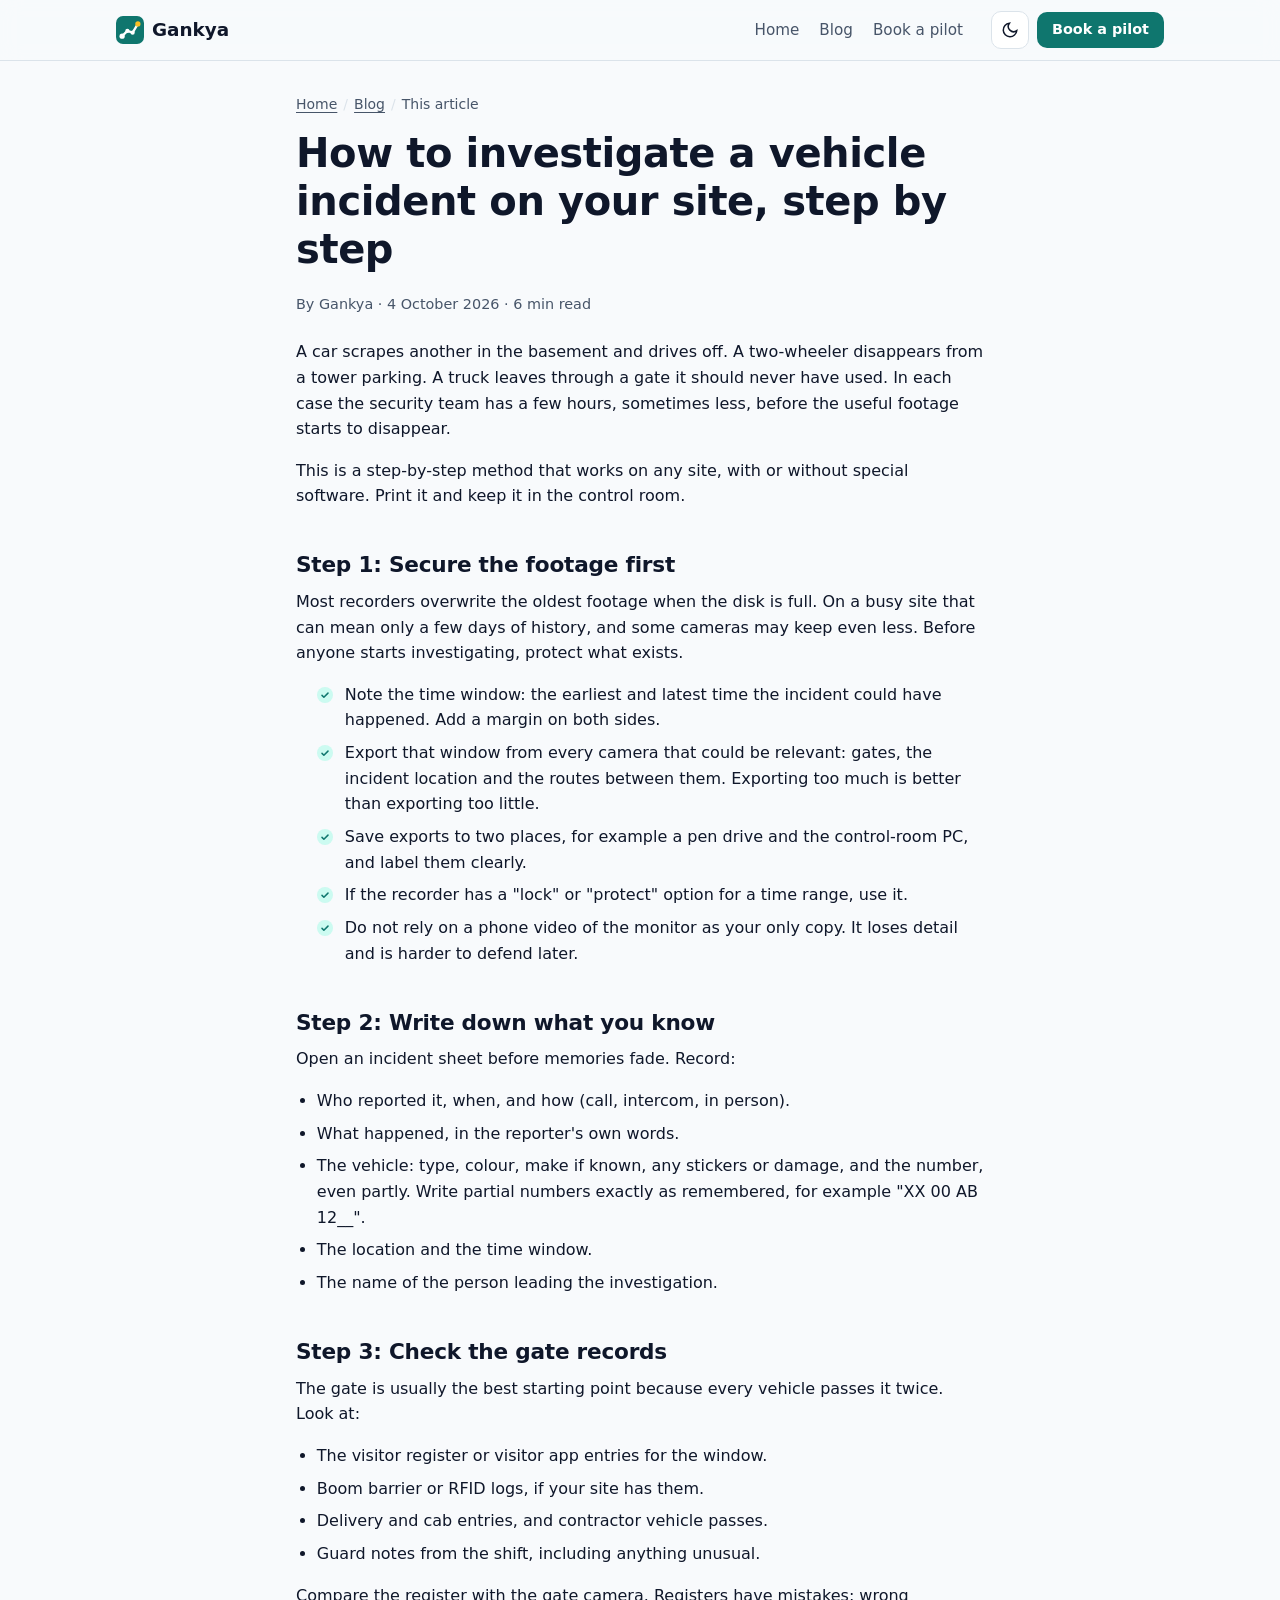
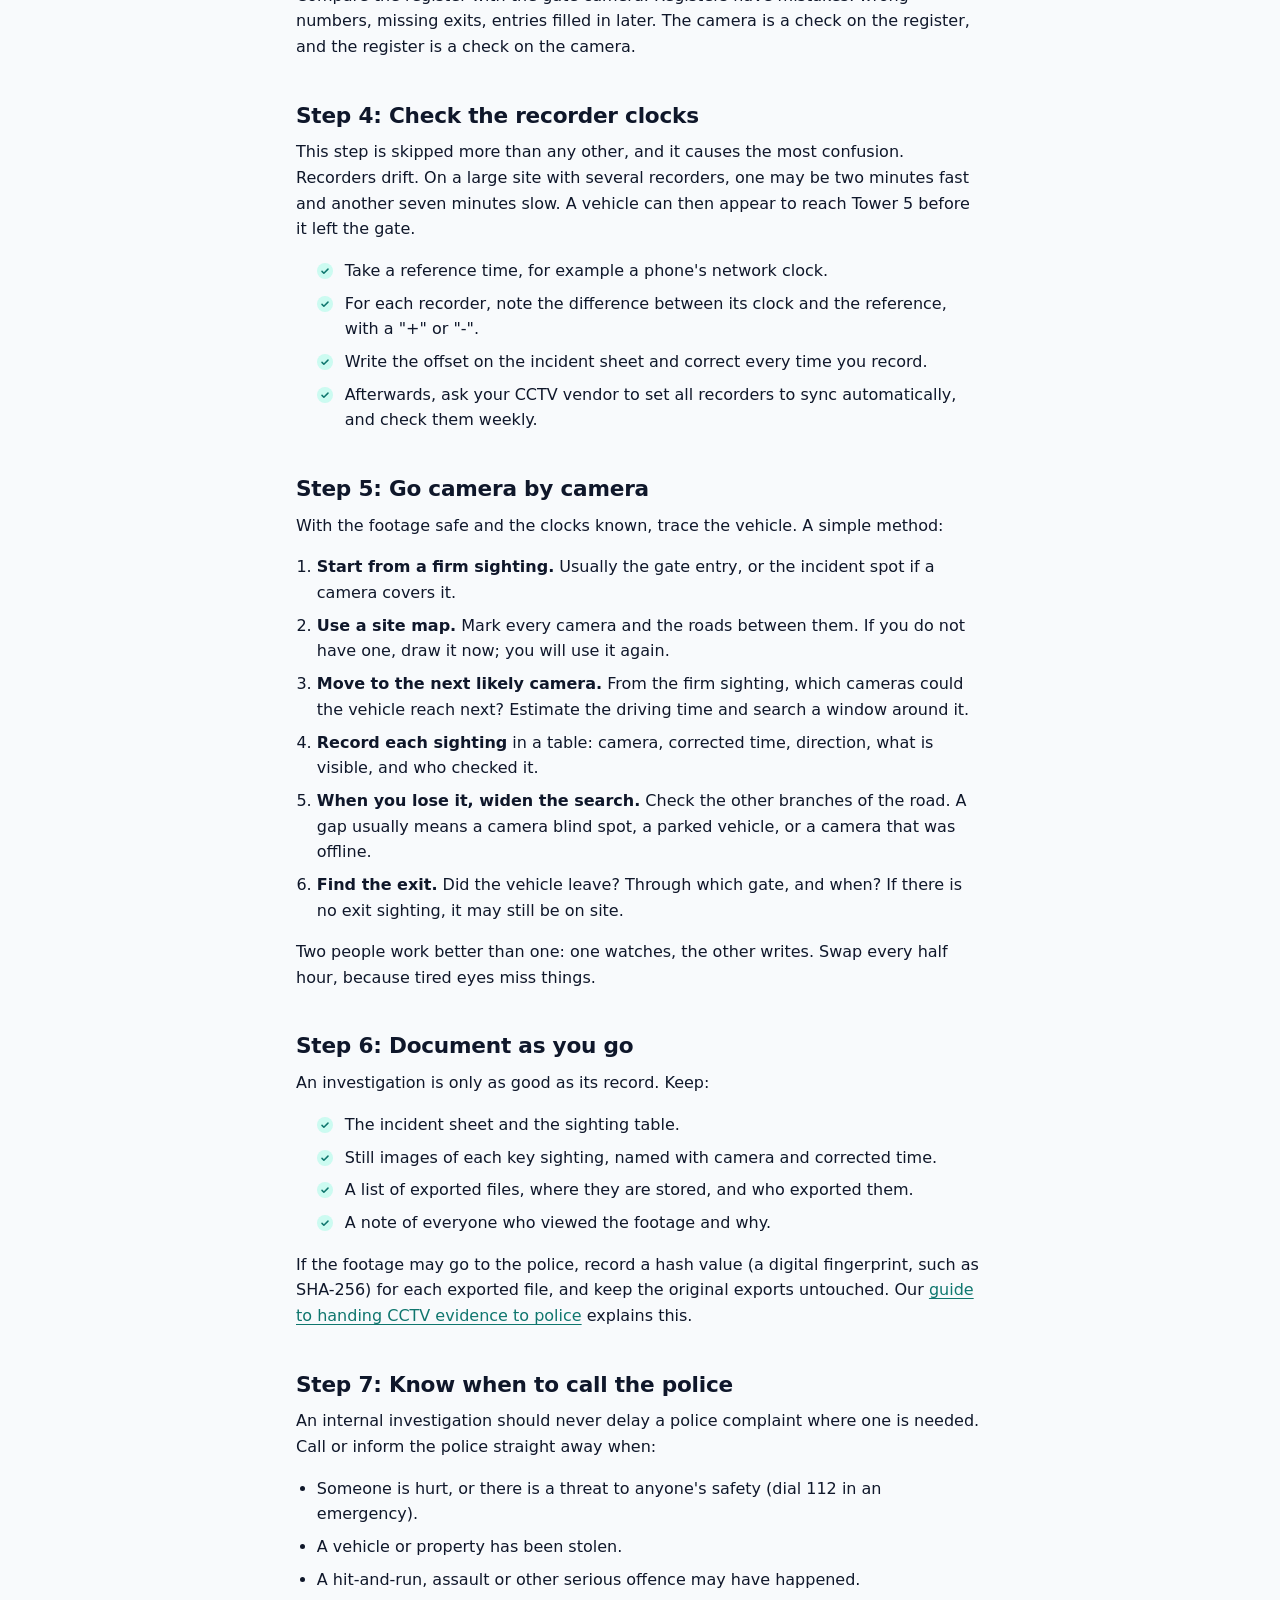
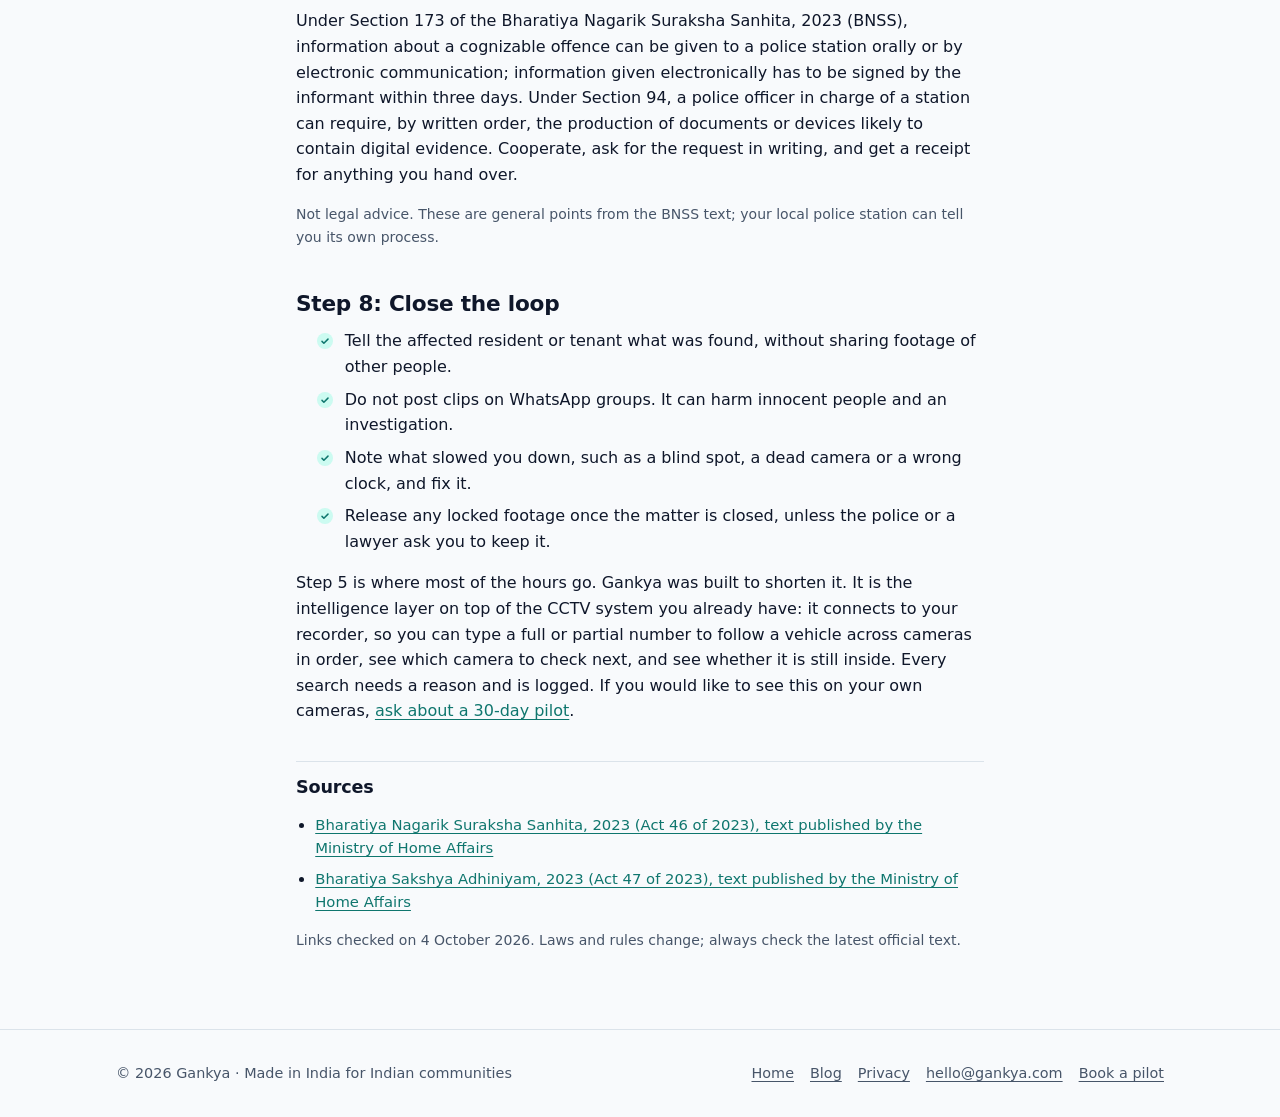
<file: blog/how-to-investigate-vehicle-incident.html>
<!doctype html>
<html lang="en-IN">
<head>
  <meta charset="utf-8">
  <meta name="viewport" content="width=device-width, initial-scale=1">
  <title>How to investigate a vehicle incident on your site: step by step</title>
  <meta name="description" content="A practical method for security teams after a vehicle incident at a township, park or campus: secure footage, check gate records and recorder clocks, trace camera by camera, document, and involve police.">
  <meta name="theme-color" content="#0f766e">
  <link rel="canonical" href="https://gankya.com/blog/how-to-investigate-vehicle-incident.html">
  <link rel="icon" href="../favicon.svg" type="image/svg+xml">
  <meta property="og:type" content="article">
  <meta property="og:title" content="How to investigate a vehicle incident on your site: step by step">
  <meta property="og:description" content="A practical method for security teams after a vehicle incident at a township, park or campus: secure footage, check gate records and recorder clocks, trace camera by camera, document, and involve police.">
  <meta property="og:url" content="https://gankya.com/blog/how-to-investigate-vehicle-incident.html">
  <meta property="og:site_name" content="Gankya">
  <meta name="twitter:card" content="summary">
  <link rel="stylesheet" href="../styles.css">
  <script>
    // Apply the saved theme before first paint so the page doesn't flash.
    try { var t = localStorage.getItem('ct-theme'); if (t) document.documentElement.setAttribute('data-theme', t); } catch (e) {}
  </script>
  <script type="application/ld+json">
  {"@context": "https://schema.org", "@type": "Article", "headline": "How to investigate a vehicle incident on your site, step by step", "description": "A practical method for security teams after a vehicle incident at a township, park or campus: secure footage, check gate records and recorder clocks, trace camera by camera, document, and involve police.", "datePublished": "2026-10-04", "dateModified": "2026-10-04", "author": {"@type": "Organization", "name": "Gankya", "url": "https://gankya.com/"}, "publisher": {"@type": "Organization", "name": "Gankya", "url": "https://gankya.com/"}, "mainEntityOfPage": "https://gankya.com/blog/how-to-investigate-vehicle-incident.html", "inLanguage": "en-IN"}
  </script>
</head>
<body>
<a class="skip" href="#main">Skip to content</a>

<header class="site-header">
  <div class="wrap">
    <a class="logo" href="../index.html" aria-label="Gankya home">
      <svg viewBox="0 0 32 32" aria-hidden="true"><rect width="32" height="32" rx="8" fill="#0f766e"/><path d="M7 23 L13 17 L19 19 L25 9" fill="none" stroke="#fff" stroke-width="2.6" stroke-linecap="round" stroke-linejoin="round"/><circle cx="7" cy="23" r="3" fill="#fff"/><circle cx="13" cy="17" r="2.4" fill="#fff"/><circle cx="19" cy="19" r="2.4" fill="#fff"/><circle cx="25" cy="9" r="3" fill="#fbbf24"/></svg>
      Gankya
    </a>
    <nav class="nav" aria-label="Main">
      <a href="../index.html">Home</a>
      <a href="index.html">Blog</a>
      <a href="../index.html#pilot">Book a pilot</a>
    </nav>
    <div class="header-actions">
      <button class="theme-toggle" type="button" aria-label="Switch light or dark theme" id="themeToggle">
        <svg viewBox="0 0 24 24" fill="none" stroke="currentColor" stroke-width="2" stroke-linecap="round" aria-hidden="true"><path d="M21 12.8A9 9 0 1 1 11.2 3a7 7 0 0 0 9.8 9.8z"/></svg>
      </button>
      <a class="btn btn-primary btn-sm" href="../index.html#pilot">Book a pilot</a>
    </div>
  </div>
</header>

<main id="main">
  <article class="wrap article">
    <nav class="crumbs" aria-label="Breadcrumb"><ol><li><a href="../index.html">Home</a></li><li><a href="index.html">Blog</a></li><li aria-current="page">This article</li></ol></nav>
    <h1>How to investigate a vehicle incident on your site, step by step</h1>
    <p class="byline">By Gankya · <time datetime="2026-10-04">4 October 2026</time> · 6 min read</p>

<p>A car scrapes another in the basement and drives off. A two-wheeler disappears from a tower parking. A truck leaves through a gate it should never have used. In each case the security team has a few hours, sometimes less, before the useful footage starts to disappear.</p>
<p>This is a step-by-step method that works on any site, with or without special software. Print it and keep it in the control room.</p>

<h2>Step 1: Secure the footage first</h2>
<p>Most recorders overwrite the oldest footage when the disk is full. On a busy site that can mean only a few days of history, and some cameras may keep even less. Before anyone starts investigating, protect what exists.</p>
<ul class="checks">
  <li>Note the time window: the earliest and latest time the incident could have happened. Add a margin on both sides.</li>
  <li>Export that window from every camera that could be relevant: gates, the incident location and the routes between them. Exporting too much is better than exporting too little.</li>
  <li>Save exports to two places, for example a pen drive and the control-room PC, and label them clearly.</li>
  <li>If the recorder has a "lock" or "protect" option for a time range, use it.</li>
  <li>Do not rely on a phone video of the monitor as your only copy. It loses detail and is harder to defend later.</li>
</ul>

<h2>Step 2: Write down what you know</h2>
<p>Open an incident sheet before memories fade. Record:</p>
<ul>
  <li>Who reported it, when, and how (call, intercom, in person).</li>
  <li>What happened, in the reporter's own words.</li>
  <li>The vehicle: type, colour, make if known, any stickers or damage, and the number, even partly. Write partial numbers exactly as remembered, for example "XX 00 AB 12__".</li>
  <li>The location and the time window.</li>
  <li>The name of the person leading the investigation.</li>
</ul>

<h2>Step 3: Check the gate records</h2>
<p>The gate is usually the best starting point because every vehicle passes it twice. Look at:</p>
<ul>
  <li>The visitor register or visitor app entries for the window.</li>
  <li>Boom barrier or RFID logs, if your site has them.</li>
  <li>Delivery and cab entries, and contractor vehicle passes.</li>
  <li>Guard notes from the shift, including anything unusual.</li>
</ul>
<p>Compare the register with the gate camera. Registers have mistakes: wrong numbers, missing exits, entries filled in later. The camera is a check on the register, and the register is a check on the camera.</p>

<h2>Step 4: Check the recorder clocks</h2>
<p>This step is skipped more than any other, and it causes the most confusion. Recorders drift. On a large site with several recorders, one may be two minutes fast and another seven minutes slow. A vehicle can then appear to reach Tower 5 before it left the gate.</p>
<ul class="checks">
  <li>Take a reference time, for example a phone's network clock.</li>
  <li>For each recorder, note the difference between its clock and the reference, with a "+" or "-".</li>
  <li>Write the offset on the incident sheet and correct every time you record.</li>
  <li>Afterwards, ask your CCTV vendor to set all recorders to sync automatically, and check them weekly.</li>
</ul>

<h2>Step 5: Go camera by camera</h2>
<p>With the footage safe and the clocks known, trace the vehicle. A simple method:</p>
<ol>
  <li><strong>Start from a firm sighting.</strong> Usually the gate entry, or the incident spot if a camera covers it.</li>
  <li><strong>Use a site map.</strong> Mark every camera and the roads between them. If you do not have one, draw it now; you will use it again.</li>
  <li><strong>Move to the next likely camera.</strong> From the firm sighting, which cameras could the vehicle reach next? Estimate the driving time and search a window around it.</li>
  <li><strong>Record each sighting</strong> in a table: camera, corrected time, direction, what is visible, and who checked it.</li>
  <li><strong>When you lose it, widen the search.</strong> Check the other branches of the road. A gap usually means a camera blind spot, a parked vehicle, or a camera that was offline.</li>
  <li><strong>Find the exit.</strong> Did the vehicle leave? Through which gate, and when? If there is no exit sighting, it may still be on site.</li>
</ol>
<p>Two people work better than one: one watches, the other writes. Swap every half hour, because tired eyes miss things.</p>

<h2>Step 6: Document as you go</h2>
<p>An investigation is only as good as its record. Keep:</p>
<ul class="checks">
  <li>The incident sheet and the sighting table.</li>
  <li>Still images of each key sighting, named with camera and corrected time.</li>
  <li>A list of exported files, where they are stored, and who exported them.</li>
  <li>A note of everyone who viewed the footage and why.</li>
</ul>
<p>If the footage may go to the police, record a hash value (a digital fingerprint, such as SHA-256) for each exported file, and keep the original exports untouched. Our <a href="cctv-evidence-police-section-63-bsa.html">guide to handing CCTV evidence to police</a> explains this.</p>

<h2>Step 7: Know when to call the police</h2>
<p>An internal investigation should never delay a police complaint where one is needed. Call or inform the police straight away when:</p>
<ul>
  <li>Someone is hurt, or there is a threat to anyone's safety (dial 112 in an emergency).</li>
  <li>A vehicle or property has been stolen.</li>
  <li>A hit-and-run, assault or other serious offence may have happened.</li>
</ul>
<p>Under Section 173 of the Bharatiya Nagarik Suraksha Sanhita, 2023 (BNSS), information about a cognizable offence can be given to a police station orally or by electronic communication; information given electronically has to be signed by the informant within three days. Under Section 94, a police officer in charge of a station can require, by written order, the production of documents or devices likely to contain digital evidence. Cooperate, ask for the request in writing, and get a receipt for anything you hand over.</p>
<p class="fine">Not legal advice. These are general points from the BNSS text; your local police station can tell you its own process.</p>

<h2>Step 8: Close the loop</h2>
<ul class="checks">
  <li>Tell the affected resident or tenant what was found, without sharing footage of other people.</li>
  <li>Do not post clips on WhatsApp groups. It can harm innocent people and an investigation.</li>
  <li>Note what slowed you down, such as a blind spot, a dead camera or a wrong clock, and fix it.</li>
  <li>Release any locked footage once the matter is closed, unless the police or a lawyer ask you to keep it.</li>
</ul>

<p>Step 5 is where most of the hours go. Gankya was built to shorten it. It is the intelligence layer on top of the CCTV system you already have: it connects to your recorder, so you can type a full or partial number to follow a vehicle across cameras in order, see which camera to check next, and see whether it is still inside. Every search needs a reason and is logged. If you would like to see this on your own cameras, <a href="../index.html#pilot">ask about a 30-day pilot</a>.</p>

    <section class="sources" aria-labelledby="sources-h">
      <h2 id="sources-h">Sources</h2>
      <ul>
    <li><a href="https://www.mha.gov.in/sites/default/files/2024-04/250884_2_english_01042024.pdf" rel="noopener">Bharatiya Nagarik Suraksha Sanhita, 2023 (Act 46 of 2023), text published by the Ministry of Home Affairs</a></li>
    <li><a href="https://www.mha.gov.in/sites/default/files/2024-04/250882_english_01042024_0.pdf" rel="noopener">Bharatiya Sakshya Adhiniyam, 2023 (Act 47 of 2023), text published by the Ministry of Home Affairs</a></li>
      </ul>
      <p class="fine">Links checked on 4 October 2026. Laws and rules change; always check the latest official text.</p>
    </section>
  </article>
</main>

<footer class="site-footer">
  <div class="wrap">
    <div>© <span id="yr">2026</span> Gankya · Made in India for Indian communities</div>
    <nav aria-label="Footer">
      <a href="../index.html">Home</a>
      <a href="index.html">Blog</a>
      <a href="../privacy.html">Privacy</a>
      <a href="mailto:hello@gankya.com">hello@gankya.com</a>
      <a href="../index.html#pilot">Book a pilot</a>
    </nav>
  </div>
</footer>

<script>
(function () {
  // Theme toggle: remembers the choice in this browser only.
  var root = document.documentElement, btn = document.getElementById('themeToggle');
  btn.addEventListener('click', function () {
    var cur = root.getAttribute('data-theme') ||
      (matchMedia('(prefers-color-scheme: dark)').matches ? 'dark' : 'light');
    var next = cur === 'dark' ? 'light' : 'dark';
    root.setAttribute('data-theme', next);
    try { localStorage.setItem('ct-theme', next); } catch (e) {}
  });
  document.getElementById('yr').textContent = new Date().getFullYear();
})();
</script>
</body>
</html>
</file>
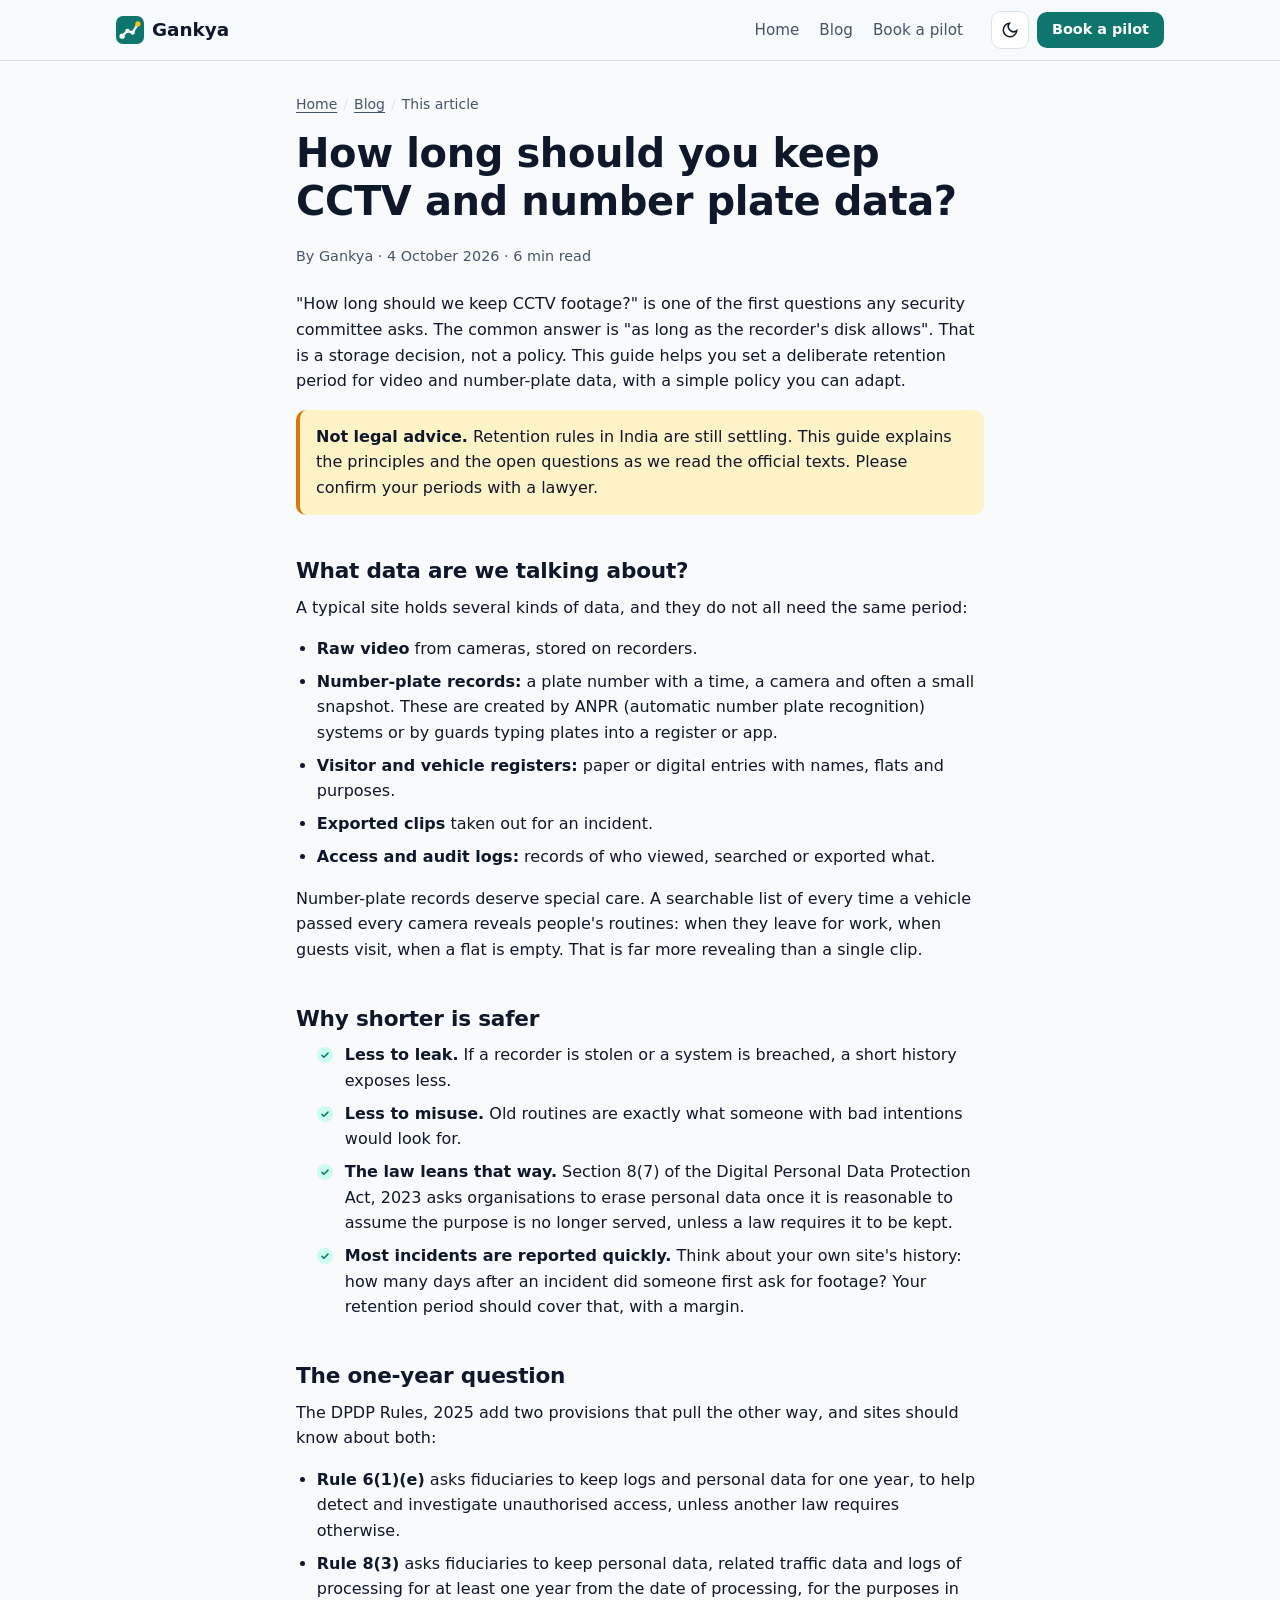
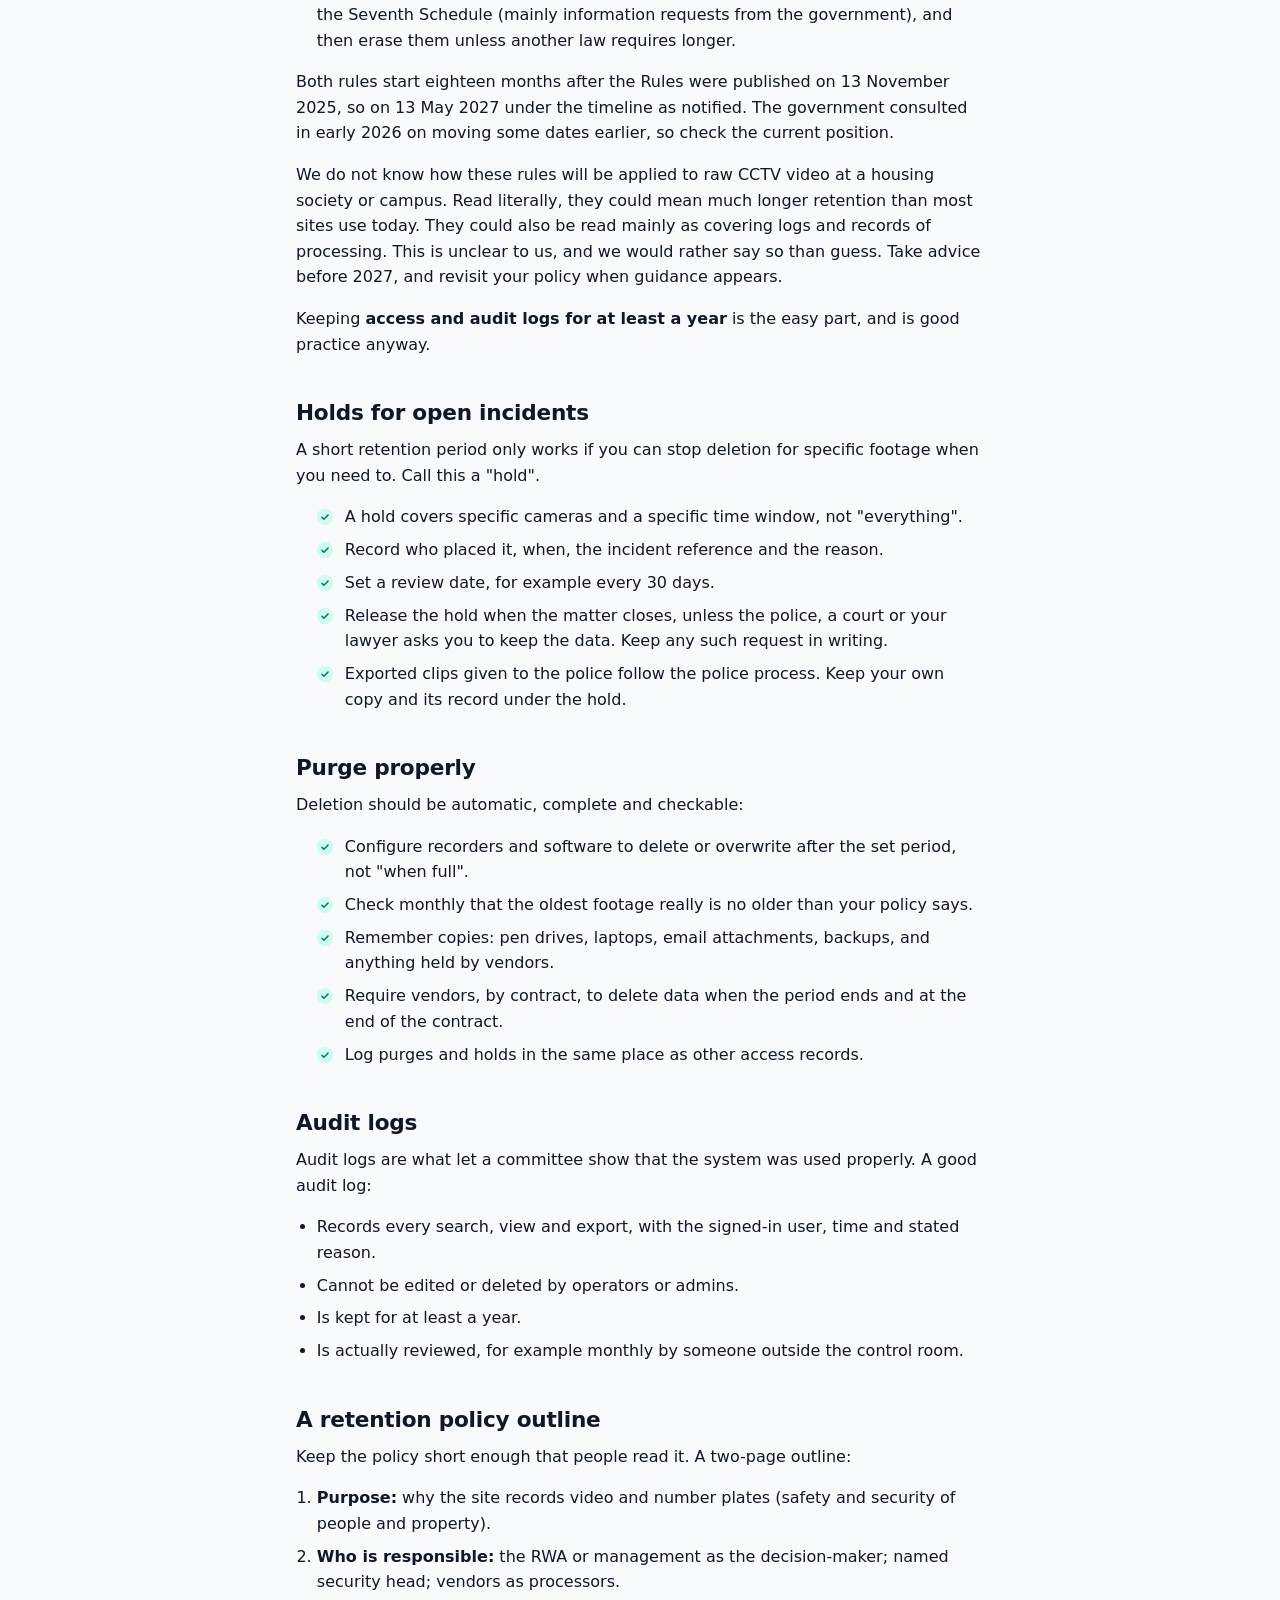
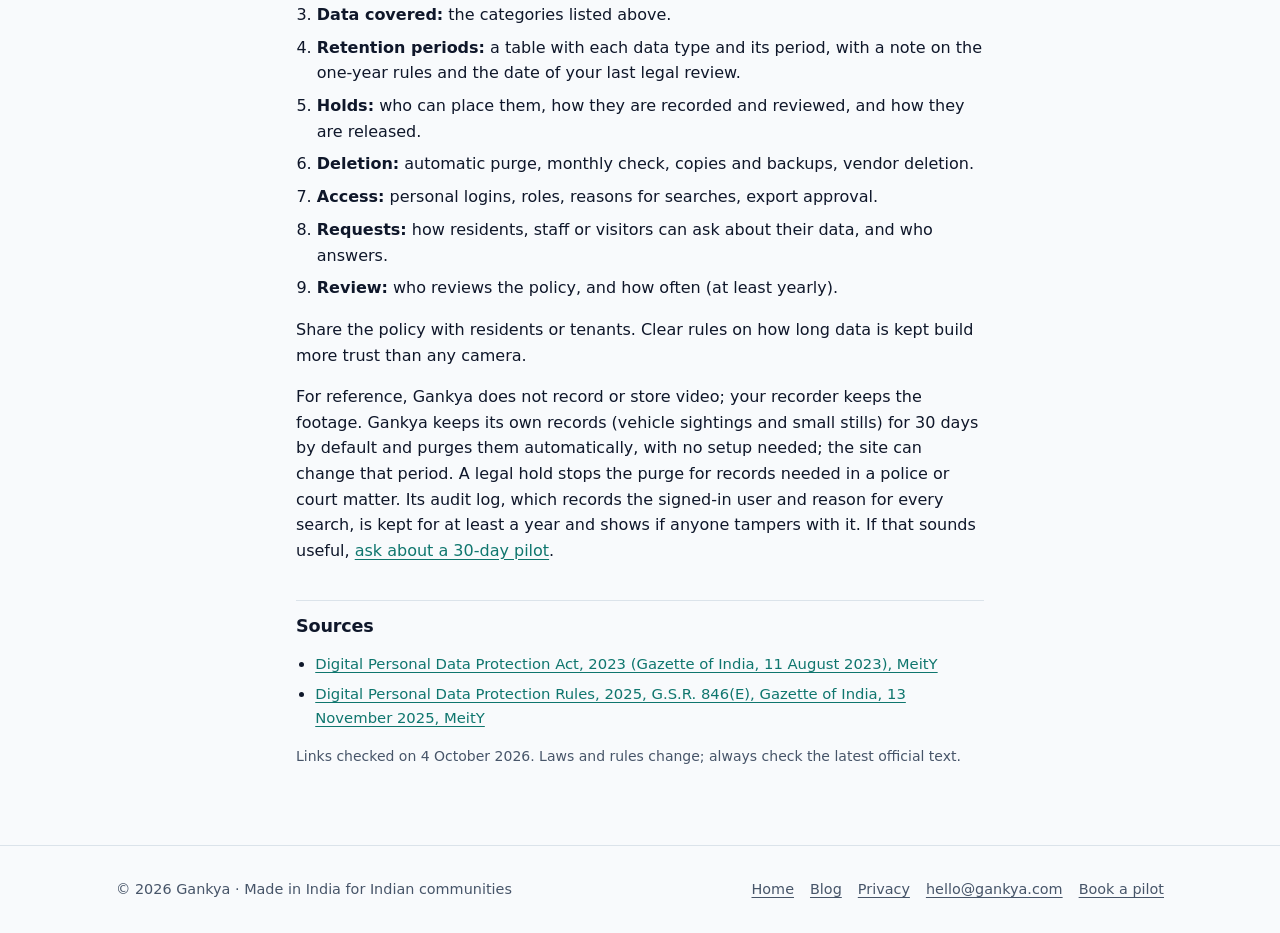
<file: blog/number-plate-data-retention.html>
<!doctype html>
<html lang="en-IN">
<head>
  <meta charset="utf-8">
  <meta name="viewport" content="width=device-width, initial-scale=1">
  <title>How long to keep CCTV and number plate data: a retention guide</title>
  <meta name="description" content="How long to keep CCTV footage and ANPR number plate records at an Indian society or campus: why shorter is safer, the DPDP Rules one-year question, holds, purging, audit logs and a policy outline.">
  <meta name="theme-color" content="#0f766e">
  <link rel="canonical" href="https://gankya.com/blog/number-plate-data-retention.html">
  <link rel="icon" href="../favicon.svg" type="image/svg+xml">
  <meta property="og:type" content="article">
  <meta property="og:title" content="How long to keep CCTV and number plate data: a retention guide">
  <meta property="og:description" content="How long to keep CCTV footage and ANPR number plate records at an Indian society or campus: why shorter is safer, the DPDP Rules one-year question, holds, purging, audit logs and a policy outline.">
  <meta property="og:url" content="https://gankya.com/blog/number-plate-data-retention.html">
  <meta property="og:site_name" content="Gankya">
  <meta name="twitter:card" content="summary">
  <link rel="stylesheet" href="../styles.css">
  <script>
    // Apply the saved theme before first paint so the page doesn't flash.
    try { var t = localStorage.getItem('ct-theme'); if (t) document.documentElement.setAttribute('data-theme', t); } catch (e) {}
  </script>
  <script type="application/ld+json">
  {"@context": "https://schema.org", "@type": "Article", "headline": "How long should you keep CCTV and number plate data?", "description": "How long to keep CCTV footage and ANPR number plate records at an Indian society or campus: why shorter is safer, the DPDP Rules one-year question, holds, purging, audit logs and a policy outline.", "datePublished": "2026-10-04", "dateModified": "2026-10-04", "author": {"@type": "Organization", "name": "Gankya", "url": "https://gankya.com/"}, "publisher": {"@type": "Organization", "name": "Gankya", "url": "https://gankya.com/"}, "mainEntityOfPage": "https://gankya.com/blog/number-plate-data-retention.html", "inLanguage": "en-IN"}
  </script>
</head>
<body>
<a class="skip" href="#main">Skip to content</a>

<header class="site-header">
  <div class="wrap">
    <a class="logo" href="../index.html" aria-label="Gankya home">
      <svg viewBox="0 0 32 32" aria-hidden="true"><rect width="32" height="32" rx="8" fill="#0f766e"/><path d="M7 23 L13 17 L19 19 L25 9" fill="none" stroke="#fff" stroke-width="2.6" stroke-linecap="round" stroke-linejoin="round"/><circle cx="7" cy="23" r="3" fill="#fff"/><circle cx="13" cy="17" r="2.4" fill="#fff"/><circle cx="19" cy="19" r="2.4" fill="#fff"/><circle cx="25" cy="9" r="3" fill="#fbbf24"/></svg>
      Gankya
    </a>
    <nav class="nav" aria-label="Main">
      <a href="../index.html">Home</a>
      <a href="index.html">Blog</a>
      <a href="../index.html#pilot">Book a pilot</a>
    </nav>
    <div class="header-actions">
      <button class="theme-toggle" type="button" aria-label="Switch light or dark theme" id="themeToggle">
        <svg viewBox="0 0 24 24" fill="none" stroke="currentColor" stroke-width="2" stroke-linecap="round" aria-hidden="true"><path d="M21 12.8A9 9 0 1 1 11.2 3a7 7 0 0 0 9.8 9.8z"/></svg>
      </button>
      <a class="btn btn-primary btn-sm" href="../index.html#pilot">Book a pilot</a>
    </div>
  </div>
</header>

<main id="main">
  <article class="wrap article">
    <nav class="crumbs" aria-label="Breadcrumb"><ol><li><a href="../index.html">Home</a></li><li><a href="index.html">Blog</a></li><li aria-current="page">This article</li></ol></nav>
    <h1>How long should you keep CCTV and number plate data?</h1>
    <p class="byline">By Gankya · <time datetime="2026-10-04">4 October 2026</time> · 6 min read</p>

<p>"How long should we keep CCTV footage?" is one of the first questions any security committee asks. The common answer is "as long as the recorder's disk allows". That is a storage decision, not a policy. This guide helps you set a deliberate retention period for video and number-plate data, with a simple policy you can adapt.</p>

<div class="callout callout-warn"><p><strong>Not legal advice.</strong> Retention rules in India are still settling. This guide explains the principles and the open questions as we read the official texts. Please confirm your periods with a lawyer.</p></div>

<h2>What data are we talking about?</h2>
<p>A typical site holds several kinds of data, and they do not all need the same period:</p>
<ul>
  <li><strong>Raw video</strong> from cameras, stored on recorders.</li>
  <li><strong>Number-plate records:</strong> a plate number with a time, a camera and often a small snapshot. These are created by ANPR (automatic number plate recognition) systems or by guards typing plates into a register or app.</li>
  <li><strong>Visitor and vehicle registers:</strong> paper or digital entries with names, flats and purposes.</li>
  <li><strong>Exported clips</strong> taken out for an incident.</li>
  <li><strong>Access and audit logs:</strong> records of who viewed, searched or exported what.</li>
</ul>
<p>Number-plate records deserve special care. A searchable list of every time a vehicle passed every camera reveals people's routines: when they leave for work, when guests visit, when a flat is empty. That is far more revealing than a single clip.</p>

<h2>Why shorter is safer</h2>
<ul class="checks">
  <li><strong>Less to leak.</strong> If a recorder is stolen or a system is breached, a short history exposes less.</li>
  <li><strong>Less to misuse.</strong> Old routines are exactly what someone with bad intentions would look for.</li>
  <li><strong>The law leans that way.</strong> Section 8(7) of the Digital Personal Data Protection Act, 2023 asks organisations to erase personal data once it is reasonable to assume the purpose is no longer served, unless a law requires it to be kept.</li>
  <li><strong>Most incidents are reported quickly.</strong> Think about your own site's history: how many days after an incident did someone first ask for footage? Your retention period should cover that, with a margin.</li>
</ul>

<h2>The one-year question</h2>
<p>The DPDP Rules, 2025 add two provisions that pull the other way, and sites should know about both:</p>
<ul>
  <li><strong>Rule 6(1)(e)</strong> asks fiduciaries to keep logs and personal data for one year, to help detect and investigate unauthorised access, unless another law requires otherwise.</li>
  <li><strong>Rule 8(3)</strong> asks fiduciaries to keep personal data, related traffic data and logs of processing for at least one year from the date of processing, for the purposes in the Seventh Schedule (mainly information requests from the government), and then erase them unless another law requires longer.</li>
</ul>
<p>Both rules start eighteen months after the Rules were published on 13 November 2025, so on 13 May 2027 under the timeline as notified. The government consulted in early 2026 on moving some dates earlier, so check the current position.</p>
<p>We do not know how these rules will be applied to raw CCTV video at a housing society or campus. Read literally, they could mean much longer retention than most sites use today. They could also be read mainly as covering logs and records of processing. This is unclear to us, and we would rather say so than guess. Take advice before 2027, and revisit your policy when guidance appears.</p>
<p>Keeping <strong>access and audit logs for at least a year</strong> is the easy part, and is good practice anyway.</p>

<h2>Holds for open incidents</h2>
<p>A short retention period only works if you can stop deletion for specific footage when you need to. Call this a "hold".</p>
<ul class="checks">
  <li>A hold covers specific cameras and a specific time window, not "everything".</li>
  <li>Record who placed it, when, the incident reference and the reason.</li>
  <li>Set a review date, for example every 30 days.</li>
  <li>Release the hold when the matter closes, unless the police, a court or your lawyer asks you to keep the data. Keep any such request in writing.</li>
  <li>Exported clips given to the police follow the police process. Keep your own copy and its record under the hold.</li>
</ul>

<h2>Purge properly</h2>
<p>Deletion should be automatic, complete and checkable:</p>
<ul class="checks">
  <li>Configure recorders and software to delete or overwrite after the set period, not "when full".</li>
  <li>Check monthly that the oldest footage really is no older than your policy says.</li>
  <li>Remember copies: pen drives, laptops, email attachments, backups, and anything held by vendors.</li>
  <li>Require vendors, by contract, to delete data when the period ends and at the end of the contract.</li>
  <li>Log purges and holds in the same place as other access records.</li>
</ul>

<h2>Audit logs</h2>
<p>Audit logs are what let a committee show that the system was used properly. A good audit log:</p>
<ul>
  <li>Records every search, view and export, with the signed-in user, time and stated reason.</li>
  <li>Cannot be edited or deleted by operators or admins.</li>
  <li>Is kept for at least a year.</li>
  <li>Is actually reviewed, for example monthly by someone outside the control room.</li>
</ul>

<h2>A retention policy outline</h2>
<p>Keep the policy short enough that people read it. A two-page outline:</p>
<ol>
  <li><strong>Purpose:</strong> why the site records video and number plates (safety and security of people and property).</li>
  <li><strong>Who is responsible:</strong> the RWA or management as the decision-maker; named security head; vendors as processors.</li>
  <li><strong>Data covered:</strong> the categories listed above.</li>
  <li><strong>Retention periods:</strong> a table with each data type and its period, with a note on the one-year rules and the date of your last legal review.</li>
  <li><strong>Holds:</strong> who can place them, how they are recorded and reviewed, and how they are released.</li>
  <li><strong>Deletion:</strong> automatic purge, monthly check, copies and backups, vendor deletion.</li>
  <li><strong>Access:</strong> personal logins, roles, reasons for searches, export approval.</li>
  <li><strong>Requests:</strong> how residents, staff or visitors can ask about their data, and who answers.</li>
  <li><strong>Review:</strong> who reviews the policy, and how often (at least yearly).</li>
</ol>
<p>Share the policy with residents or tenants. Clear rules on how long data is kept build more trust than any camera.</p>

<p>For reference, Gankya does not record or store video; your recorder keeps the footage. Gankya keeps its own records (vehicle sightings and small stills) for 30 days by default and purges them automatically, with no setup needed; the site can change that period. A legal hold stops the purge for records needed in a police or court matter. Its audit log, which records the signed-in user and reason for every search, is kept for at least a year and shows if anyone tampers with it. If that sounds useful, <a href="../index.html#pilot">ask about a 30-day pilot</a>.</p>

    <section class="sources" aria-labelledby="sources-h">
      <h2 id="sources-h">Sources</h2>
      <ul>
    <li><a href="https://www.meity.gov.in/static/uploads/2024/06/2bf1f0e9f04e6fb4f8fef35e82c42aa5.pdf" rel="noopener">Digital Personal Data Protection Act, 2023 (Gazette of India, 11 August 2023), MeitY</a></li>
    <li><a href="https://www.meity.gov.in/static/uploads/2025/11/53450e6e5dc0bfa85ebd78686cadad39.pdf" rel="noopener">Digital Personal Data Protection Rules, 2025, G.S.R. 846(E), Gazette of India, 13 November 2025, MeitY</a></li>
      </ul>
      <p class="fine">Links checked on 4 October 2026. Laws and rules change; always check the latest official text.</p>
    </section>
  </article>
</main>

<footer class="site-footer">
  <div class="wrap">
    <div>© <span id="yr">2026</span> Gankya · Made in India for Indian communities</div>
    <nav aria-label="Footer">
      <a href="../index.html">Home</a>
      <a href="index.html">Blog</a>
      <a href="../privacy.html">Privacy</a>
      <a href="mailto:hello@gankya.com">hello@gankya.com</a>
      <a href="../index.html#pilot">Book a pilot</a>
    </nav>
  </div>
</footer>

<script>
(function () {
  // Theme toggle: remembers the choice in this browser only.
  var root = document.documentElement, btn = document.getElementById('themeToggle');
  btn.addEventListener('click', function () {
    var cur = root.getAttribute('data-theme') ||
      (matchMedia('(prefers-color-scheme: dark)').matches ? 'dark' : 'light');
    var next = cur === 'dark' ? 'light' : 'dark';
    root.setAttribute('data-theme', next);
    try { localStorage.setItem('ct-theme', next); } catch (e) {}
  });
  document.getElementById('yr').textContent = new Date().getFullYear();
})();
</script>
</body>
</html>
</file>
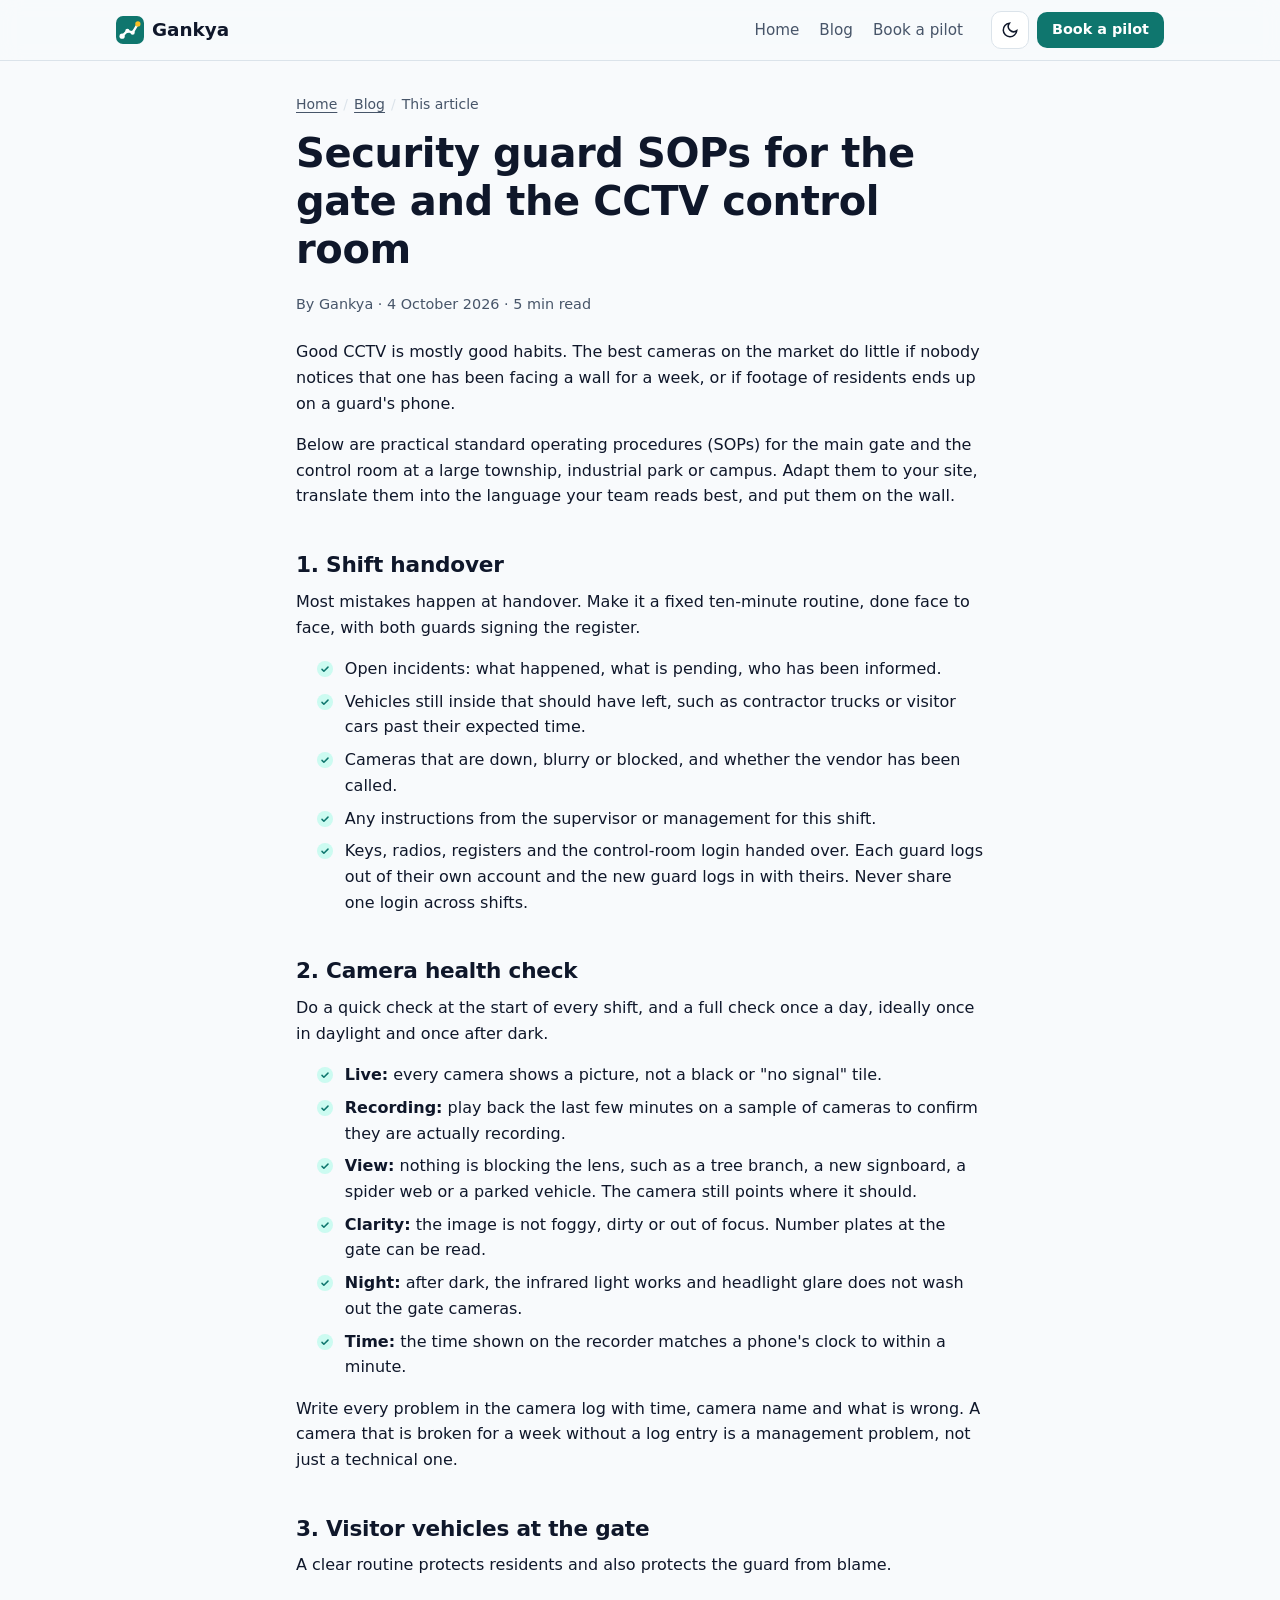
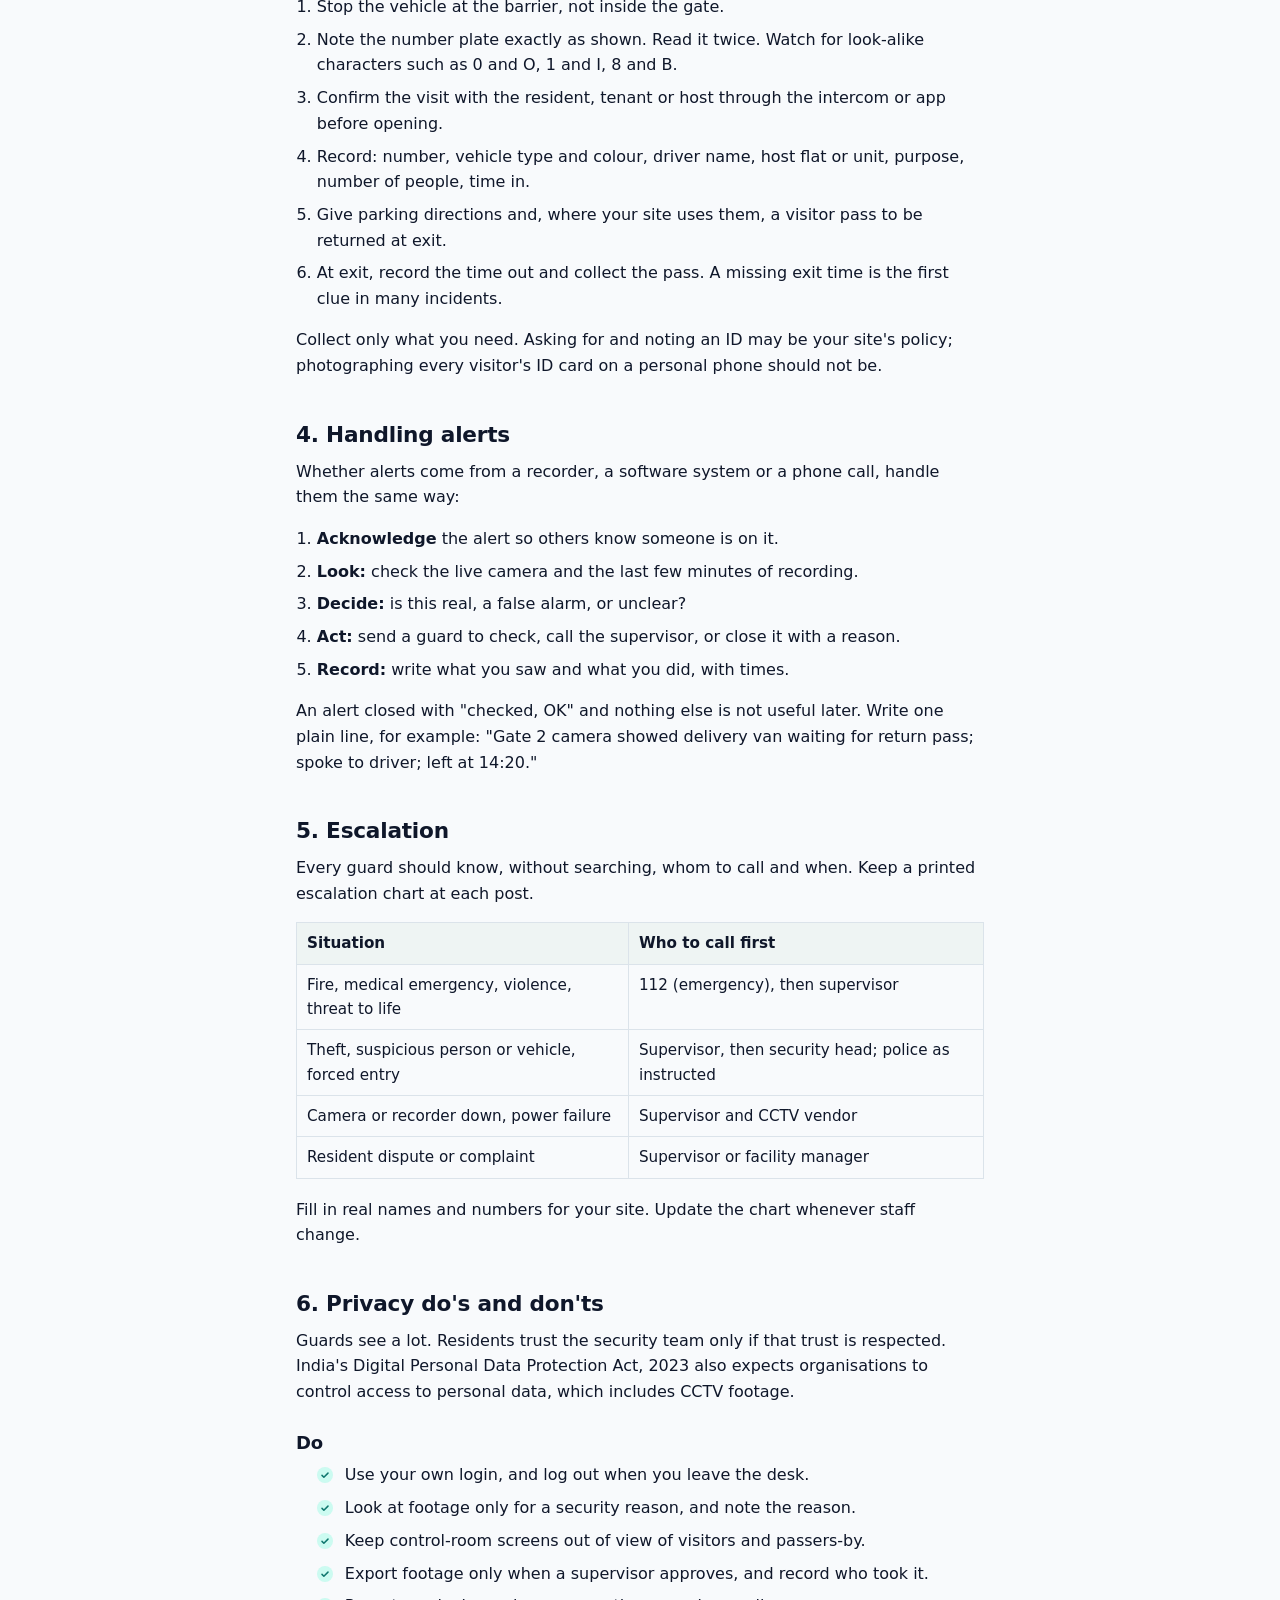
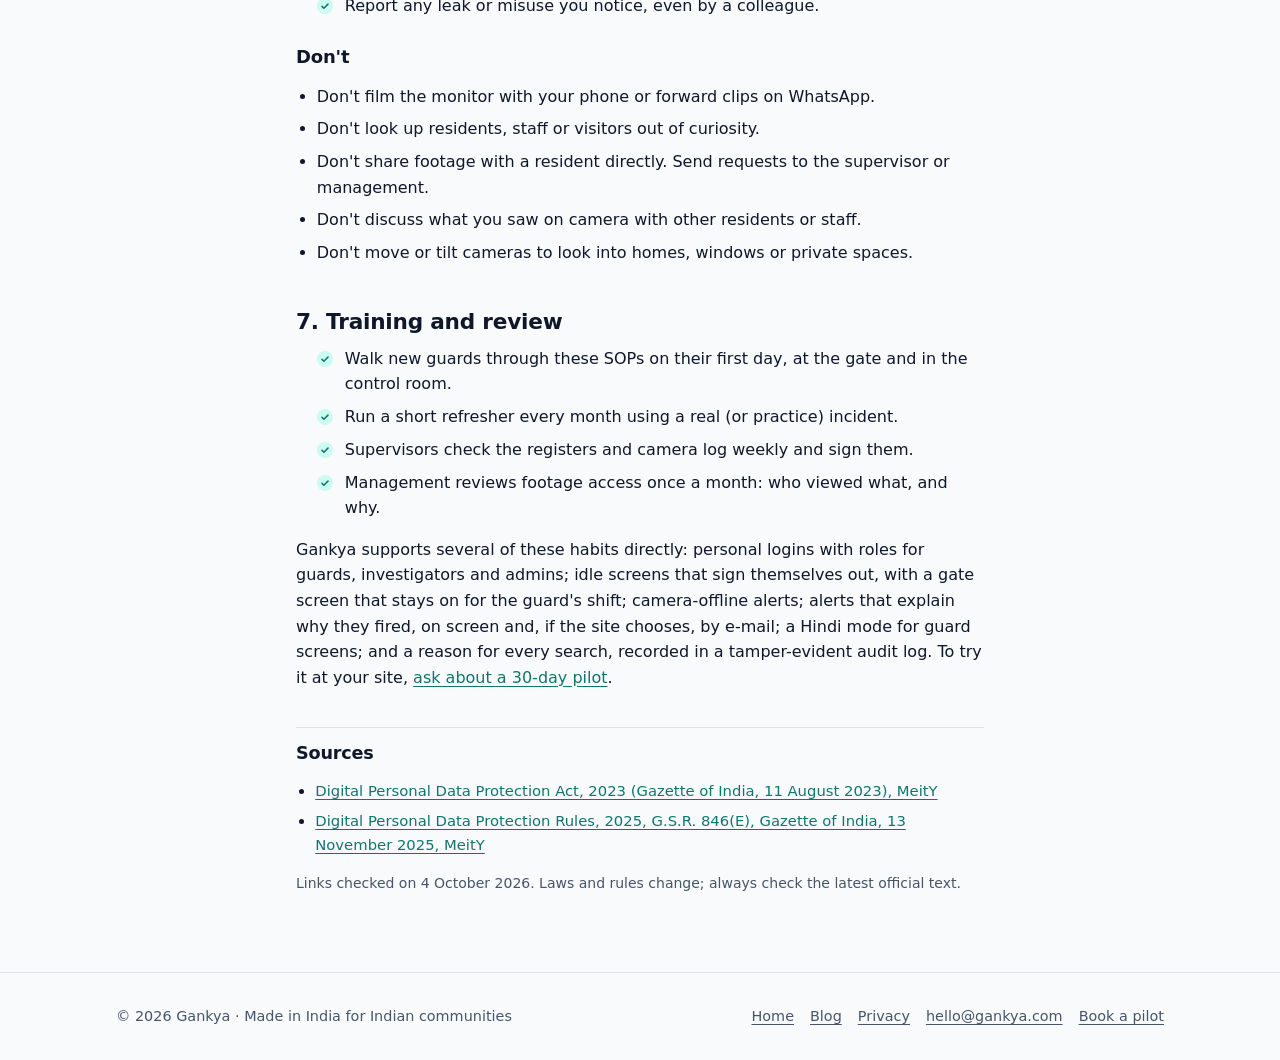
<file: blog/security-guard-sop-cctv.html>
<!doctype html>
<html lang="en-IN">
<head>
  <meta charset="utf-8">
  <meta name="viewport" content="width=device-width, initial-scale=1">
  <title>Security guard SOPs for the gate and CCTV control room</title>
  <meta name="description" content="Practical SOPs for guards at large Indian sites: shift handover, daily camera health checks, visitor vehicles, handling alerts, escalation and privacy do&#x27;s and don&#x27;ts.">
  <meta name="theme-color" content="#0f766e">
  <link rel="canonical" href="https://gankya.com/blog/security-guard-sop-cctv.html">
  <link rel="icon" href="../favicon.svg" type="image/svg+xml">
  <meta property="og:type" content="article">
  <meta property="og:title" content="Security guard SOPs for the gate and CCTV control room">
  <meta property="og:description" content="Practical SOPs for guards at large Indian sites: shift handover, daily camera health checks, visitor vehicles, handling alerts, escalation and privacy do&#x27;s and don&#x27;ts.">
  <meta property="og:url" content="https://gankya.com/blog/security-guard-sop-cctv.html">
  <meta property="og:site_name" content="Gankya">
  <meta name="twitter:card" content="summary">
  <link rel="stylesheet" href="../styles.css">
  <script>
    // Apply the saved theme before first paint so the page doesn't flash.
    try { var t = localStorage.getItem('ct-theme'); if (t) document.documentElement.setAttribute('data-theme', t); } catch (e) {}
  </script>
  <script type="application/ld+json">
  {"@context": "https://schema.org", "@type": "Article", "headline": "Security guard SOPs for the gate and the CCTV control room", "description": "Practical SOPs for guards at large Indian sites: shift handover, daily camera health checks, visitor vehicles, handling alerts, escalation and privacy do's and don'ts.", "datePublished": "2026-10-04", "dateModified": "2026-10-04", "author": {"@type": "Organization", "name": "Gankya", "url": "https://gankya.com/"}, "publisher": {"@type": "Organization", "name": "Gankya", "url": "https://gankya.com/"}, "mainEntityOfPage": "https://gankya.com/blog/security-guard-sop-cctv.html", "inLanguage": "en-IN"}
  </script>
</head>
<body>
<a class="skip" href="#main">Skip to content</a>

<header class="site-header">
  <div class="wrap">
    <a class="logo" href="../index.html" aria-label="Gankya home">
      <svg viewBox="0 0 32 32" aria-hidden="true"><rect width="32" height="32" rx="8" fill="#0f766e"/><path d="M7 23 L13 17 L19 19 L25 9" fill="none" stroke="#fff" stroke-width="2.6" stroke-linecap="round" stroke-linejoin="round"/><circle cx="7" cy="23" r="3" fill="#fff"/><circle cx="13" cy="17" r="2.4" fill="#fff"/><circle cx="19" cy="19" r="2.4" fill="#fff"/><circle cx="25" cy="9" r="3" fill="#fbbf24"/></svg>
      Gankya
    </a>
    <nav class="nav" aria-label="Main">
      <a href="../index.html">Home</a>
      <a href="index.html">Blog</a>
      <a href="../index.html#pilot">Book a pilot</a>
    </nav>
    <div class="header-actions">
      <button class="theme-toggle" type="button" aria-label="Switch light or dark theme" id="themeToggle">
        <svg viewBox="0 0 24 24" fill="none" stroke="currentColor" stroke-width="2" stroke-linecap="round" aria-hidden="true"><path d="M21 12.8A9 9 0 1 1 11.2 3a7 7 0 0 0 9.8 9.8z"/></svg>
      </button>
      <a class="btn btn-primary btn-sm" href="../index.html#pilot">Book a pilot</a>
    </div>
  </div>
</header>

<main id="main">
  <article class="wrap article">
    <nav class="crumbs" aria-label="Breadcrumb"><ol><li><a href="../index.html">Home</a></li><li><a href="index.html">Blog</a></li><li aria-current="page">This article</li></ol></nav>
    <h1>Security guard SOPs for the gate and the CCTV control room</h1>
    <p class="byline">By Gankya · <time datetime="2026-10-04">4 October 2026</time> · 5 min read</p>

<p>Good CCTV is mostly good habits. The best cameras on the market do little if nobody notices that one has been facing a wall for a week, or if footage of residents ends up on a guard's phone.</p>
<p>Below are practical standard operating procedures (SOPs) for the main gate and the control room at a large township, industrial park or campus. Adapt them to your site, translate them into the language your team reads best, and put them on the wall.</p>

<h2>1. Shift handover</h2>
<p>Most mistakes happen at handover. Make it a fixed ten-minute routine, done face to face, with both guards signing the register.</p>
<ul class="checks">
  <li>Open incidents: what happened, what is pending, who has been informed.</li>
  <li>Vehicles still inside that should have left, such as contractor trucks or visitor cars past their expected time.</li>
  <li>Cameras that are down, blurry or blocked, and whether the vendor has been called.</li>
  <li>Any instructions from the supervisor or management for this shift.</li>
  <li>Keys, radios, registers and the control-room login handed over. Each guard logs out of their own account and the new guard logs in with theirs. Never share one login across shifts.</li>
</ul>

<h2>2. Camera health check</h2>
<p>Do a quick check at the start of every shift, and a full check once a day, ideally once in daylight and once after dark.</p>
<ul class="checks">
  <li><strong>Live:</strong> every camera shows a picture, not a black or "no signal" tile.</li>
  <li><strong>Recording:</strong> play back the last few minutes on a sample of cameras to confirm they are actually recording.</li>
  <li><strong>View:</strong> nothing is blocking the lens, such as a tree branch, a new signboard, a spider web or a parked vehicle. The camera still points where it should.</li>
  <li><strong>Clarity:</strong> the image is not foggy, dirty or out of focus. Number plates at the gate can be read.</li>
  <li><strong>Night:</strong> after dark, the infrared light works and headlight glare does not wash out the gate cameras.</li>
  <li><strong>Time:</strong> the time shown on the recorder matches a phone's clock to within a minute.</li>
</ul>
<p>Write every problem in the camera log with time, camera name and what is wrong. A camera that is broken for a week without a log entry is a management problem, not just a technical one.</p>

<h2>3. Visitor vehicles at the gate</h2>
<p>A clear routine protects residents and also protects the guard from blame.</p>
<ol>
  <li>Stop the vehicle at the barrier, not inside the gate.</li>
  <li>Note the number plate exactly as shown. Read it twice. Watch for look-alike characters such as 0 and O, 1 and I, 8 and B.</li>
  <li>Confirm the visit with the resident, tenant or host through the intercom or app before opening.</li>
  <li>Record: number, vehicle type and colour, driver name, host flat or unit, purpose, number of people, time in.</li>
  <li>Give parking directions and, where your site uses them, a visitor pass to be returned at exit.</li>
  <li>At exit, record the time out and collect the pass. A missing exit time is the first clue in many incidents.</li>
</ol>
<p>Collect only what you need. Asking for and noting an ID may be your site's policy; photographing every visitor's ID card on a personal phone should not be.</p>

<h2>4. Handling alerts</h2>
<p>Whether alerts come from a recorder, a software system or a phone call, handle them the same way:</p>
<ol>
  <li><strong>Acknowledge</strong> the alert so others know someone is on it.</li>
  <li><strong>Look:</strong> check the live camera and the last few minutes of recording.</li>
  <li><strong>Decide:</strong> is this real, a false alarm, or unclear?</li>
  <li><strong>Act:</strong> send a guard to check, call the supervisor, or close it with a reason.</li>
  <li><strong>Record:</strong> write what you saw and what you did, with times.</li>
</ol>
<p>An alert closed with "checked, OK" and nothing else is not useful later. Write one plain line, for example: "Gate 2 camera showed delivery van waiting for return pass; spoke to driver; left at 14:20."</p>

<h2>5. Escalation</h2>
<p>Every guard should know, without searching, whom to call and when. Keep a printed escalation chart at each post.</p>
<table>
  <thead><tr><th>Situation</th><th>Who to call first</th></tr></thead>
  <tbody>
    <tr><td>Fire, medical emergency, violence, threat to life</td><td>112 (emergency), then supervisor</td></tr>
    <tr><td>Theft, suspicious person or vehicle, forced entry</td><td>Supervisor, then security head; police as instructed</td></tr>
    <tr><td>Camera or recorder down, power failure</td><td>Supervisor and CCTV vendor</td></tr>
    <tr><td>Resident dispute or complaint</td><td>Supervisor or facility manager</td></tr>
  </tbody>
</table>
<p>Fill in real names and numbers for your site. Update the chart whenever staff change.</p>

<h2>6. Privacy do's and don'ts</h2>
<p>Guards see a lot. Residents trust the security team only if that trust is respected. India's Digital Personal Data Protection Act, 2023 also expects organisations to control access to personal data, which includes CCTV footage.</p>
<h3>Do</h3>
<ul class="checks">
  <li>Use your own login, and log out when you leave the desk.</li>
  <li>Look at footage only for a security reason, and note the reason.</li>
  <li>Keep control-room screens out of view of visitors and passers-by.</li>
  <li>Export footage only when a supervisor approves, and record who took it.</li>
  <li>Report any leak or misuse you notice, even by a colleague.</li>
</ul>
<h3>Don't</h3>
<ul>
  <li>Don't film the monitor with your phone or forward clips on WhatsApp.</li>
  <li>Don't look up residents, staff or visitors out of curiosity.</li>
  <li>Don't share footage with a resident directly. Send requests to the supervisor or management.</li>
  <li>Don't discuss what you saw on camera with other residents or staff.</li>
  <li>Don't move or tilt cameras to look into homes, windows or private spaces.</li>
</ul>

<h2>7. Training and review</h2>
<ul class="checks">
  <li>Walk new guards through these SOPs on their first day, at the gate and in the control room.</li>
  <li>Run a short refresher every month using a real (or practice) incident.</li>
  <li>Supervisors check the registers and camera log weekly and sign them.</li>
  <li>Management reviews footage access once a month: who viewed what, and why.</li>
</ul>

<p>Gankya supports several of these habits directly: personal logins with roles for guards, investigators and admins; idle screens that sign themselves out, with a gate screen that stays on for the guard's shift; camera-offline alerts; alerts that explain why they fired, on screen and, if the site chooses, by e-mail; a Hindi mode for guard screens; and a reason for every search, recorded in a tamper-evident audit log. To try it at your site, <a href="../index.html#pilot">ask about a 30-day pilot</a>.</p>

    <section class="sources" aria-labelledby="sources-h">
      <h2 id="sources-h">Sources</h2>
      <ul>
    <li><a href="https://www.meity.gov.in/static/uploads/2024/06/2bf1f0e9f04e6fb4f8fef35e82c42aa5.pdf" rel="noopener">Digital Personal Data Protection Act, 2023 (Gazette of India, 11 August 2023), MeitY</a></li>
    <li><a href="https://www.meity.gov.in/static/uploads/2025/11/53450e6e5dc0bfa85ebd78686cadad39.pdf" rel="noopener">Digital Personal Data Protection Rules, 2025, G.S.R. 846(E), Gazette of India, 13 November 2025, MeitY</a></li>
      </ul>
      <p class="fine">Links checked on 4 October 2026. Laws and rules change; always check the latest official text.</p>
    </section>
  </article>
</main>

<footer class="site-footer">
  <div class="wrap">
    <div>© <span id="yr">2026</span> Gankya · Made in India for Indian communities</div>
    <nav aria-label="Footer">
      <a href="../index.html">Home</a>
      <a href="index.html">Blog</a>
      <a href="../privacy.html">Privacy</a>
      <a href="mailto:hello@gankya.com">hello@gankya.com</a>
      <a href="../index.html#pilot">Book a pilot</a>
    </nav>
  </div>
</footer>

<script>
(function () {
  // Theme toggle: remembers the choice in this browser only.
  var root = document.documentElement, btn = document.getElementById('themeToggle');
  btn.addEventListener('click', function () {
    var cur = root.getAttribute('data-theme') ||
      (matchMedia('(prefers-color-scheme: dark)').matches ? 'dark' : 'light');
    var next = cur === 'dark' ? 'light' : 'dark';
    root.setAttribute('data-theme', next);
    try { localStorage.setItem('ct-theme', next); } catch (e) {}
  });
  document.getElementById('yr').textContent = new Date().getFullYear();
})();
</script>
</body>
</html>
</file>
<file: styles.css>
/* Gankya marketing site. Plain CSS, mobile-first, light and dark. */
:root {
  --bg: #f8fafc;
  --bg-alt: #eef4f3;
  --surface: #ffffff;
  --text: #0f172a;
  --muted: #475569;
  --border: #dbe3ea;
  --brand: #0f766e;
  --brand-strong: #115e59;
  --brand-soft: #ccfbf1;
  --accent: #d97706;
  --accent-soft: #fef3c7;
  --on-brand: #ffffff;
  --shadow: 0 1px 2px rgba(15, 23, 42, .06), 0 8px 24px rgba(15, 23, 42, .06);
  --radius: 14px;
  --maxw: 1080px;
  color-scheme: light;
}
@media (prefers-color-scheme: dark) {
  :root:not([data-theme="light"]) {
    --bg: #0b1220;
    --bg-alt: #0f1a2b;
    --surface: #111c2e;
    --text: #e6edf5;
    --muted: #9fb0c4;
    --border: #22324a;
    --brand: #2dd4bf;
    --brand-strong: #5eead4;
    --brand-soft: #123a3a;
    --accent: #fbbf24;
    --accent-soft: #3a2c0d;
    --on-brand: #04201d;
    --shadow: 0 1px 2px rgba(0, 0, 0, .3), 0 8px 24px rgba(0, 0, 0, .25);
    color-scheme: dark;
  }
}
:root[data-theme="dark"] {
  --bg: #0b1220;
  --bg-alt: #0f1a2b;
  --surface: #111c2e;
  --text: #e6edf5;
  --muted: #9fb0c4;
  --border: #22324a;
  --brand: #2dd4bf;
  --brand-strong: #5eead4;
  --brand-soft: #123a3a;
  --accent: #fbbf24;
  --accent-soft: #3a2c0d;
  --on-brand: #04201d;
  --shadow: 0 1px 2px rgba(0, 0, 0, .3), 0 8px 24px rgba(0, 0, 0, .25);
  color-scheme: dark;
}

*, *::before, *::after { box-sizing: border-box; }
html { -webkit-text-size-adjust: 100%; scroll-behavior: smooth; }
@media (prefers-reduced-motion: reduce) { html { scroll-behavior: auto; } }
body {
  margin: 0;
  background: var(--bg);
  color: var(--text);
  font: 16px/1.6 system-ui, -apple-system, "Segoe UI", Roboto, "Noto Sans", "Helvetica Neue", Arial, sans-serif;
}
img, svg { max-width: 100%; display: block; }
a { color: var(--brand); text-underline-offset: 3px; }
a:hover { color: var(--brand-strong); }
h1, h2, h3 { line-height: 1.2; margin: 0 0 .5em; letter-spacing: -.01em; }
h1 { font-size: clamp(2rem, 6vw, 3.25rem); }
h2 { font-size: clamp(1.5rem, 4vw, 2.1rem); }
h3 { font-size: 1.125rem; }
p { margin: 0 0 1em; }
.wrap { max-width: var(--maxw); margin: 0 auto; padding: 0 16px; }
.muted { color: var(--muted); }
.skip { position: absolute; left: -999px; top: 8px; background: var(--surface); padding: 8px 12px; border-radius: 8px; }
.skip:focus { left: 8px; z-index: 100; }
:focus-visible { outline: 3px solid var(--accent); outline-offset: 2px; }

/* Header */
.site-header {
  position: sticky; top: 0; z-index: 50;
  background: color-mix(in srgb, var(--bg) 88%, transparent);
  backdrop-filter: saturate(1.4) blur(10px);
  border-bottom: 1px solid var(--border);
}
.site-header .wrap { display: flex; align-items: center; gap: 12px; height: 60px; }
.logo { display: flex; align-items: center; gap: 8px; font-weight: 800; font-size: 1.15rem; color: var(--text); text-decoration: none; }
.logo svg { width: 28px; height: 28px; }
.nav { display: none; gap: 20px; margin-left: auto; }
.nav a { color: var(--muted); text-decoration: none; font-size: .95rem; }
.nav a:hover { color: var(--text); }
.header-actions { margin-left: auto; display: flex; gap: 8px; align-items: center; }
@media (min-width: 820px) {
  .nav { display: flex; }
  .header-actions { margin-left: 16px; }
}
.theme-toggle {
  width: 38px; height: 38px; border-radius: 10px; border: 1px solid var(--border);
  background: var(--surface); color: var(--text); cursor: pointer; display: grid; place-items: center;
}
.theme-toggle svg { width: 18px; height: 18px; }

/* Buttons */
.btn {
  display: inline-flex; align-items: center; justify-content: center; gap: 8px;
  padding: 12px 20px; border-radius: 10px; font-weight: 650; text-decoration: none;
  border: 1px solid transparent; cursor: pointer; font-size: 1rem; line-height: 1.2;
}
.btn-primary { background: var(--brand); color: var(--on-brand); }
.btn-primary:hover { background: var(--brand-strong); color: var(--on-brand); }
.btn-ghost { background: transparent; color: var(--text); border-color: var(--border); }
.btn-ghost:hover { border-color: var(--brand); color: var(--text); }
.btn-sm { padding: 8px 14px; font-size: .9rem; }

/* Hero */
.hero { padding: 48px 0 32px; }
.hero .wrap { display: grid; gap: 32px; align-items: center; }
@media (min-width: 900px) { .hero .wrap { grid-template-columns: 1.05fr 1fr; } .hero { padding: 80px 0 56px; } }
.eyebrow {
  display: inline-block; font-size: .8rem; font-weight: 700; letter-spacing: .08em; text-transform: uppercase;
  color: var(--brand); background: var(--brand-soft); padding: 4px 10px; border-radius: 999px; margin-bottom: 14px;
}
.lede { font-size: 1.15rem; color: var(--muted); max-width: 38ch; }
.cta-row { display: flex; flex-wrap: wrap; gap: 12px; margin: 24px 0 12px; }
.fine { font-size: .875rem; color: var(--muted); }

/* Illustration card */
.illus {
  background: var(--surface); border: 1px solid var(--border); border-radius: 20px;
  box-shadow: var(--shadow); padding: 16px;
}
.search-pill {
  display: flex; align-items: center; gap: 10px; border: 1px solid var(--border); border-radius: 999px;
  padding: 8px 14px; font-size: .95rem; background: var(--bg);
}
.search-pill svg { width: 16px; height: 16px; flex: none; color: var(--muted); }
.plate { font-family: ui-monospace, SFMono-Regular, Menlo, Consolas, monospace; font-weight: 700; letter-spacing: .04em; }
.found { margin-left: auto; font-size: .8rem; font-weight: 700; color: var(--brand); white-space: nowrap; }
.map-svg { margin: 8px 0 4px; }
.map-svg .road { stroke: var(--border); stroke-width: 6; stroke-linecap: round; fill: none; }
.map-svg .trail { stroke: var(--brand); stroke-width: 6; stroke-linecap: round; stroke-linejoin: round; fill: none;
  stroke-dasharray: 600; stroke-dashoffset: 600; animation: draw 3.2s ease-out .4s forwards; }
.map-svg .cam { fill: var(--surface); stroke: var(--muted); stroke-width: 3; }
.map-svg .cam.on { fill: var(--brand); stroke: var(--brand); }
.map-svg .cam.next { fill: var(--accent-soft); stroke: var(--accent); stroke-dasharray: 4 3; }
.map-svg text { fill: var(--muted); font: 600 11px system-ui, sans-serif; }
@keyframes draw { to { stroke-dashoffset: 0; } }
@media (prefers-reduced-motion: reduce) { .map-svg .trail { animation: none; stroke-dashoffset: 0; } }
.timeline { list-style: none; margin: 0; padding: 0; display: grid; gap: 6px; font-size: .9rem; }
.timeline li { display: flex; justify-content: space-between; gap: 8px; padding: 6px 10px; border-radius: 8px; background: var(--bg); }
.timeline li span:last-child { color: var(--muted); font-variant-numeric: tabular-nums; }
.timeline li.next { background: var(--accent-soft); }

/* Sections */
section { padding: 56px 0; }
@media (min-width: 900px) { section { padding: 80px 0; } }
.alt { background: var(--bg-alt); }
.section-head { max-width: 680px; margin-bottom: 32px; }
.grid { display: grid; gap: 16px; }
@media (min-width: 700px) { .grid-2 { grid-template-columns: 1fr 1fr; } .grid-3 { grid-template-columns: repeat(3, 1fr); } }
@media (min-width: 700px) and (max-width: 899px) { .grid-3 { grid-template-columns: 1fr 1fr; } }
.card {
  background: var(--surface); border: 1px solid var(--border); border-radius: var(--radius);
  padding: 22px; box-shadow: var(--shadow);
}
.card p:last-child { margin-bottom: 0; }
.icon {
  width: 42px; height: 42px; border-radius: 10px; display: grid; place-items: center;
  background: var(--brand-soft); color: var(--brand); margin-bottom: 14px;
}
.icon svg { width: 22px; height: 22px; }

/* Before / after */
.compare .card h3 { display: flex; align-items: center; gap: 8px; }
.tag { font-size: .75rem; font-weight: 700; padding: 2px 8px; border-radius: 999px; }
.tag-bad { background: var(--accent-soft); color: var(--accent); }
.tag-good { background: var(--brand-soft); color: var(--brand); }
.compare ul { margin: 0; padding-left: 1.1em; }
.compare li { margin-bottom: .4em; }

/* Steps */
.steps { counter-reset: s; }
.steps .card { position: relative; padding-top: 52px; }
.steps .card::before {
  counter-increment: s; content: counter(s);
  position: absolute; top: 18px; left: 22px; width: 26px; height: 26px; border-radius: 50%;
  background: var(--brand); color: var(--on-brand); font-weight: 800; font-size: .9rem; display: grid; place-items: center;
}

/* Trust list */
.trust { list-style: none; padding: 0; margin: 0; display: grid; gap: 12px; }
@media (min-width: 700px) { .trust { grid-template-columns: 1fr 1fr; } }
.trust li { display: flex; gap: 12px; align-items: flex-start; background: var(--surface); border: 1px solid var(--border); border-radius: 12px; padding: 14px 16px; }
.trust svg { width: 20px; height: 20px; flex: none; color: var(--brand); margin-top: 3px; }
.trust strong { display: block; }

/* Pilot */
.pilot .wrap { display: grid; gap: 32px; }
@media (min-width: 900px) { .pilot .wrap { grid-template-columns: 1fr 1.1fr; align-items: start; } }
.checks { list-style: none; padding: 0; margin: 0 0 1em; }
.checks li { padding-left: 28px; position: relative; margin-bottom: 10px; }
.checks li::before {
  content: ""; position: absolute; left: 0; top: 5px; width: 16px; height: 16px; border-radius: 50%;
  background: var(--brand-soft) url("data:image/svg+xml,%3Csvg xmlns='http://www.w3.org/2000/svg' viewBox='0 0 16 16'%3E%3Cpath d='M4 8.5l2.5 2.5L12 5.5' fill='none' stroke='%230f766e' stroke-width='2' stroke-linecap='round' stroke-linejoin='round'/%3E%3C/svg%3E") center/12px no-repeat;
}

/* Form */
form { display: grid; gap: 14px; }
.field { display: grid; gap: 6px; }
.row-2 { display: grid; gap: 14px; }
@media (min-width: 560px) { .row-2 { grid-template-columns: 1fr 1fr; } }
label { font-weight: 600; font-size: .95rem; }
.opt { font-weight: 400; color: var(--muted); }
input, select, textarea {
  font: inherit; color: var(--text); background: var(--bg); border: 1px solid var(--border);
  border-radius: 10px; padding: 11px 12px; width: 100%;
}
input:focus, select:focus, textarea:focus { border-color: var(--brand); outline: 2px solid color-mix(in srgb, var(--brand) 30%, transparent); }
textarea { min-height: 96px; resize: vertical; }
.consent { display: flex; gap: 10px; align-items: flex-start; font-weight: 400; font-size: .9rem; color: var(--muted); }
.consent input { width: auto; margin-top: 4px; }
.hp { position: absolute; left: -5000px; }
.form-status { font-size: .95rem; min-height: 1.4em; margin: 0; }
.form-status.ok { color: var(--brand); }
.form-status.err { color: var(--accent); }

/* FAQ */
details { background: var(--surface); border: 1px solid var(--border); border-radius: 12px; padding: 14px 18px; }
details + details { margin-top: 10px; }
summary { cursor: pointer; font-weight: 650; list-style: none; display: flex; justify-content: space-between; gap: 12px; }
summary::-webkit-details-marker { display: none; }
summary::after { content: "+"; color: var(--brand); font-weight: 800; }
details[open] summary::after { content: "−"; }
details p { margin: 10px 0 0; color: var(--muted); }

/* Footer */
.site-footer { border-top: 1px solid var(--border); padding: 32px 0; font-size: .9rem; color: var(--muted); }
.site-footer .wrap { display: grid; gap: 12px; }
@media (min-width: 700px) { .site-footer .wrap { grid-template-columns: 1fr auto; align-items: center; } }
.site-footer nav { display: flex; flex-wrap: wrap; gap: 16px; }
.site-footer a { color: var(--muted); }

/* Prose pages (privacy) */
.prose { max-width: 760px; padding-top: 40px; padding-bottom: 64px; }
.prose h2 { font-size: 1.35rem; margin-top: 2em; }
.prose ul { padding-left: 1.2em; }
.prose li { margin-bottom: .4em; }
.note { background: var(--accent-soft); border-radius: 10px; padding: 12px 16px; font-size: .95rem; }

/* Blog (added by blog agent) */
.article { max-width: 720px; padding-top: 32px; padding-bottom: 64px; }
.article h1 { font-size: clamp(1.8rem, 5vw, 2.5rem); }
.article h2 { font-size: 1.35rem; margin-top: 2em; }
.article h3 { margin-top: 1.5em; }
.article ul, .article ol { padding-left: 1.3em; }
.article li { margin-bottom: .45em; }
.article p, .article li { overflow-wrap: break-word; }
.article table { width: 100%; border-collapse: collapse; margin: 0 0 1.2em; font-size: .95rem; display: block; overflow-x: auto; }
.article th, .article td { border: 1px solid var(--border); padding: 8px 10px; text-align: left; vertical-align: top; }
.article th { background: var(--bg-alt); }
.article code { font-family: ui-monospace, SFMono-Regular, Menlo, Consolas, monospace; font-size: .9em; background: var(--bg-alt); padding: 1px 5px; border-radius: 6px; overflow-wrap: anywhere; }
.crumbs { font-size: .875rem; color: var(--muted); margin-bottom: 14px; }
.crumbs ol { list-style: none; padding: 0; margin: 0; display: flex; flex-wrap: wrap; gap: 6px; }
.crumbs li { margin: 0; }
.crumbs li + li::before { content: "/"; margin-right: 6px; color: var(--border); }
.crumbs a { color: var(--muted); }
.byline { font-size: .9rem; color: var(--muted); margin-bottom: 1.6em; }
.callout { background: var(--brand-soft); border-left: 4px solid var(--brand); border-radius: 10px; padding: 14px 16px; margin: 0 0 1.2em; }
.callout p:last-child, .callout ul:last-child { margin-bottom: 0; }
.callout-warn { background: var(--accent-soft); border-left-color: var(--accent); }
.sources { border-top: 1px solid var(--border); margin-top: 2.5em; padding: 1em 0 0; font-size: .925rem; }
.sources h2 { font-size: 1.1rem; margin-top: 0; }
.sources a { overflow-wrap: anywhere; }
.post-list { list-style: none; padding: 0; margin: 0; display: grid; gap: 16px; }
.post-card h2 { font-size: 1.2rem; margin: 0 0 .4em; }
.post-card h2 a { color: var(--text); text-decoration: none; }
.post-card h2 a:hover { color: var(--brand); }
.post-card p { margin-bottom: .6em; }
.post-meta { font-size: .85rem; color: var(--muted); }
.blog-head { max-width: 720px; padding-top: 32px; }
.blog-list { max-width: 720px; padding-bottom: 64px; }

/* Pricing plans (three plans + founding offer) */
.plans { display: grid; gap: 16px; }
@media (min-width: 900px) { .plans { grid-template-columns: repeat(3, 1fr); } }
.plan { display: flex; flex-direction: column; }
.plan h3 { margin: 0 0 .2em; font-size: 1.2rem; }
.plan-for { color: var(--muted); font-size: .95rem; margin: 0 0 14px; }
.plan-price { font-size: 1.75rem; font-weight: 800; line-height: 1.15; margin: 0 0 4px; font-variant-numeric: tabular-nums; }
.plan-price small { font-size: .95rem; font-weight: 600; color: var(--muted); }
.plan-price span { display: block; font-size: .9rem; font-weight: 500; color: var(--muted); }
.plan-cams { font-weight: 700; color: var(--brand); margin: 6px 0 16px; }
.plan .checks { margin-bottom: 0; font-size: .95rem; }
.plan-mid { border-color: var(--brand); box-shadow: 0 0 0 1px var(--brand), var(--shadow); }
.founding { margin-top: 16px; border-left: 4px solid var(--accent); }
.founding .eyebrow { color: var(--text); background: var(--accent-soft); }
.founding h3 { margin: 0 0 .4em; font-size: 1.2rem; }
.plan-notes { margin-top: 24px; }
@media (min-width: 900px) { .plan-for { min-height: 3em; } }
</file>
